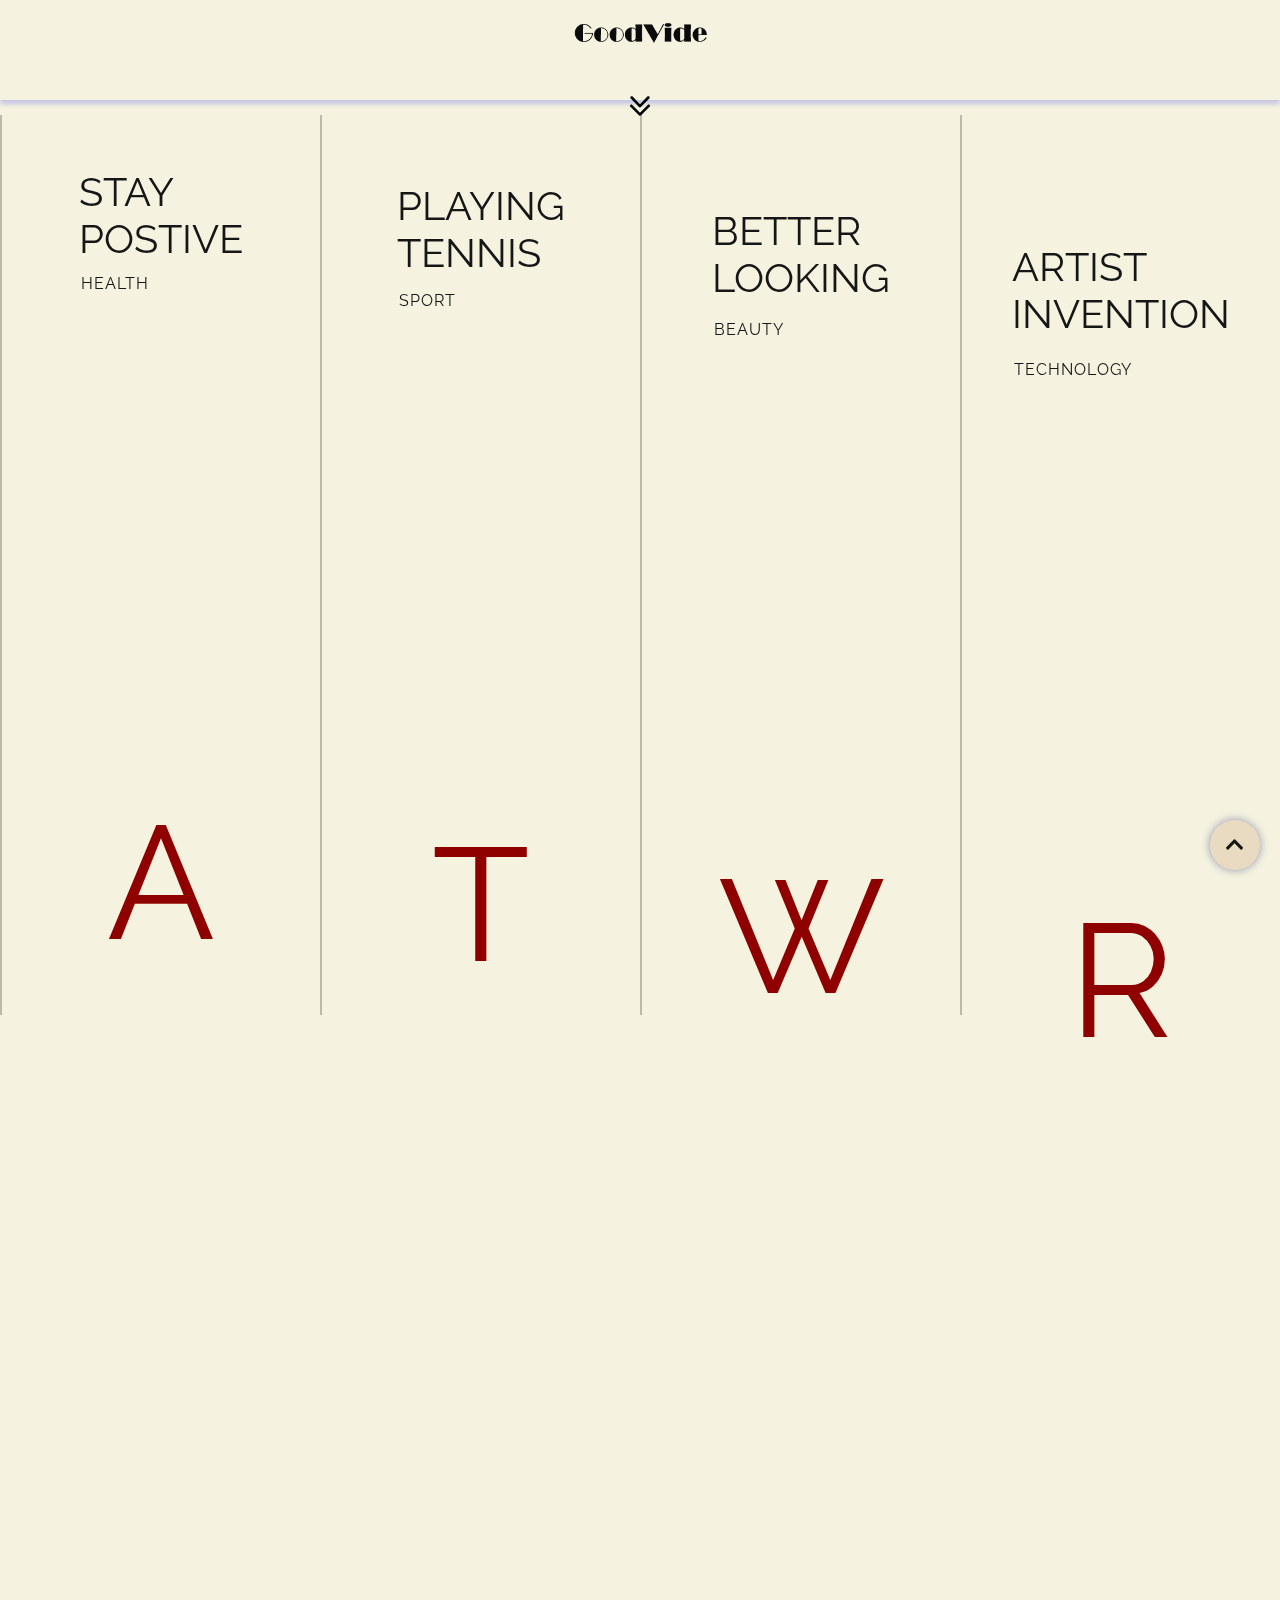
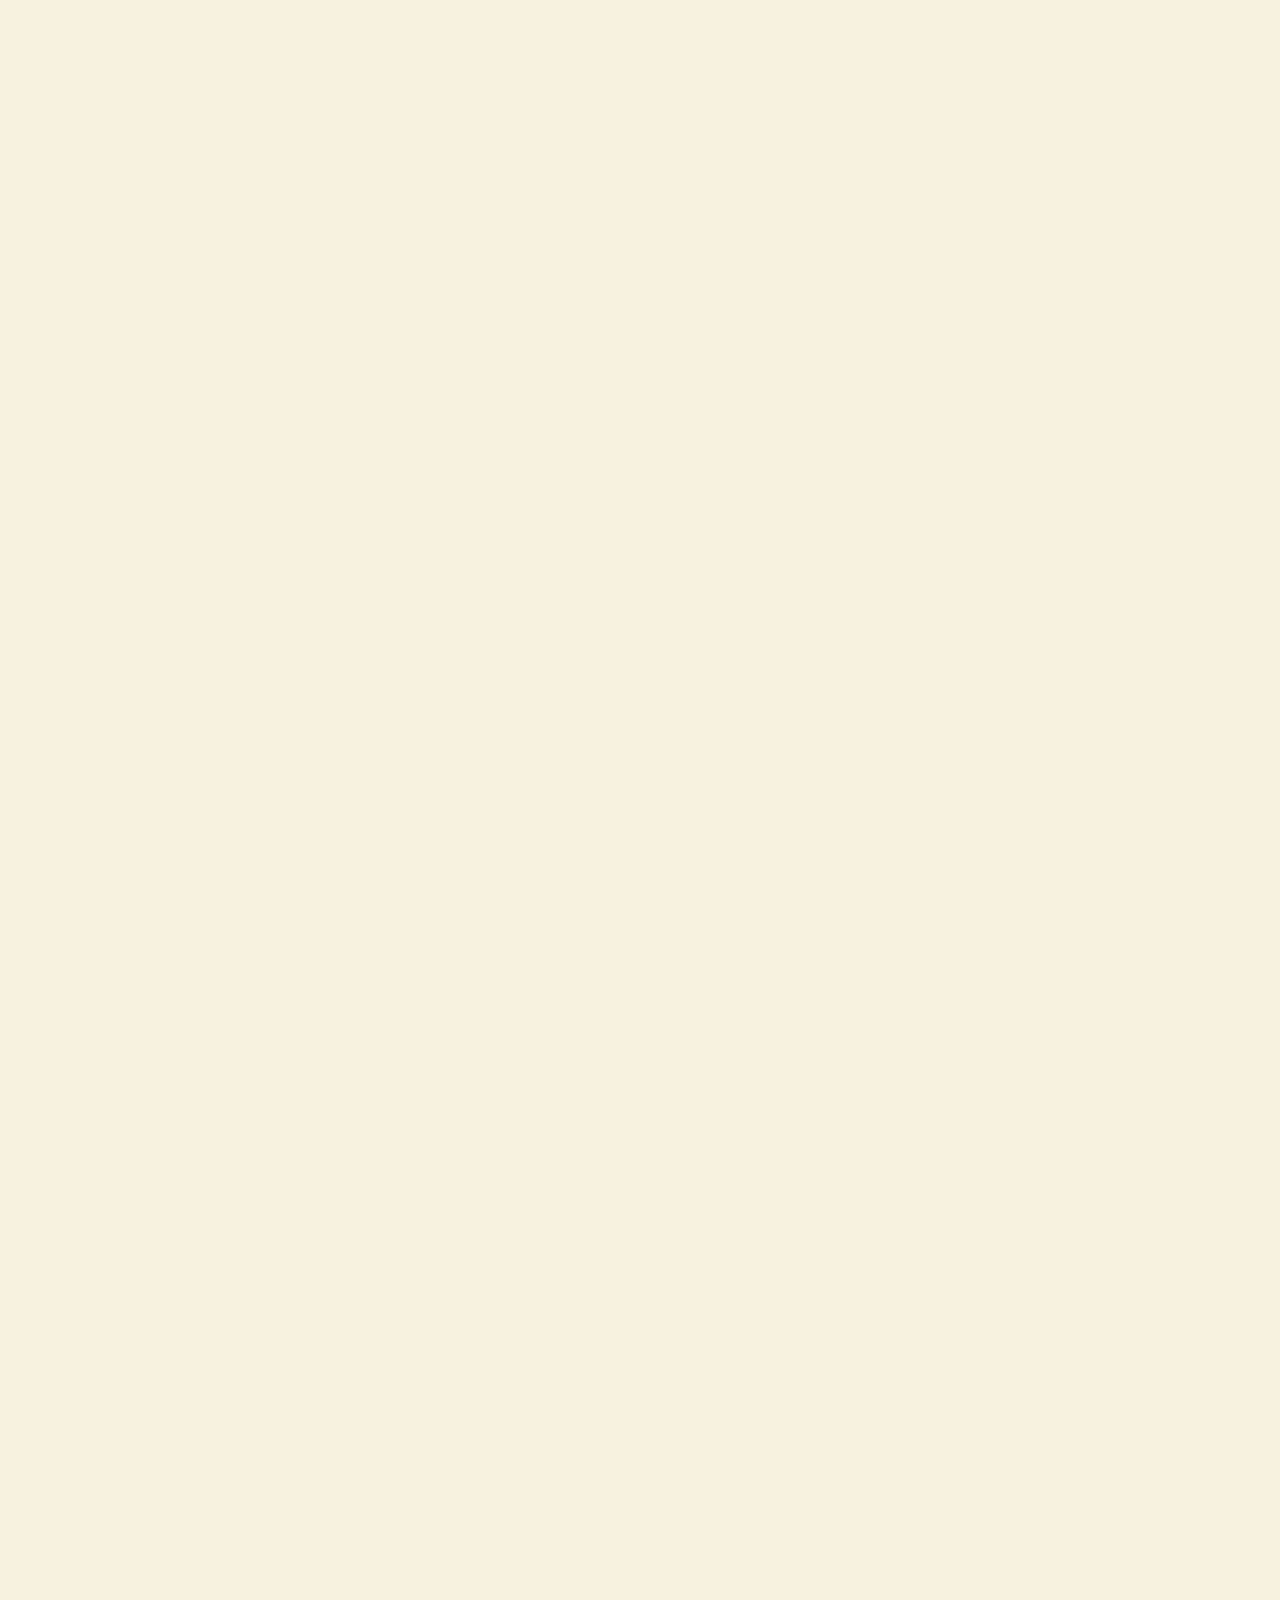
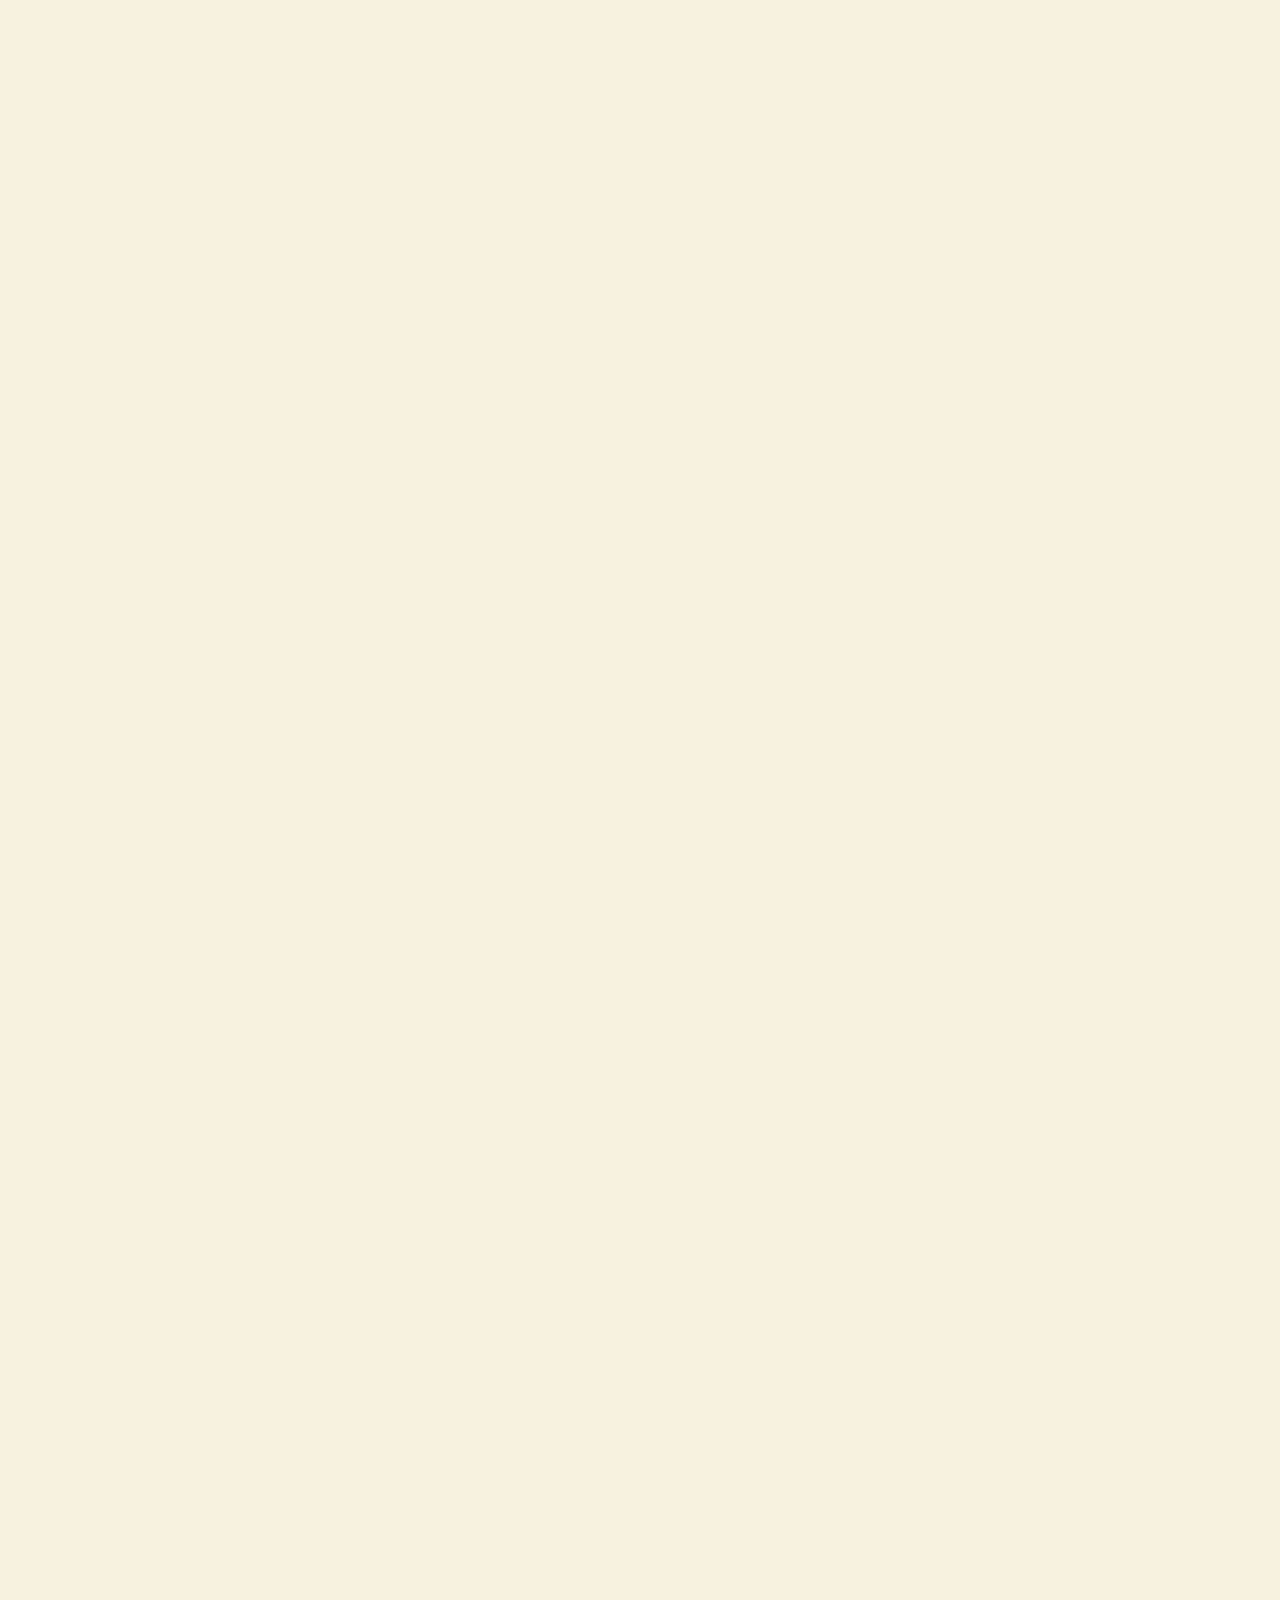
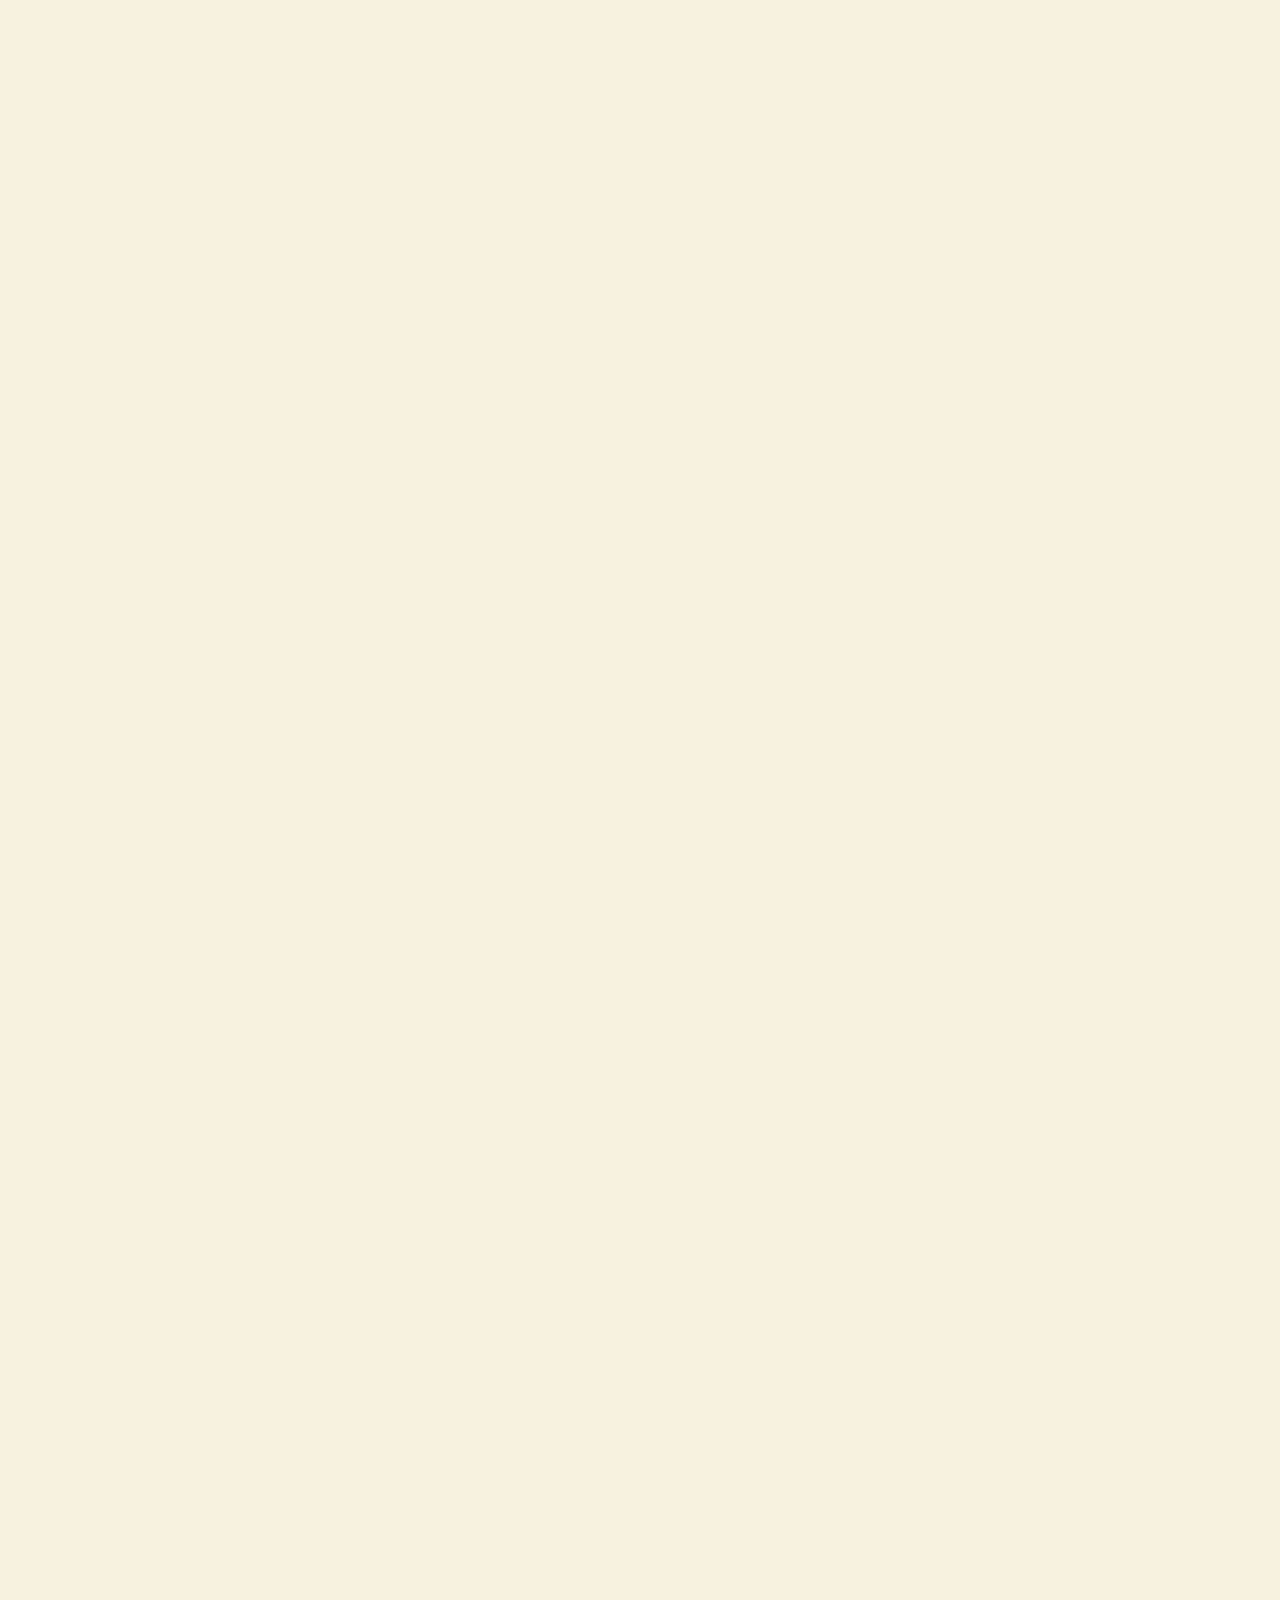
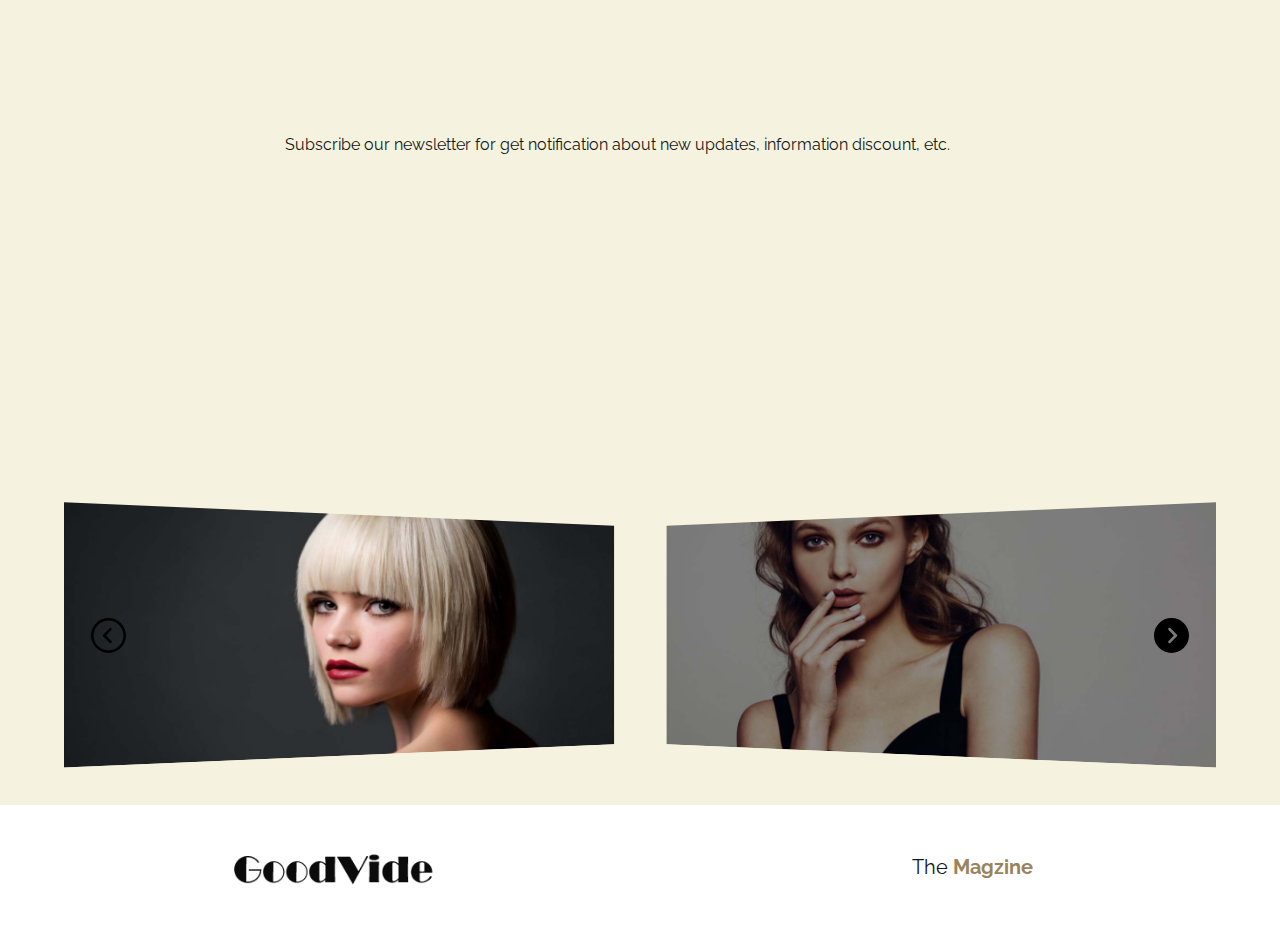
<file: index.html>
<!DOCTYPE html>
<html lang="en">
<head>
    <meta charset="UTF-8">
    <meta http-equiv="X-UA-Compatible" content="IE=edge">
    <meta name="viewport" content="width=device-width, initial-scale=1.0">
    <title>GoodVide</title>

    <link href="https://cdn.jsdelivr.net/npm/bootstrap@5.0.2/dist/css/bootstrap.min.css" rel="stylesheet" integrity="sha384-EVSTQN3/azprG1Anm3QDgpJLIm9Nao0Yz1ztcQTwFspd3yD65VohhpuuCOmLASjC" crossorigin="anonymous">

    <link rel="stylesheet" href="https://unpkg.com/swiper/swiper-bundle.min.css"/>
    <link rel="stylesheet" href="css/style.css">

    <!-- fontawsome -->
    <link rel="stylesheet" href="css/all.min.css">
    <link rel="stylesheet" href="css/fontawesome.min.css">

    <!-- AOS -->
    <link href="https://unpkg.com/aos@2.3.1/dist/aos.css" rel="stylesheet">
</head>
<body>


  <!-- navbar -->
  <header>
    <div class="logo"><img src="img/logo.png" alt="">
    </div>

  <div class="menu-btn open" onclick="toggle()">
    <img src="img/double-arrow-bottom.svg" alt="">
  </div>
  <div class="menu">
    <div class="menu-btn close active" onclick="togglerev()">
        <img src="img/close-line.svg" alt="">
    </div>
    <div class="showcase">
        <div class="hover1"></div>
        <div class="hover2"></div>
        <div class="hover3"></div>
        <div class="hover4"></div>
    </div>
    <div class="page-links">
        <ul class="ul">
            <div class="li1 li" style="background-color: #99845b;"><a href="index.html" class="a1">Home</a></div>
            <div class="li2 li"><a href="health.html" class="a2">Category</a></div>
            <div class="li3 li"><a href="about_us.html" class="a3">About</a></div>
            <div class="li4 li"><a href="contact.html" class="a4">Contact</a></div>
        </ul>
    </div>
    <div class="social-links">
        <ul class="ul">
            <li><a href="health.html">Health</a></li>
            <li><a href="sport.html">Sport</a></li>
            <li><a href="beauty.html">Beauty</a></li>
            <li><a href="tech.html">Technology</a></li>
            <li><a href="others.html">Others</a></li>
        </ul>
    </div>
</div>
</header> 

<div class="header-container">
  <div class="inner-container inner-container-1">
    <div class="inner-inner-container">
      <div class="top-section">
        <h1>stay<br>postive</h1>
        <p>Health</p>
      </div>
      <div class="bottom-section">A</div>
    </div>
  </div>
  <div class="inner-container inner-container-2">
    <div class="inner-inner-container">
      <div class="top-section">
        <h1>playing <br> Tennis</h1>
        <p>Sport</p>
      </div>
      <div class="bottom-section">T</div>
    </div>
  </div>
  <div class="inner-container inner-container-3">
    <div class="inner-inner-container">
      <div class="top-section">
        <h1>Better <br>looking</h1>
        <p>Beauty</p>
      </div>
      <div class="bottom-section">W</div>
    </div>
  </div>
  <div class="inner-container inner-container-4">
    <div class="inner-inner-container">
      <div class="top-section">
        <h1>artist <br>Invention</h1>
        <p>Technology</p>
      </div>
      <div class="bottom-section">R</div>
    </div>
  </div>

</div>



  <!-- content -->
  <div class="content-container">
    <div class="row">
      <!-- first row left col -both -->
      <div class="col-sm-12 col-md-12 col-lg-6 f-l">
        <div class="image" data-aos="fade-up">
          <img src="img/beauty/hair.jpg" alt="">
        </div>
        <div class="text" data-aos="fade-up">
          <span style="color: #99845b;">MAY 7, 2018 / Beauty</span>
          <h1><a href="#">A Closer Look At Our Front Porch Items From Lowe’s</a></h1>
          <p>Excepteur sint occaecat cupidatat non proident, sunt in culpa qui officia deserunt mollit anim id est laborum. Sed ut perspiciatis unde omnis iste natus error sit voluptatem accusantium doloremque laudantium</p>
          <div class="foot">
            <li><button><i class="fa-regular fa-thumbs-up"></i></button> 2 likes</li>
            <li><button><i class="fa-regular fa-comment"></i></button> 3 comments</li>
            <li><span style="color: #99845b; font-weight: bold;">By</span> <i>WYH</i></li>
          </div>
        </div>
        <div class="row s-r">
          <!-- second row left col-1 -->
          <div class="col-sm-12 col-md-6 col-lg-6 s-l s-l-1" data-aos="fade-up">
            <div class="image">
              <img src="img/health/teeth.jpg" alt="">
            </div>
            <div class="t-text">
              <h6 style="color: #99845b;">March 10, 2022 / Health</h6>
              <h4><a href="#">Is It Safe to Whiten Your Teeth with Activated Charcoal Toothpaste?</a></h4>
              <p>Will brushing your teeth with activated charcoal toothpaste really help whiten them and lift stains?</p>
            </div>
          </div>
          <div class="col-sm-12 col-md-6 col-lg-6 s-l s-l-2" data-aos="fade-down">
            <div class="image">
              <img src="img/tech/ipad-drawing.jpg" alt="">
            </div>
            <div class="t-text">
              <h6 style="color: #99845b;">MAY 17, 2018 / Technology</h6>
              <h4><a href="#">The Best Drawing Apps for Every Kind of iPad Artist </a></h4>
              <p>APPLE'S IPAD PRO and second-gen Apple Pencil are my favorite art tools. They've replaced all of my traditional art supplies.</p>
            </div>
          </div>
        </div>

        <div class="row t-r">
          <!-- third row left col-1 -->
          <div class="col-sm-12 col-md-6 col-lg-6 t-l t-l-1" data-aos="fade-up">
            <div class="image">
              <img src="img/sport/basketball.jpg" alt="">
            </div>
            <div class="t-text">
              <h6 style="color: #99845b;">MAY 10, 2018 / Sport</h6>
              <h4><a href="#">Booker has 35 points,Suns beat 76ers for 8th win in a row</a></h4>
              <p>Excepteur sint occaecat cupidatat non proident, sunt in culpa qui officia deserunt mollit.</p>
            </div>
          </div>
          <div class="col-sm-12 col-md-6 col-lg-6 t-l t-l-2" data-aos="fade-down">
            <div class="image">
              <img src="img/health/eye.jpg" alt="">
            </div>
            <div class="t-text">
              <h6 style="color: #99845b;">March 3, 2022 / Health</h6>
              <h4><a href="#">How to Choose the Best Eye Drops for Dry Eyes, According to Eye Doctors </a></h4>
              <p>Not all eye drops are created equal—here's what to look for to find the most relief.</p>
            </div>
          </div>
        </div>

        <div class="row fo-r">
          <!-- fourh row left col-1 -->
          <div class="col-sm-12 col-md-6 col-lg-6 fo-l fo-l-1" data-aos="fade-up">
            <div class="image">
              <img src="img/health/preg.jpg" alt="">
            </div>
            <div class="t-text">
              <h6 style="color: #99845b;">MAY 10, 2020 / Health</h6>
              <h4><a href="#">What Is Birth Trauma? Distress During Childbirth Can Have Lasting Effects—Here's How to Manage Them</a></h4>
              <p>Anxiety, hypervigilance, and panic in the days, weeks, or months following the birth are just some of the symptoms of birth trauma.</p>
            </div>
          </div>
          <div class="col-sm-12 col-md-6 col-lg-6 fo-l fo-l-2" data-aos="fade-down">
            <div class="image">
              <img src="img/beauty/suit-1.jpg" alt="">
            </div>
            <div class="t-text">
              <h6 style="color: #99845b;">MAY 17, 2018 / Beauty</h6>
              <h4><a href="#">9 RULES TO FOLLOW WHEN WEARING A SUIT</a></h4>
              <p>Excepteur sint occaecat cupidatat non proident, sunt in culpa qui officia deserunt mollit anim id est laborum.</p>
            </div>
          </div>
        </div>

      </div>



      <div class="col-sm-12 col-md-12 col-lg-6 f-r">
        <div class="right-content">

          <div class="about-section">
            <div class="right-border" data-aos="flip-down">About Us</div>
            <img src="img/Slider Images/Slider 1.jpg" alt="" data-aos="fade-up">
            <p data-aos="fade-up">Lorem ipsum dolor sit amet consectetur adipisicing elit. Tempore facilis aperiam quisquam asperiores ab natus</p>
          </div>

          <div class="social-section">
            <div class="right-border" data-aos="flip-down">Subscribe & Follow</div>
            <div class="social-icon" data-aos="flip-left" data-aos-duration="1000">
              <li><a href=""><i class="fa-brands fa-facebook-f"></i></a></li>
              <li><a href=""><i class="fa-brands fa-twitter"></i></a></li>
              <li><a href=""><i class="fa-brands fa-instagram"></i></a></li>
              <li><a href=""><i class="fa-brands fa-google-plus-g"></i></a></li>
              <li><a href=""><i class="fa-brands fa-pinterest"></i></a></li>
              <li><a href=""><i class="fa-brands fa-linkedin-in"></i></a></li>
            </div>
          </div>

          <div class="latest-post-section">
            <div class="right-border" data-aos="flip-down">Latest posts</div>

            <div class="row latest-post" data-aos="zoom-in-up" data-aos-duration="1000">
              <div class="col-md-12 col-lg-6">
                <img src="img/content/x2.jpg.pagespeed.ic.O_XU1ss8hP.webp" alt="">
              </div>
              <div class="col-md-12 col-lg-6"><p><a href="">10 Books to Read This Summer If You Want to Improve Yourself </a><br><small><b style="color:#99845b;">By </b><i>WYH</i></small></p></div>
            </div>

            <div class="row latest-post" data-aos="zoom-in-up" data-aos-duration="1000">
              <div class="col-md-12 col-lg-6">
                <img src="img/health/beauty.jpg" alt="">
              </div>
              <div class="col-md-12 col-lg-6"><p><a href="">Why I Decided to Give up My Favorite Foods and Go Vegan </a><br><small><b style="color:#99845b;">By </b><i>WYH</i></small></p></div>
            </div>

            <div class="row latest-post" data-aos="zoom-in-up" data-aos-duration="1000">
              <div class="col-md-12 col-lg-6">
                <img src="img/sport/tennis1.jpg" alt="">
              </div>
              <div class="col-md-12 col-lg-6"><p><a href="">"Novak Djokovic's late withdrawal sure affects...",says top coach  </a><br><small><b style="color:#99845b;">By </b><i>WYH</i></small></p></div>
            </div>

            <div class="row latest-post" data-aos="zoom-in-up" data-aos-duration="1000">
              <div class="col-md-12 col-lg-6">
                <img src="img/tech/iphones.jpg" alt="">
              </div>
              <div class="col-md-12 col-lg-6"><p><a href="">Apple wants you to rent the iPhone 14 and I think that's a great idea </a><br><small><b style="color:#99845b;">By </b><i>Aung Gyi</i></small></p></div>
            </div>

            <div class="row latest-post" data-aos="zoom-in-up" data-aos-duration="1000">
              <div class="col-md-12 col-lg-6">
                <img src="img/beauty/dry shampoo.jpg" alt="">
              </div>
              <div class="col-md-12 col-lg-6"><p><a href="">16 Hydrating Shampoos Guaranteed To Revive Your Dry Hair </a><br><small><b style="color:#99845b;">By </b><i>Aung Gyi</i></small></p></div>
            </div>

          </div>

          <div class="summer-collection"  data-aos="flip-up">
           <img src="img/content/add.webp" alt="">
          </div>

          <div class="content-me-section">
            <div class="right-border" data-aos="flip-down">News Letter</div>
            <p>Subscribe our newsletter for get notification about new updates, information discount, etc.</p>
            <div class="input-group mb-3" data-aos="zoom-in-down" data-aos-duration="1000">
              <input type="text" class="form" placeholder="Your Email" aria-label="Recipient's username" aria-describedby="button-addon2">
              <button class="send-mail" type="button" id="button-addon2"><i class="fa-solid fa-paper-plane"></i></button>
            </div>
          </div>

          <div class="popular-tag">
            <div class="right-border" data-aos="flip-down">Popular Tag</div>
            <div class="tag-list">
              <li data-aos="flip-right" data-aos-duration="1000"><button>lifestyle</button></li>
              <li data-aos="flip-right" data-aos-duration="1000"><button>Sport</button></li>
              <li data-aos="flip-right" data-aos-duration="1000"><button>Fashion</button></li>
              <li data-aos="flip-right" data-aos-duration="1000"><button>photograph</button></li>
              <li data-aos="flip-right" data-aos-duration="1000"><button>yoga</button></li>
              <li data-aos="flip-right" data-aos-duration="1000"><button>health food</button></li>
              <li data-aos="flip-right" data-aos-duration="1000"><button>summer holiday</button></li>
              <li data-aos="flip-right" data-aos-duration="1000"><button>supper food</button></li>
              <li data-aos="flip-right" data-aos-duration="1000"><button>life</button></li>
            </div>
          </div>

        </div>
      </div>
    </div>
  </div>

  <div class="swiper mySwiper-2 ">
    <div class="swiper-wrapper ">
        <div class="swiper-slide ">
            <img src="img/Slider Images/Slider 1.jpg " alt=" ">
            <a href="health.html" class="swiper-img-title "></a>
        </div>
        <div class="swiper-slide ">
            <img src="img/Slider Images/Slider 2.jpg" alt=" ">
            <a href="sport.html" class="swiper-img-title "></a>
        </div>
        <div class="swiper-slide ">
            <img src="img/Slider Images/Slider 3.jpg" alt=" ">
            <a href="beauty.html" class="swiper-img-title "></a>
        </div>
        <div class="swiper-slide ">
            <img src="img/health/beauty1.jpg" alt=" ">
            <a href="beauty.html" class="swiper-img-title "></a>
        </div>
        <div class="swiper-slide ">
            <img src="img/health/tallimg.jpg" alt=" ">
            <a href="beauty.html" class="swiper-img-title "></a>
        </div>
        <div class="swiper-slide ">
            <img src="img/beauty/hair.jpg" alt=" ">
            <a href="beauty.html" class="swiper-img-title "></a>
        </div>
        
    </div>
    <div class="swiper-button-next text-dark "></div>
    <div class="swiper-button-prev text-dark "></div>
  </div>
  
  <div class="up">
    <i class="fa-solid fa-chevron-up img-below"></i>
    <i class="fa-solid fa-hand-point-up img-top"></i>
  </div>

<div class="footer">
    <img src="img/logo.png" alt="">
    <p>The <span style="color: #99845b; font-weight: bolder;" >Magzine</span></p>
</div>



<script src="https://cdn.jsdelivr.net/npm/bootstrap@5.0.2/dist/js/bootstrap.bundle.min.js" integrity="sha384-MrcW6ZMFYlzcLA8Nl+NtUVF0sA7MsXsP1UyJoMp4YLEuNSfAP+JcXn/tWtIaxVXM" crossorigin="anonymous"></script>
<script src="https://cdnjs.cloudflare.com/ajax/libs/gsap/3.9.1/gsap.min.js"></script>
<script src="https://unpkg.com/swiper/swiper-bundle.min.js"></script>
<script src="https://unpkg.com/aos@2.3.1/dist/aos.js"></script>
<script src="js/bootstrap.bundle.min.js"></script>
<script src="js/index.js"></script>

</body>
</html>
</file>
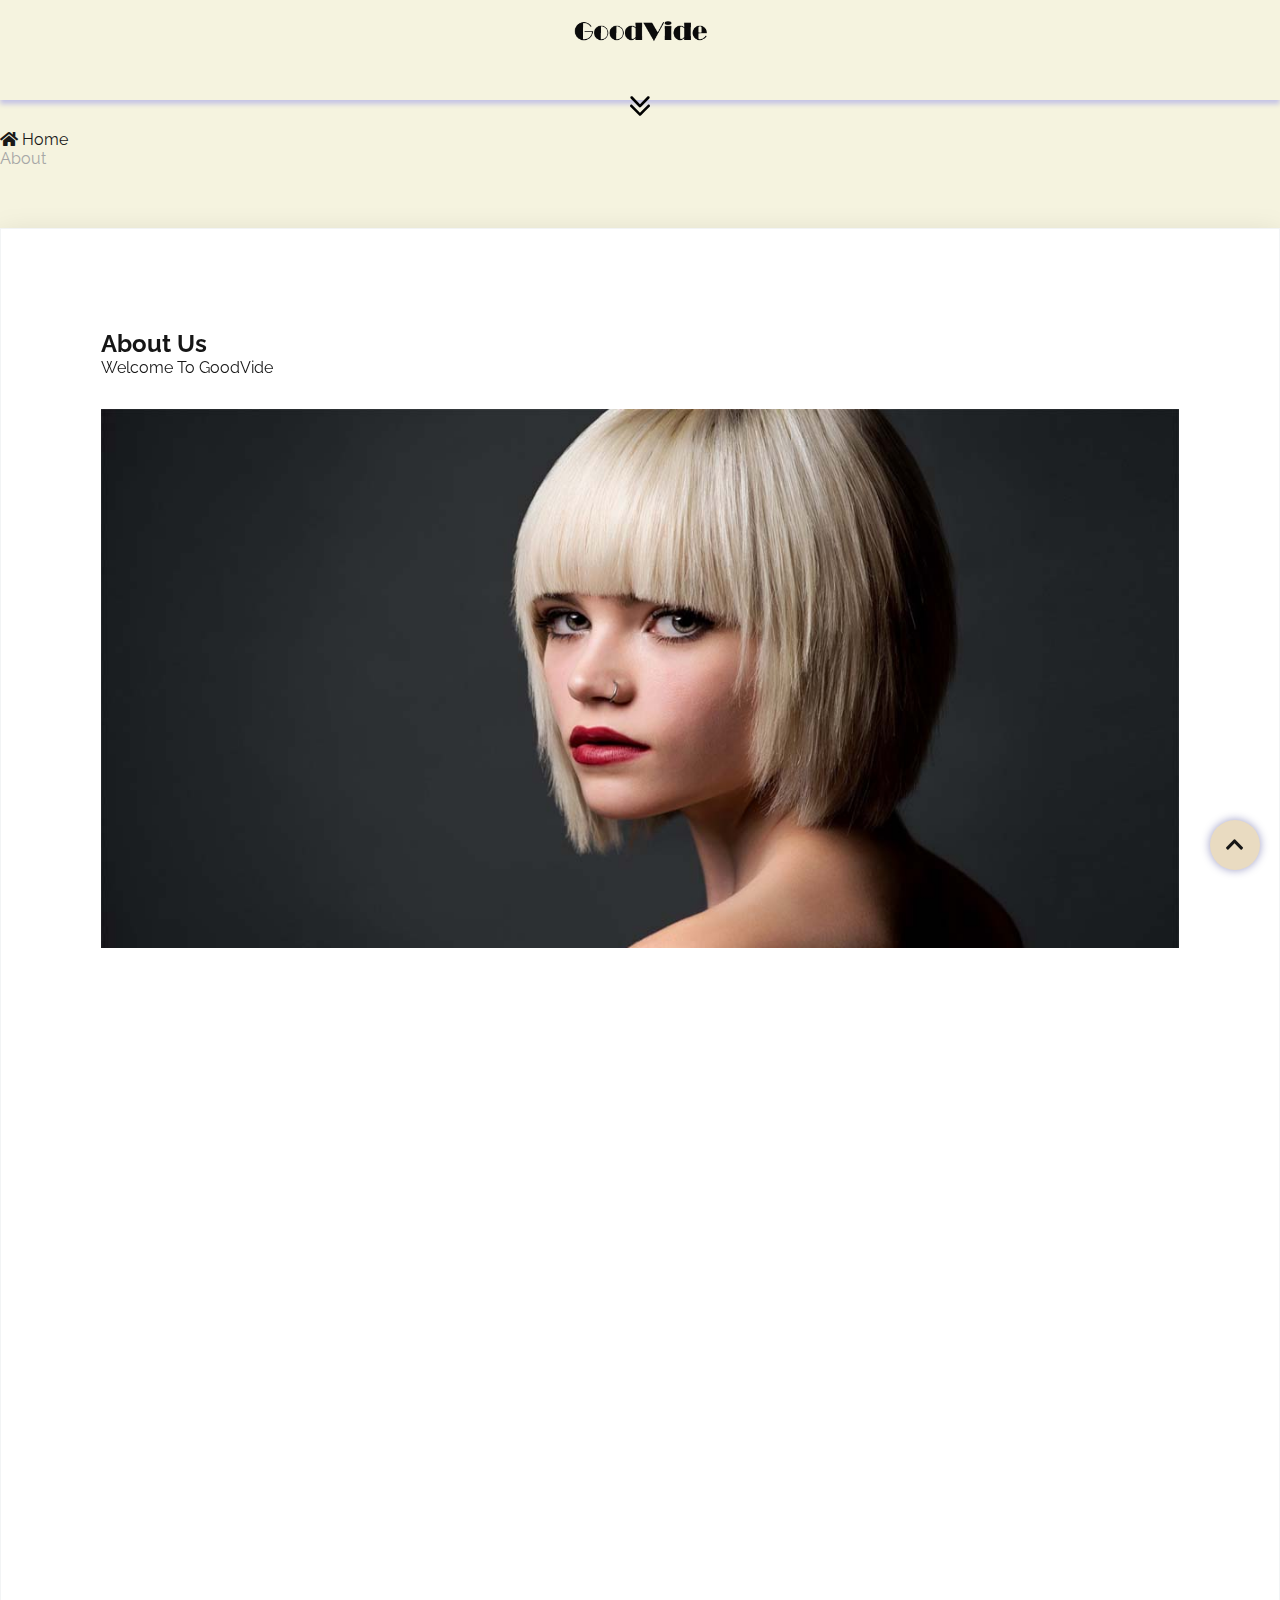
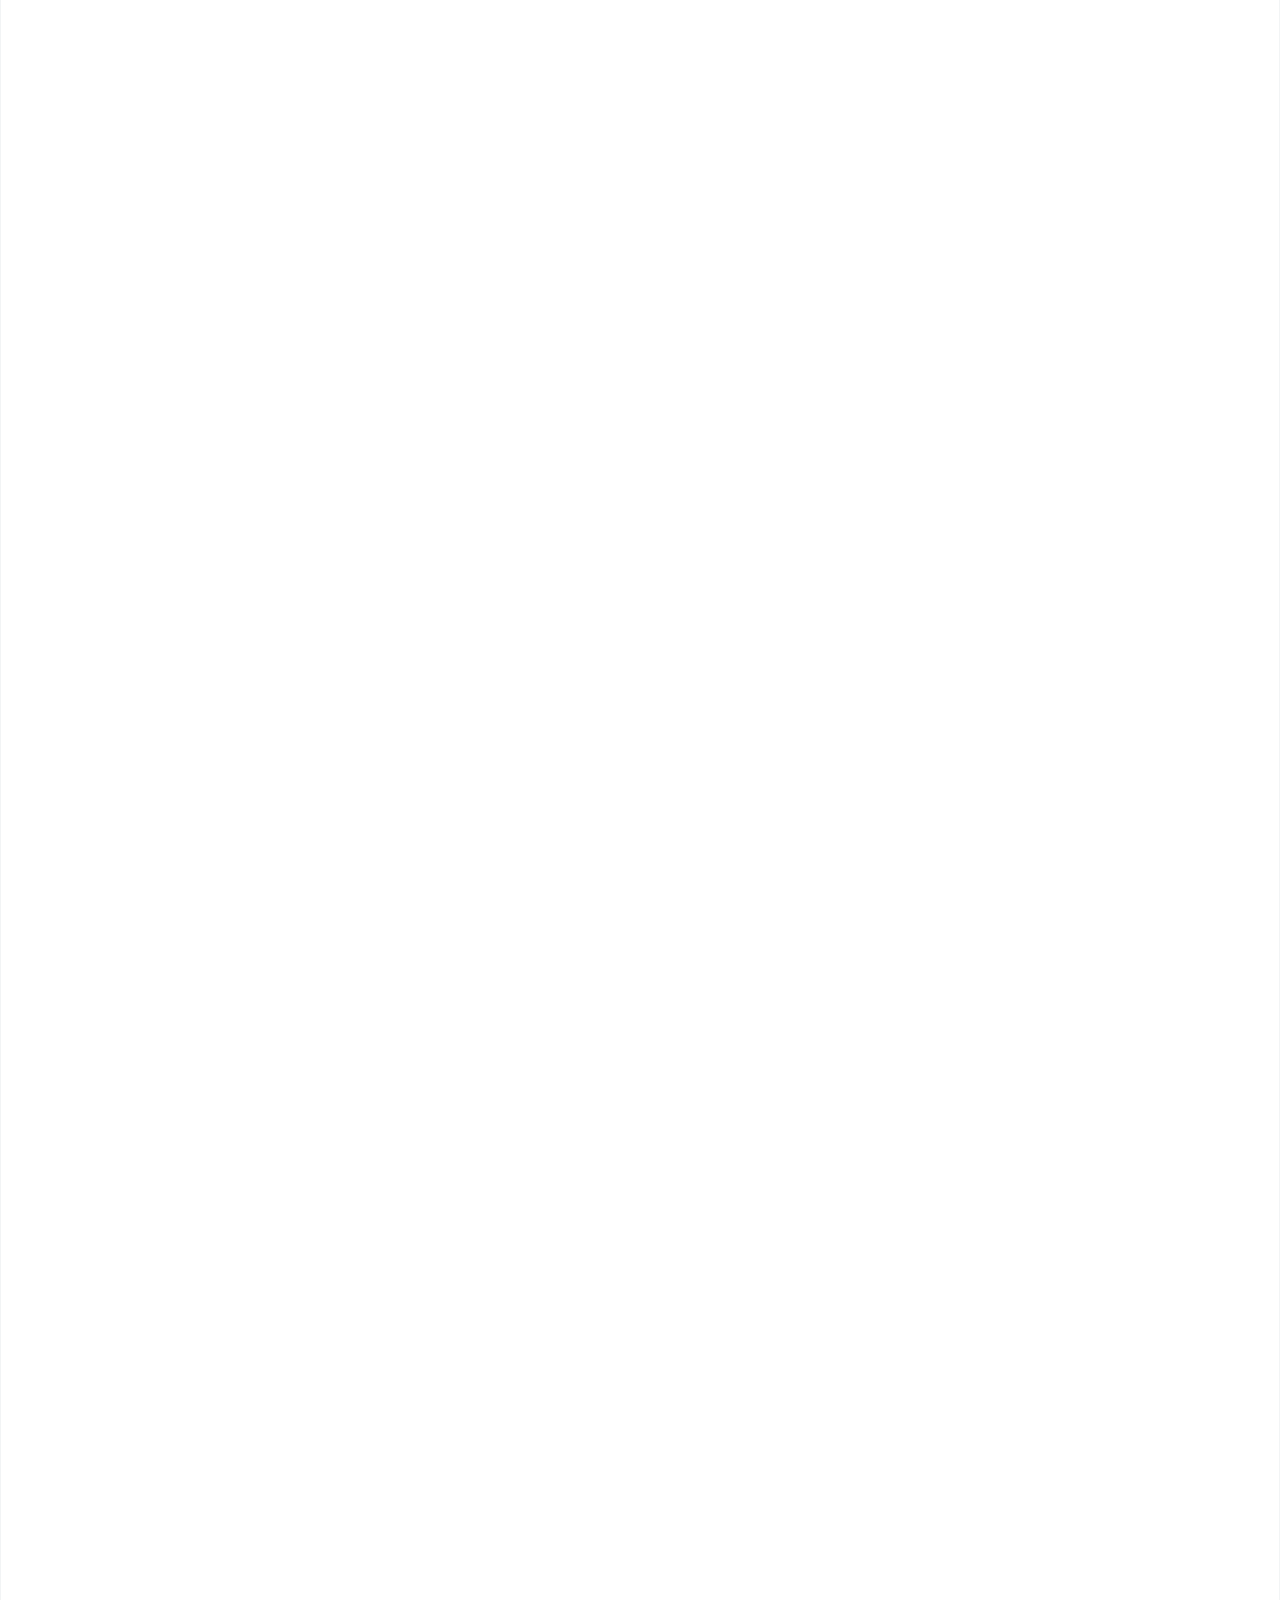
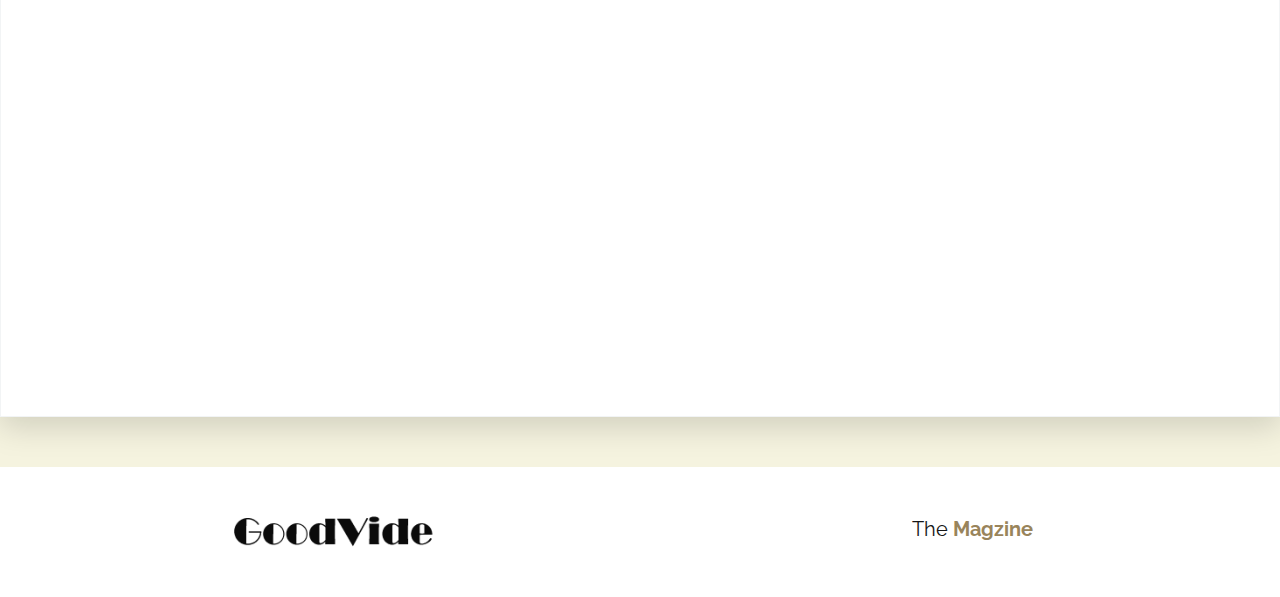
<file: about_us.html>
<!DOCTYPE html>
<html lang="en">

<head>
    <meta charset="UTF-8" />
    <meta http-equiv="X-UA-Compatible" content="IE=edge" />
    <meta name="viewport" content="width=device-width, initial-scale=1.0" />
    <title>About Us</title>
    <link href="https://cdn.jsdelivr.net/npm/bootstrap@5.0.2/dist/css/bootstrap.min.css" rel="stylesheet" integrity="sha384-EVSTQN3/azprG1Anm3QDgpJLIm9Nao0Yz1ztcQTwFspd3yD65VohhpuuCOmLASjC" crossorigin="anonymous">

    <link rel="stylesheet" href="https://unpkg.com/swiper/swiper-bundle.min.css" />
    <link rel="stylesheet" href="css/about-style.css">

    <!-- fontawsome -->
    <link rel="stylesheet" href="css/all.min.css">
    <link rel="stylesheet" href="css/fontawesome.min.css">

    <!-- AOS -->
    <link href="https://unpkg.com/aos@2.3.1/dist/aos.css" rel="stylesheet">
</head>

<body>
    <!-- navbar -->
    <header>
        <div class="logo"><img src="img/logo.png" alt="">
        </div>

        <div class="menu-btn open" onclick="toggle()">
            <img src="img/double-arrow-bottom.svg" alt="">
        </div>
        <div class="menu">
            <div class="menu-btn close active" onclick="togglerev()">
                <img src="img/close-line.svg" alt="">
            </div>
            <div class="showcase">
                <div class="hover1"></div>
                <div class="hover2"></div>
                <div class="hover3"></div>
                <div class="hover4"></div>
            </div>
            <div class="page-links">
                <ul class="ul">
                    <div class="li1 li"><a href="index.html" class="a1">Home</a></div>
                    <div class="li2 li"><a href="health.html" class="a2">Category</a></div>
                    <div class="li3 li" style="background-color: #99845b;"><a href="about_us.html" class="a3">About</a></div>
                    <div class="li4 li"><a href="contact.html" class="a4">Contact</a></div>
                </ul>
            </div>
            <div class="social-links">
                <ul class="ul">
                    <li><a href="health.html">Health</a></li>
                    <li><a href="sport.html">Sport</a></li>
                    <li><a href="beauty.html">Beauty</a></li>
                    <li><a href="tech.html">Technology</a></li>
                    <li><a href="others.html">Others</a></li>
                </ul>
            </div>
        </div>
    </header>
    <div class="breadcrumb-area">
        <div class="container">
            <div class="row">
                <div class="col-12">
                    <nav aria-label="breadcrumb">
                        <ol class="breadcrumb">
                            <li class="breadcrumb-item">
                                <a href="index.html"><i class="fa fa-home"></i> Home</a>
                            </li>
                            <li class="breadcrumb-item active" aria-current="page">
                                About
                            </li>
                        </ol>
                    </nav>
                </div>
            </div>
        </div>
    </div>
    <div class="about-us-area">
        <div class="container">
            <div class="row">
                <div class="col-12">
                    <div class="about-content">
                        <div class="about-header text-center" data-aos="flip-down" data-aos-duration="2000">
                            <h2>About Us</h2>
                            <p>Welcome To GoodVide</p>
                        </div>
                        <img src="img/Slider Images/Slider 1.jpg" data-aos="zoom-in-up" data-aos-duration="2000">
                        <div class="about-us-para">
                            <p data-aos="fade-up" data-aos-duration="1000">
                                Lorem ipsum dolor sit amet, consectetur adipisicing elit, sed do eiusmod tempor incididunt ut labore et dolore magna aliqua. Ut enim ad minim veniam, quis nostrud exercitation ullamco laboris nisi ut aliquip ex ea commodo consequat. Duis aute irure dolor
                                in reprehenderit in voluptate velit esse cillum dolore eu fugiat nulla pariatur.
                            </p>
                            <p data-aos="fade-up" data-aos-duration="1000">
                                Lorem ipsum dolor sit amet, consectetur adipisicing elit, sed do eiusmod tempor incididunt ut labore et dolore magna aliqua. Ut enim ad minim veniam, quis nostrud exercitation ullamco laboris nisi ut aliquip ex ea commodo consequat. Duis aute irure dolor
                                in reprehenderit in voluptate velit esse cillum dolore eu fugiat nulla pariatur.
                            </p>
                            <blockquote data-aos="zoom-in-down" data-aos-duration="2000">
                                <div class="blockquote-icon">
                                    <i class="fas fa-quote-right"></i>
                                </div>
                                <div class="blockquote-text">
                                    <h5>
                                        <i>“If you're going to try, go all the way. There is no
                        other feeling like that. You will be alone with the
                        gods, and the nights will flame with fire.”
                      </i>
                                    </h5>
                                </div>
                            </blockquote>
                            <p data-aos="fade-up" data-aos-duration="1000">
                                Lorem ipsum dolor sit amet, consectetur adipisicing elit, sed do eiusmod tempor incididunt ut labore et dolore magna aliqua. Ut enim ad minim veniam, quis nostrud exercitation ullamco laboris nisi ut aliquip ex ea commodo consequat.
                            </p>
                        </div>
                        <div class="row">
                            <div class="col-12 col-md-4" data-aos="flip-left" data-aos-easing="ease-out-cubic" data-aos-duration="2000">
                                <img src="img/Slider Images/Slider 2.jpg" alt="" />
                            </div>
                            <div class="col-12 col-md-4" data-aos="flip-left" data-aos-easing="ease-out-cubic" data-aos-duration="2000">
                                <img src="img/Slider Images/Slider 3.jpg" alt="" />
                            </div>
                            <div class="col-12 col-md-4" data-aos="flip-left" data-aos-easing="ease-out-cubic" data-aos-duration="2000">
                                <img src="img/Slider Images/Slider 1.jpg" alt="" />
                            </div>
                        </div>
                        <div class="about-us-para">
                            <h4 data-aos="fade-up">What we do</h4>
                            <p data-aos="fade-up">
                                Lorem ipsum dolor sit amet, consectetur adipisicing elit, sed do eiusmod tempor incididunt ut labore et dolore magna aliqua. Ut enim ad minim veniam, quis nostrud exercitation ullamco laboris nisi ut aliquip ex ea commodo consequat.
                            </p>
                            <ul>
                                <li data-aos="fade-right" data-aos-duration="1000">
                                    <i class="fa fa-check"></i> Lorem ipsum dolor sit amet consectetur, adipisicing elit. Culpa voluptatum voluptatibus nihil.
                                </li>
                                <li data-aos="fade-right" data-aos-duration="1000">
                                    <i class="fa fa-check"></i> Lorem ipsum dolor sit amet consectetur, adipisicing elit. Explicabo molestiae quos autem architecto fugiat.
                                </li>
                                <li data-aos="fade-right" data-aos-duration="1000">
                                    <i class="fa fa-check"></i> Lorem ipsum dolor sit amet consectetur adipisicing elit. Repudiandae, pariatur?
                                </li>
                                <li data-aos="fade-right" data-aos-duration="1000">
                                    <i class="fa fa-check"></i> Lorem ipsum dolor sit amet consectetur adipisicing elit. Iste ipsam dolores fugit.
                                </li>
                                <li data-aos="fade-right" data-aos-duration="1000">
                                    <i class="fa fa-check"></i> Lorem ipsum dolor sit, amet consectetur adipisicing elit. Fugit.
                                </li>
                            </ul>
                            <p data-aos="fade-up">
                                Nullam venenatis, nisi ac scelerisque tincidunt, elit ante volutpat velit, a rhoncus ipsum est vel nulla. Nulla nibh arcu, porttitor non ipsum vel, ullamcorper faucibus mauris. Vivamus interdum molestie ex, id tincidunt nibh volutpat eu. Nunc tempus porttitor
                                tortor. Pellentesque id efficitur odio. Phasellus non risus dapibus, lobortis mi non, tincidunt lorem. Curabitur sed dolor felis. Vivamus mollis fringilla dictum.
                            </p>
                        </div>
                    </div>
                </div>
            </div>
        </div>
    </div>


    <div class="up">
        <i class="fa-solid fa-chevron-up img-below"></i>
        <i class="fa-solid fa-hand-point-up img-top"></i>
    </div>


    <div class="footer">
        <img src="img/logo.png" alt="">
        <p>The <span style="color: #99845b; font-weight: bolder;">Magzine</span></p>
    </div>

    <script src="https://cdn.jsdelivr.net/npm/bootstrap@5.0.2/dist/js/bootstrap.bundle.min.js" integrity="sha384-MrcW6ZMFYlzcLA8Nl+NtUVF0sA7MsXsP1UyJoMp4YLEuNSfAP+JcXn/tWtIaxVXM" crossorigin="anonymous"></script>
    <script src="https://cdnjs.cloudflare.com/ajax/libs/gsap/3.9.1/gsap.min.js"></script>
    <script src="https://unpkg.com/swiper/swiper-bundle.min.js"></script>
    <script src="https://unpkg.com/aos@2.3.1/dist/aos.js"></script>
    <script src="js/bootstrap.bundle.min.js"></script>
    <script src="js/index.js"></script>
</body>

</html>
</file>
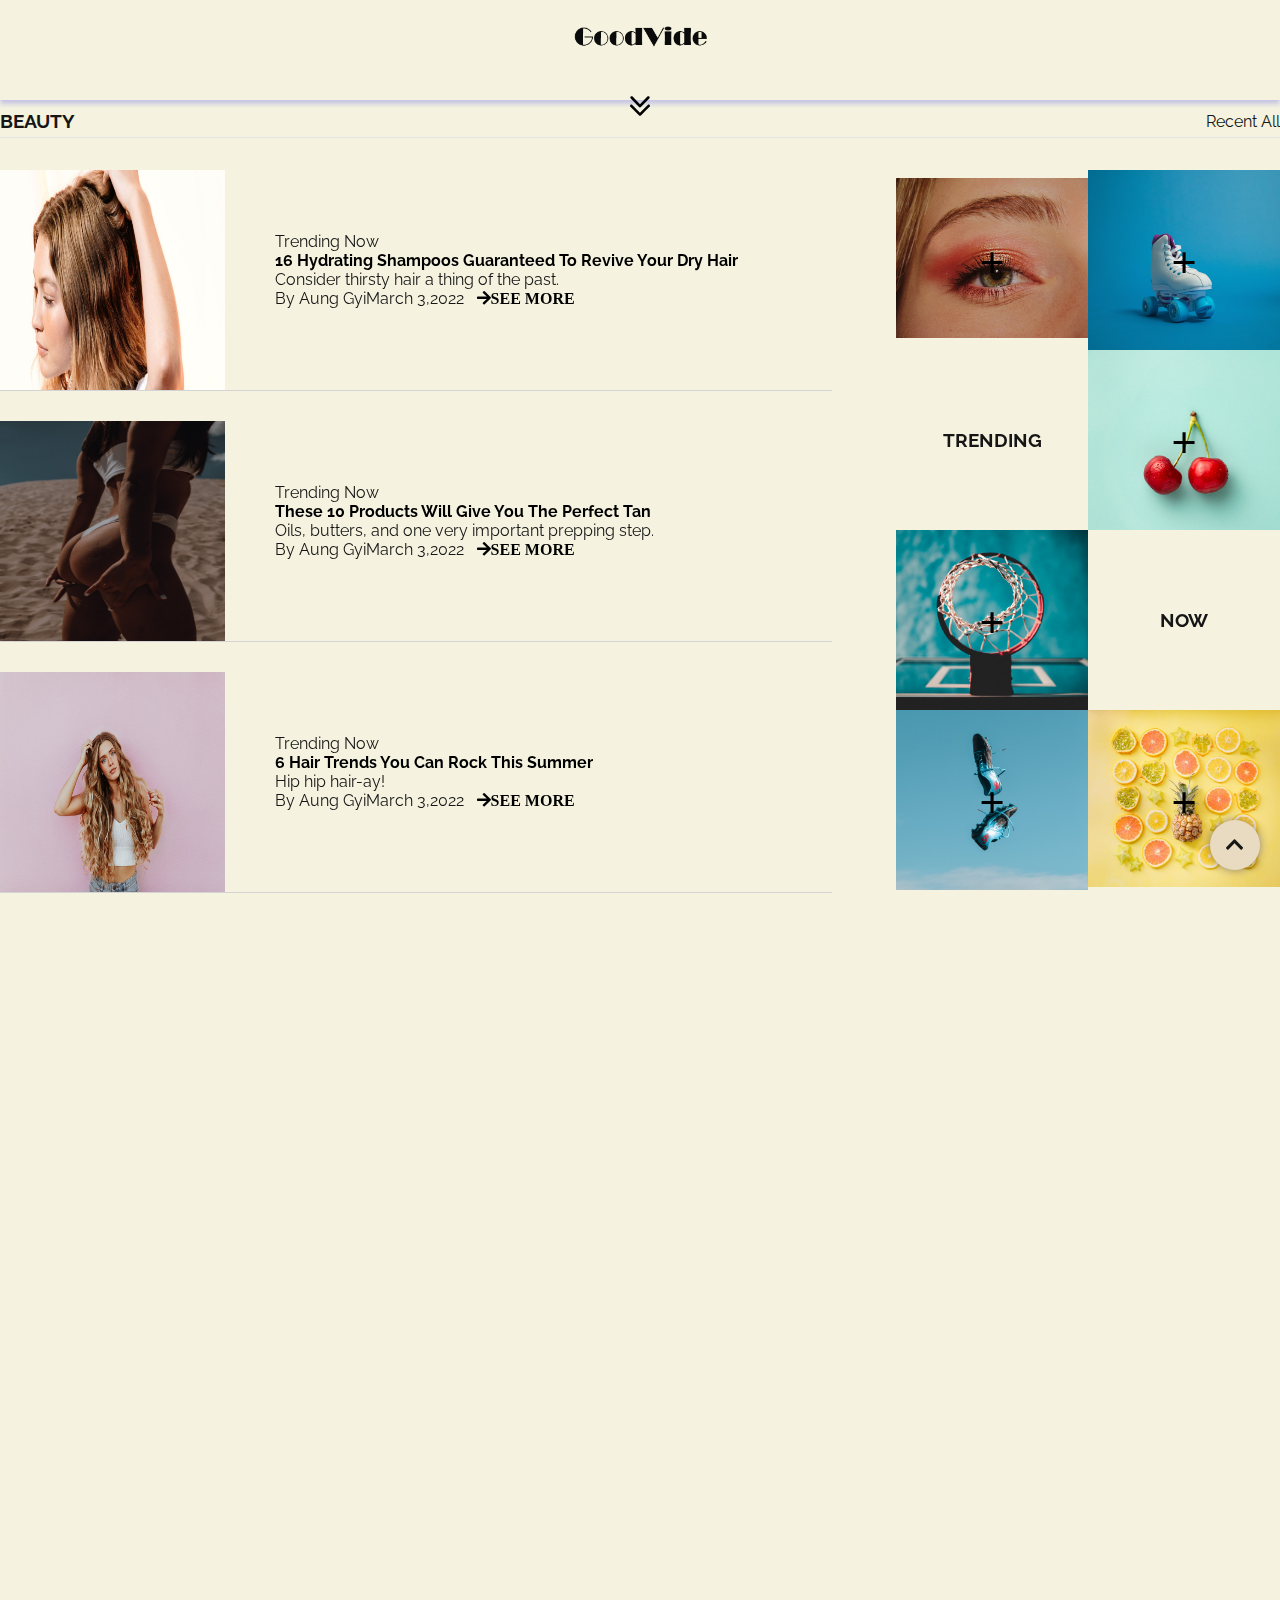
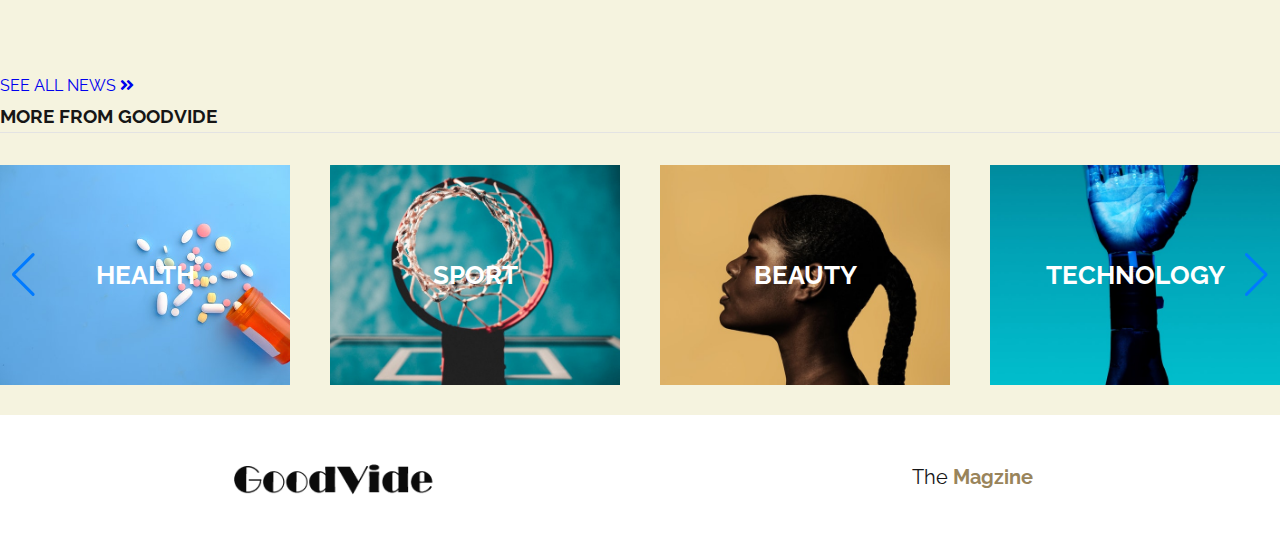
<file: beauty.html>
<!DOCTYPE html>
<html lang="en">

<head>
    <meta charset="UTF-8">
    <meta name="viewport" content="width=device-width, initial-scale=1.0">
    <title>GoodVide</title>
    <link href="https://cdn.jsdelivr.net/npm/bootstrap@5.0.2/dist/css/bootstrap.min.css" rel="stylesheet" integrity="sha384-EVSTQN3/azprG1Anm3QDgpJLIm9Nao0Yz1ztcQTwFspd3yD65VohhpuuCOmLASjC" crossorigin="anonymous">

    <link rel="stylesheet" href="https://unpkg.com/swiper/swiper-bundle.min.css"/>
    <link rel="stylesheet" href="css/health.css">

    <!-- fontawsome -->
    <link rel="stylesheet" href="css/all.min.css">
    <link rel="stylesheet" href="css/fontawesome.min.css">

    <!-- AOS -->
    <link href="https://unpkg.com/aos@2.3.1/dist/aos.css" rel="stylesheet">
</head>
<body>

    <!-- navbar -->
  <header>
    <div class="logo"><img src="img/logo.png" alt="">
    </div>

  <div class="menu-btn open" onclick="toggle()">
    <img src="img/double-arrow-bottom.svg" alt="">
  </div>
  <div class="menu">
    <div class="menu-btn close active" onclick="togglerev()">
        <img src="img/close-line.svg" alt="">
    </div>
    <div class="showcase">
        <div class="hover1"></div>
        <div class="hover2"></div>
        <div class="hover3"></div>
        <div class="hover4"></div>
    </div>
    <div class="page-links">
        <ul class="ul">
            <div class="li1 li"><a href="index.html" class="a1">Home</a></div>
            <div class="li2 li" style="background-color: #99845b;"><a href="health.html" class="a2">Category</a></div>
            <div class="li3 li"><a href="about_us.html" class="a3">About</a></div>
            <div class="li4 li"><a href="contact.html" class="a4">Contact</a></div>
        </ul>
    </div>
    <div class="social-links">
        <ul class="ul">
            <li><a href="health.html">Health</a></li>
            <li><a href="sport.html">Sport</a></li>
            <li style="background-color: #99845b;"><a href="beauty.html">Beauty</a></li>
            <li><a href="tech.html">Technology</a></li>
            <li><a href="others.html">Others</a></li>
        </ul>
    </div>
</div>
</header> 
    <div class="container">
        <div class="post-header">
            <div>
                <h3 class="post-title">Beauty</h3>
            </div>
            <div>
                <p class="post-title-1">Recent All</p>
            </div>
        </div>
        <div class="main-banner">
            <div class="main-banner-1">
                <div class="post-banner" data-aos="fade-right">
                    <div class="post-img">
                        <img src="img/beauty/dry shampoo.jpg" alt="" class="">
                    </div>
                    <div class="post-detail">
                        <p class="text-secondary">Trending Now</p>
                        <h4>16 Hydrating Shampoos Guaranteed To Revive Your Dry Hair
                        </h4>
                        <p>Consider thirsty hair a thing of the past.

                        </p>
                        <span class="text-secondary pe-1">By Aung Gyi</span><span class="text-danger">March
                                3,2022
                            </span>

                        <a href="health_details.html" class="see-more-btn"> <i class="fa fa-arrow-right" aria-hidden="true">SEE MORE</i></a>
                    </div>
                </div>
                <div class="post-banner" data-aos="fade-right">
                    <div class="post-img">
                        <img src="img/beauty/tan3.jpg" alt="" class="">
                    </div>
                    <div class="post-detail">
                        <p class="text-secondary">Trending Now</p>
                        <h4>These 10 Products Will Give You The Perfect Tan
                        </h4>
                        <p>Oils, butters, and one very important prepping step.</p>

                        <span class="text-secondary pe-1">By Aung Gyi</span><span class="text-danger">March
                                3,2022
                            </span>
                        <a href="health_details.html" class="see-more-btn"> <i class="fa fa-arrow-right" aria-hidden="true">SEE MORE</i></a>
                    </div>
                </div>
                <div class="post-banner" data-aos="fade-right">
                    <div class="post-img">
                        <img src="img/beauty/hair.jpg" alt="" class="">
                    </div>
                    <div class="post-detail">
                        <p class="text-secondary">Trending Now</p>
                        <h4>6 Hair Trends You Can Rock This Summer
                        </h4>
                        <p>Hip hip hair-ay!</p>

                        <span class="text-secondary pe-1">By Aung Gyi</span><span class="text-danger">March
                                3,2022
                            </span>
                        <a href="health_details.html" class="see-more-btn"> <i class="fa fa-arrow-right" aria-hidden="true">SEE MORE</i></a>
                    </div>
                </div>
                <div class="post-banner" data-aos="fade-right">
                    <div class="post-img">
                        <img src="img/beauty/skincare men.jpeg" alt="" class="">
                    </div>
                    <div class="post-detail">
                        <p class="text-secondary">Trending Now</p>

                        <h4>SIX SKINCARE HACKS ALL GUYS SHOULD LEARN
                        </h4>
                        <p>When it comes to keeping up appearances, most dudes want to look good without wasting a lot of time and money.</p>
                        <span class="text-secondary pe-1">By Aung Gyi</span><span class="text-danger">March
                                3,2022
                            </span>
                        <a href="health_details.html" class="see-more-btn"> <i class="fa fa-arrow-right" aria-hidden="true">SEE MORE</i></a>
                    </div>
                </div>
                <div class="post-banner" data-aos="fade-right">
                    <div class="post-img">
                        <img src="img/beauty/suit-1.jpg" alt="" class="">
                    </div>
                    <div class="post-detail">
                        <p class="text-secondary">Trending Now</p>

                        <h4>9 RULES TO FOLLOW WHEN WEARING A SUIT
                        </h4>
                        <p>The suit really is the be-all and end-all of style. It’s something every man should own, and it’s something that instantly makes you look and feel better. </p>
                        <span class="text-secondary pe-1">By Aung Gyi</span><span class="text-danger">March
                                3,2022
                            </span>
                        <a href="health_details.html" class="see-more-btn"> <i class="fa fa-arrow-right" aria-hidden="true">SEE MORE</i></a>
                    </div>
                </div>
                <div class="post-banner" data-aos="fade-right">
                    <div class="post-img">
                        <img src="img/beauty/bodybuilding.jpg" alt="" class="">
                    </div>
                    <div class="post-detail">
                        <p class="text-secondary">Trending Now</p>

                        <h4>5 HEALTH AND WELLNESS TIPS FOR MEN TRYING TO LOSE WEIGHT
                        </h4>
                        <p>If you’re anything like the average person, you’re tired of making weight-loss goals only to gain the pounds back in the subsequent months. If our illustration hits a little too close to home, here’s how you can get in shape once and for all. </p>
                        <span class="text-secondary pe-1">By Aung Gyi</span>
                        <span class="text-danger">March 3,2022</span>
                        <a href="health_details.html" class="see-more-btn"> <i class="fa fa-arrow-right" aria-hidden="true">SEE MORE</i></a>
                    </div>
                </div>
            </div>
            <div class="main-banner-2">
                <div class="main-banner-2-left">
                    <div class="main-banner-2-detail">
                        <div class="main-banner-2-img" data-aos="flip-down">
                            <a href="beauty.html" class="w-100 h-100">
                                <i class="fa fa-plus main-banner-2-img-overlay" aria-hidden="true"></i>
                                <img src="img/health/beauty.jpg" alt="" class="">
                            </a>
                        </div>
                        <div class="main-banner-2-img" data-aos="flip-down">
                            <a href="" class="w-100 h-100">
                                <i class="fa fa-plus main-banner-2-img-overlay" aria-hidden="true"></i>
                                <img src="img/health/fitness 2.jpg" alt="" class="">
                            </a>
                        </div>
                        <div class="main-banner-2-img" data-aos="flip-down">
                            <div>
                                <h3> TRENDING</h3>
                            </div>
                        </div>
                        <div class="main-banner-2-img" data-aos="flip-down">
                            <a href="health.html" class="w-100 h-100">
                                <i class="fa fa-plus main-banner-2-img-overlay" aria-hidden="true"></i>
                                <img src="img/health/fitness 4.jpg" alt="" class="">
                            </a>
                        </div>
                        <div class="main-banner-2-img" data-aos="flip-down">
                            <a href="sport.html" class="w-100 h-100">
                                <i class="fa fa-plus main-banner-2-img-overlay" aria-hidden="true"></i>
                                <img src="img/health/sport 3.jpg" alt="" class="">
                            </a>
                        </div>
                        <div class="main-banner-2-img" data-aos="flip-down">
                            <div>
                                <h3> NOW</h3>
                            </div>
                        </div>
                        <div class="main-banner-2-img" data-aos="flip-down">
                            <a href="sport.html" class="w-100 h-100">
                                <i class="fa fa-plus main-banner-2-img-overlay" aria-hidden="true"></i>
                                <img src="img/health/sport 2.jpg" alt="" class="">
                            </a>
                        </div>
                        <div class="main-banner-2-img" data-aos="flip-down">
                            <a href="sport.html" class="w-100 h-100">

                                <i class="fa fa-plus main-banner-2-img-overlay" aria-hidden="true"></i>
                                <img src="img/health/fitness 5.jpg" alt="" class="">
                            </a>
                        </div>
                    </div>
                </div>
                <div class="main-banner-2-right" data-aos="zoom-in-up" data-aos-duration="2000">
                    <div class="">
                        <a href="health.html">
                            <img src="img/beauty/cat-cow.jpg" alt="" style="width: 100%;">
                            <h5 class="mt-2 text-dark">How To Do Cat-Cow Pose With Perfect Form</h5>
                            <p class="text-secondary">If you spend hours sitting at a desk all day, your bod is probably craving a good spine stretch. </p>
                        </a>
                    </div>

                </div>
            </div>
            <div class="w-100 text-center see-all-news">
                <a href="index.html" class="btn btn-light btn-outline-dark"> SEE ALL NEWS <i class=" fa fa-angle-double-right " aria-hidden="true "></i></a>
            </div>
        </div>
        <!-- Swiper -->
        <div class="post-header ">
            <h3 class="post-title ">More from GoodVide</h3>
        </div>
        <div class="swiper mySwiper ">
            <div class="swiper-wrapper ">
                <div class="swiper-slide ">
                    <img src="img/health/health.jpg " alt=" ">
                    <a href="health.html" class="swiper-img-title ">Health</a>
                </div>
                <div class="swiper-slide ">
                    <img src="img/health/sport 3.jpg " alt=" ">
                    <a href="sport.html" class="swiper-img-title ">Sport</a>
                </div>
                <div class="swiper-slide ">
                    <img src="img/health/beauty1.jpg " alt=" ">
                    <a href="beauty.html" class="swiper-img-title ">Beauty</a>
                </div>
                <div class="swiper-slide ">
                    <img src="img/health/tech.jpg " alt=" ">
                    <a href="tech.html" class="swiper-img-title ">Technology</a>
                </div>
                <div class="swiper-slide ">
                    <img src="img/other/wh-toxic-positivity-gettyimages-183825468-1601933889.png" alt=" ">
                    <a href="other.html" class="swiper-img-title ">Others</a>
                </div>
            </div>
            <div class="swiper-button-next text-dark "></div>
            <div class="swiper-button-prev text-dark "></div>
        </div>
    </div>

    <div class="up">
        <i class="fa-solid fa-chevron-up img-below"></i>
        <i class="fa-solid fa-hand-point-up img-top"></i>
      </div>
    
    
    <div class="footer">
      <img src="img/logo.png" alt="">
      <p>The <span style="color: #99845b; font-weight: bolder;" >Magzine</span></p>
    </div>

<script src="https://cdn.jsdelivr.net/npm/bootstrap@5.0.2/dist/js/bootstrap.bundle.min.js" integrity="sha384-MrcW6ZMFYlzcLA8Nl+NtUVF0sA7MsXsP1UyJoMp4YLEuNSfAP+JcXn/tWtIaxVXM" crossorigin="anonymous"></script>
<script src="https://cdnjs.cloudflare.com/ajax/libs/gsap/3.9.1/gsap.min.js"></script>
<script src="https://unpkg.com/swiper/swiper-bundle.min.js"></script>
<script src="https://unpkg.com/aos@2.3.1/dist/aos.js"></script>
<script src="js/bootstrap.bundle.min.js"></script>
<script src="js/index.js"></script>
</body>

</html>
</file>
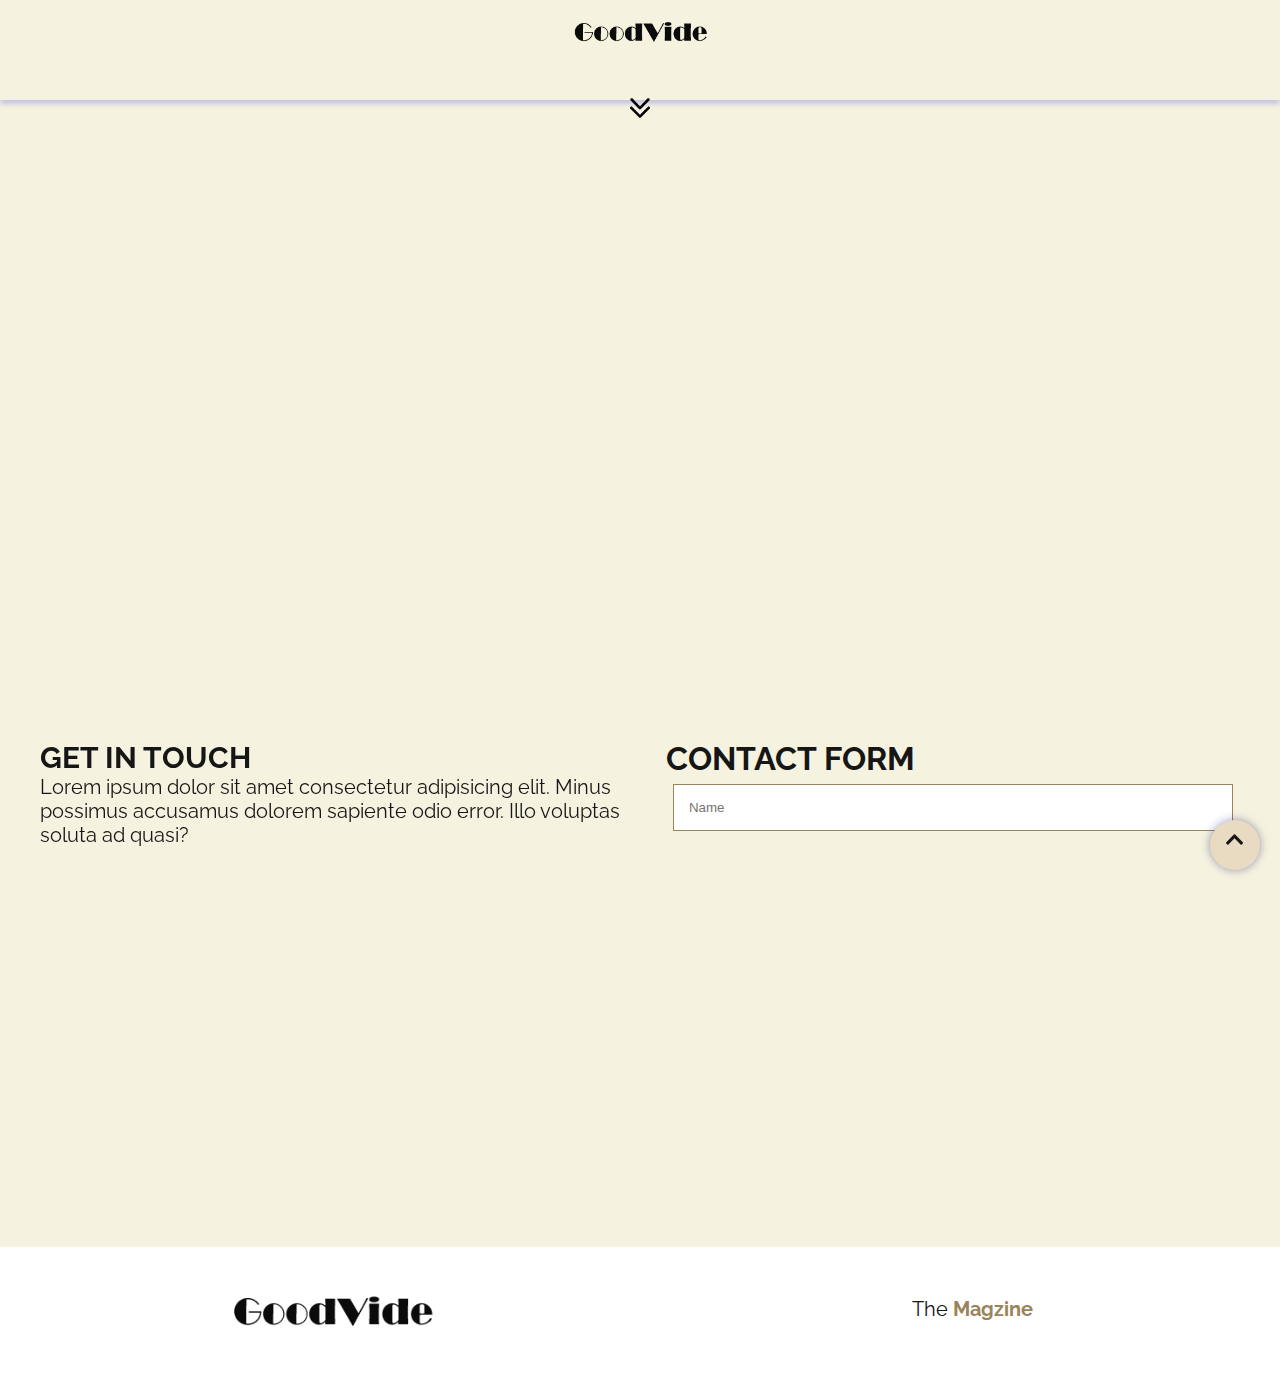
<file: contact.html>
<html lang="en">
<head>
    <meta charset="UTF-8">
    <meta http-equiv="X-UA-Compatible" content="IE=edge">
    <meta name="viewport" content="width=device-width, initial-scale=1.0">
    <title>Contact</title>
    <link href="https://cdn.jsdelivr.net/npm/bootstrap@5.0.2/dist/css/bootstrap.min.css" rel="stylesheet" integrity="sha384-EVSTQN3/azprG1Anm3QDgpJLIm9Nao0Yz1ztcQTwFspd3yD65VohhpuuCOmLASjC" crossorigin="anonymous">

    <link rel="stylesheet" href="https://unpkg.com/swiper/swiper-bundle.min.css"/>
    <link rel="stylesheet" href="css/contact.css">

    <!-- fontawsome -->
    <link rel="stylesheet" href="css/all.min.css">
    <link rel="stylesheet" href="css/fontawesome.min.css">

    <!-- AOS -->
    <link href="https://unpkg.com/aos@2.3.1/dist/aos.css" rel="stylesheet">
</head>
<body>

    <!-- navbar -->
  <header>
    <div class="logo"><img src="img/logo.png" alt="">
    </div>

  <div class="menu-btn open" onclick="toggle()">
    <img src="img/double-arrow-bottom.svg" alt="">
  </div>
  <div class="menu">
    <div class="menu-btn close active" onclick="togglerev()">
        <img src="img/close-line.svg" alt="">
    </div>
    <div class="showcase">
        <div class="hover1"></div>
        <div class="hover2"></div>
        <div class="hover3"></div>
        <div class="hover4"></div>
    </div>
    <div class="page-links">
        <ul class="ul">
            <div class="li1 li"><a href="index.html" class="a1">Home</a></div>
            <div class="li2 li"><a href="health.html" class="a2">Category</a></div>
            <div class="li3 li"><a href="about_us.html" class="a3">About</a></div>
            <div class="li4 li" style="background-color: #99845b;"><a href="contact.html" class="a4">Contact</a></div>
        </ul>
    </div>
    <div class="social-links">
        <ul class="ul">
            <li><a href="health.html">Health</a></li>
            <li><a href="sport.html">Sport</a></li>
            <li><a href="beauty.html">Beauty</a></li>
            <li><a href="tech.html">Technology</a></li>
            <li><a href="others.html">Others</a></li>
        </ul>
    </div>
</div>
</header> 

    <div class="map">
        <iframe src="https://www.google.com/maps/embed?pb=!1m18!1m12!1m3!1d184552.57289923602!2d-79.51814227577285!3d43.71815566154315!2m3!1f0!2f0!3f0!3m2!1i1024!2i768!4f13.1!3m3!1m2!1s0x89d4cb90d7c63ba5%3A0x323555502ab4c477!2sToronto%2C%20ON%2C%20Canada!5e0!3m2!1sen!2ssg!4v1647923643194!5m2!1sen!2ssg" width="100%" height="600" style="border:0;" allowfullscreen="" loading="lazy"></iframe>
    </div>
    <div class="contact_main">
        <div class="details">
            <div data-aos="fade-right">
                <h2 >GET IN TOUCH</h2>
                <p >
                    Lorem ipsum dolor sit amet consectetur adipisicing elit. Minus possimus accusamus dolorem sapiente odio error. Illo voluptas soluta ad quasi?
                </p>
            </div>
            <div data-aos="fade-right">
                <label for="location" >Location :</label>
                <p class="title">BCIT near Toronto, ON, Canada</p>
            </div>
            <div data-aos="fade-right">
                <label for="Email" >Email :</label>
                <p class="title">supportteam@gmail.com</p>
            </div>
            <div data-aos="fade-right">
                <label for="phone" >Phone :</label>
                <p class="title">+0898765432</p>
            </div>
        </div>
        <div class="contact_form">
            <h1>CONTACT FORM</h1>
            <form action="">
                <div data-aos="zoom-in-down">
                    <input type="text"  placeholder="Name">
                </div>
                <div data-aos="zoom-in-down">
                    <input type="emial"  placeholder="Email">
                </div>
                <div data-aos="zoom-in-down">
                    <input type="text"  placeholder="Phone">
                </div>
                <div data-aos="zoom-in-down">
                    <textarea name=""  placeholder="Meassage" id="" cols="30" rows="10" ></textarea>
                </div>
                <div data-aos="zoom-in-down">
                    <button>Submit</button>
                </div>
            </form>
        </div>
    </div>
   
    <div class="up">
        <i class="fa-solid fa-chevron-up img-below"></i>
        <i class="fa-solid fa-hand-point-up img-top"></i>
      </div>
    
    
    <div class="footer">
      <img src="img/logo.png" alt="">
      <p>The <span style="color: #99845b; font-weight: bolder;" >Magzine</span></p>
    </div>

<script src="https://cdn.jsdelivr.net/npm/bootstrap@5.0.2/dist/js/bootstrap.bundle.min.js" integrity="sha384-MrcW6ZMFYlzcLA8Nl+NtUVF0sA7MsXsP1UyJoMp4YLEuNSfAP+JcXn/tWtIaxVXM" crossorigin="anonymous"></script>
<script src="https://cdnjs.cloudflare.com/ajax/libs/gsap/3.9.1/gsap.min.js"></script>
<script src="https://unpkg.com/swiper/swiper-bundle.min.js"></script>
<script src="https://unpkg.com/aos@2.3.1/dist/aos.js"></script>
<script src="js/bootstrap.bundle.min.js"></script>
<script src="js/index.js"></script>

</body>
</html>
</file>
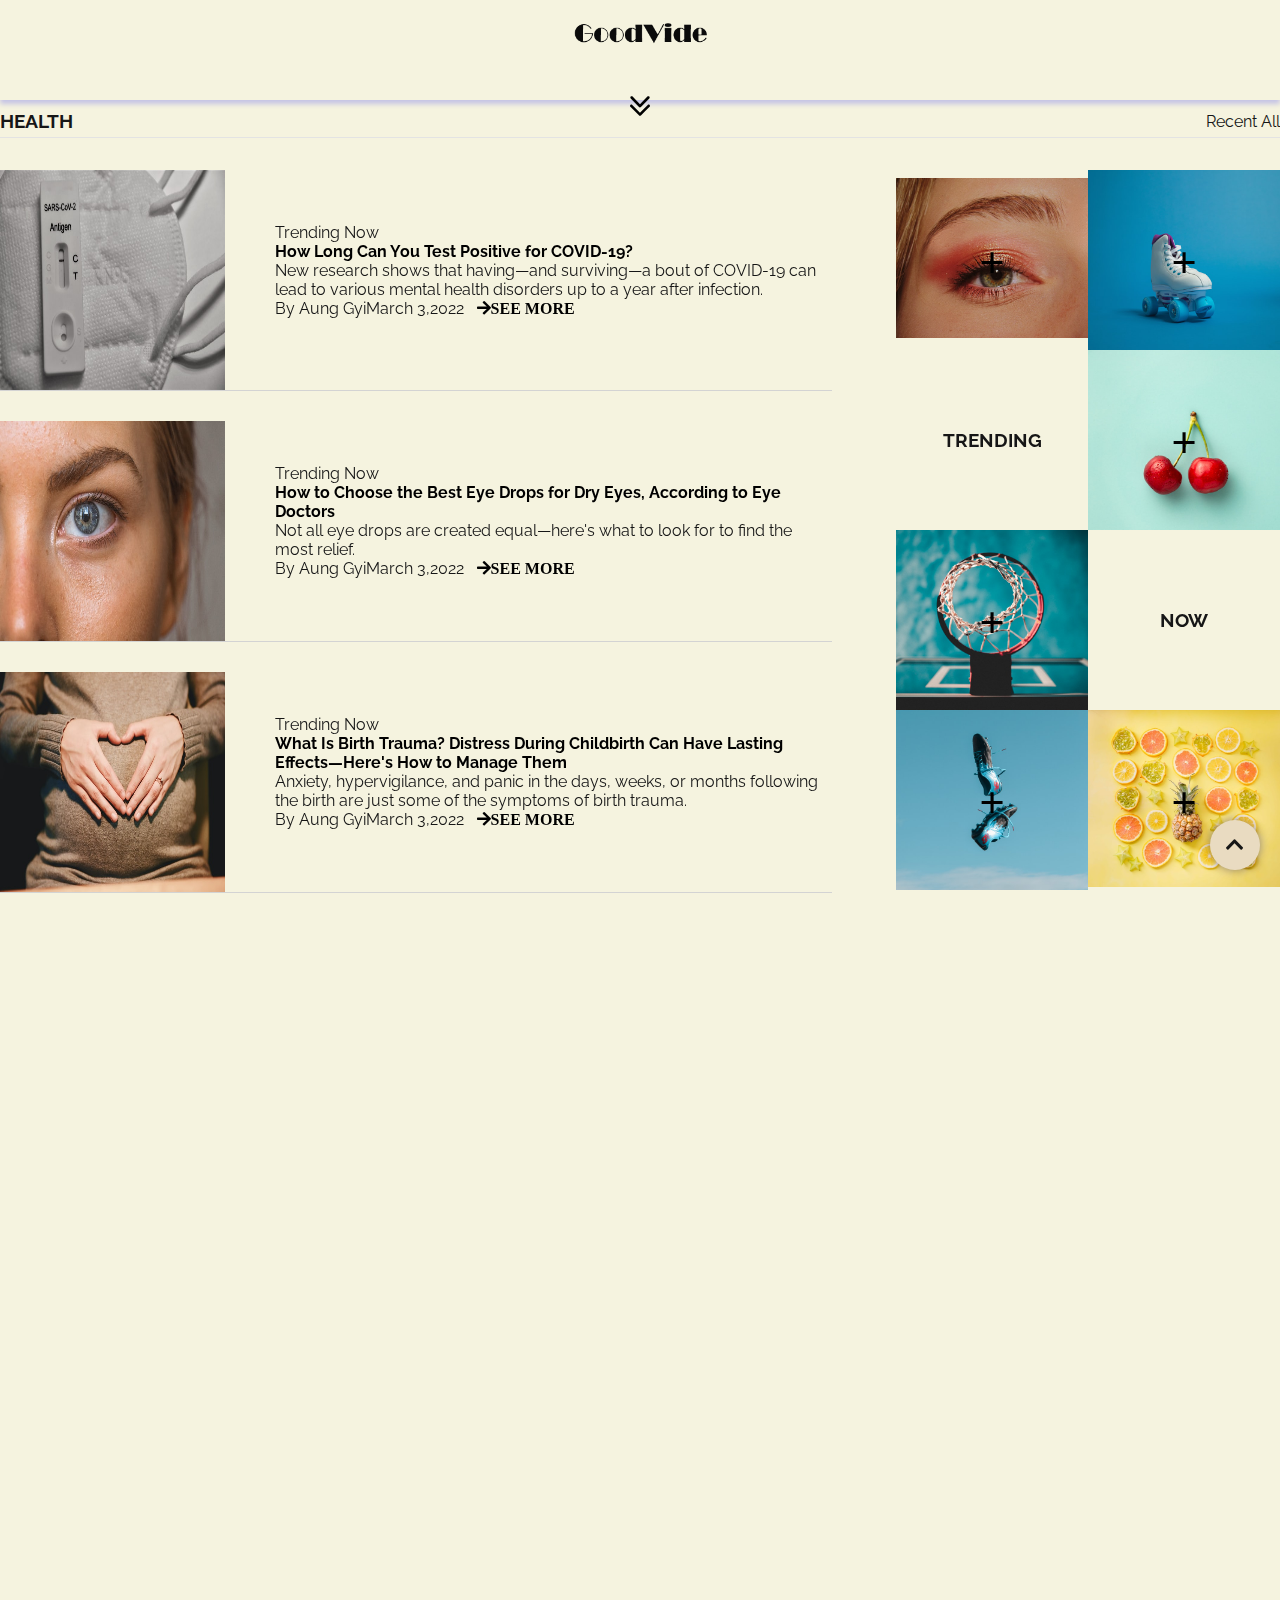
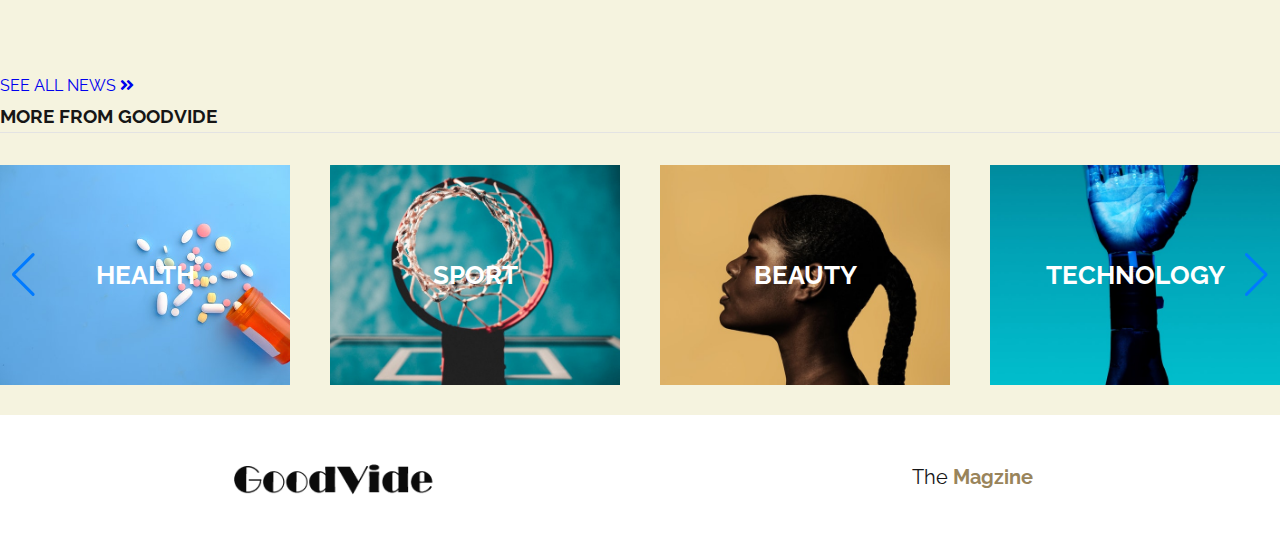
<file: health.html>
<!DOCTYPE html>
<html lang="en">
<head>
    <meta charset="UTF-8">
    <meta http-equiv="X-UA-Compatible" content="IE=edge">
    <meta name="viewport" content="width=device-width, initial-scale=1.0">
    <title>GoodVIde</title>

    <link href="https://cdn.jsdelivr.net/npm/bootstrap@5.0.2/dist/css/bootstrap.min.css" rel="stylesheet" integrity="sha384-EVSTQN3/azprG1Anm3QDgpJLIm9Nao0Yz1ztcQTwFspd3yD65VohhpuuCOmLASjC" crossorigin="anonymous">

    <link rel="stylesheet" href="https://unpkg.com/swiper/swiper-bundle.min.css"/>
    <link rel="stylesheet" href="css/health.css">

    <!-- fontawsome -->
    <link rel="stylesheet" href="css/all.min.css">
    <link rel="stylesheet" href="css/fontawesome.min.css">

    <!-- AOS -->
    <link href="https://unpkg.com/aos@2.3.1/dist/aos.css" rel="stylesheet">
</head>
<body>


  <!-- navbar -->
  <header>
    <div class="logo"><img src="img/logo.png" alt="">
    </div>

  <div class="menu-btn open" onclick="toggle()">
    <img src="img/double-arrow-bottom.svg" alt="">
  </div>
  <div class="menu">
    <div class="menu-btn close active" onclick="togglerev()">
        <img src="img/close-line.svg" alt="">
    </div>
    <div class="showcase">
        <div class="hover1"></div>
        <div class="hover2"></div>
        <div class="hover3"></div>
        <div class="hover4"></div>
    </div>
    <div class="page-links">
        <ul class="ul">
            <div class="li1 li"><a href="index.html" class="a1">Home</a></div>
            <div class="li2 li" style="background-color: #99845b;"><a href="health.html" class="a2">Category</a></div>
            <div class="li3 li"><a href="about_us.html" class="a3">About</a></div>
            <div class="li4 li"><a href="contact.html" class="a4">Contact</a></div>
        </ul>
    </div>
    <div class="social-links">
        <ul class="ul">
            <li style="background-color: #99845b;"><a href="health.html">Health</a></li>
            <li><a href="sport.html">Sport</a></li>
            <li><a href="beauty.html">Beauty</a></li>
            <li><a href="tech.html">Technology</a></li>
            <li><a href="others.html">Others</a></li>
        </ul>
    </div>
</div>
</header> 

<div class="container">
        <!-- post header  -->
        <div class="post-header">
            <div>
                <h3 class="post-title">Health</h3>
            </div>
            <div>
                <p class="post-title-1">Recent All</p>
            </div>
        </div>
        <!-- main banner  -->
        <div class="main-banner">
            <!-- main banner 1  -->
            <div class="main-banner-1">
                <!-- post banner  -->
                <div class="post-banner" data-aos="fade-right">
                    <!-- post img  -->
                    <div class="post-img">
                        <img src="img/health/covid.jpg" alt="" class="">
                    </div>
                    <!-- post details  -->
                    <div class="post-detail">
                        <p class="text-secondary">Trending Now</p>
                        <h4>How Long Can You Test Positive for COVID-19?
                        </h4>
                        <p>New research shows that having—and surviving—a bout of COVID-19 can lead to various mental health disorders up to a year after infection.</p>
                        <span class="text-secondary pe-1">By Aung Gyi</span><span class="text-danger">March
                                3,2022
                            </span>

                        <a href="health_details.html" class="see-more-btn"> <i class="fa fa-arrow-right" aria-hidden="true">SEE MORE</i></a>
                    </div>
                </div>
                <div class="post-banner" data-aos="fade-right">
                    <div class="post-img">
                        <img src="img/health/eye.jpg" alt="" class="">
                    </div>
                    <div class="post-detail">
                        <p class="text-secondary">Trending Now</p>
                        <h4>How to Choose the Best Eye Drops for Dry Eyes, According to Eye Doctors
                        </h4>
                        <p>Not all eye drops are created equal—here's what to look for to find the most relief.</p>

                        <span class="text-secondary pe-1">By Aung Gyi</span><span class="text-danger">March
                                3,2022
                            </span>
                        <a href="health_details.html" class="see-more-btn"> <i class="fa fa-arrow-right" aria-hidden="true">SEE MORE</i></a>
                    </div>
                </div>
                <div class="post-banner" data-aos="fade-right">
                    <div class="post-img">
                        <img src="img/health/preg.jpg" alt="" class="">
                    </div>
                    <div class="post-detail">
                        <p class="text-secondary">Trending Now</p>
                        <h4>What Is Birth Trauma? Distress During Childbirth Can Have Lasting Effects—Here's How to Manage Them
                        </h4>
                        <p>Anxiety, hypervigilance, and panic in the days, weeks, or months following the birth are just some of the symptoms of birth trauma.</p>

                        <span class="text-secondary pe-1">By Aung Gyi</span><span class="text-danger">March
                                3,2022
                            </span>
                        <a href="health_details.html" class="see-more-btn"> <i class="fa fa-arrow-right" aria-hidden="true">SEE MORE</i></a>
                    </div>
                </div>
                <div class="post-banner" data-aos="fade-right">
                    <div class="post-img">
                        <img src="img/health/flu.jpg" alt="" class="">
                    </div>
                    <div class="post-detail">
                        <p class="text-secondary">Trending Now</p>

                        <h4>What Is in the Flu Shot? Here's How Experts Explain Common Ingredients
                        </h4>
                        <p>When it comes to the flu shot, myths and misinformation abound—the most dangerous and completely incorrect claim being that you can actually get the flu from the flu shot.</p>
                        <span class="text-secondary pe-1">By Aung Gyi</span><span class="text-danger">March
                                3,2022
                            </span>
                        <a href="health_details.html" class="see-more-btn"> <i class="fa fa-arrow-right" aria-hidden="true">SEE MORE</i></a>
                    </div>
                </div>
                <div class="post-banner" data-aos="fade-right">
                    <div class="post-img">
                        <img src="img/health/teeth.jpg" alt="" class="">
                    </div>
                    <div class="post-detail">
                        <p class="text-secondary">Trending Now</p>

                        <h4>Is It Safe to Whiten Your Teeth with Activated Charcoal Toothpaste?
                        </h4>
                        <p>Will brushing your teeth with activated charcoal toothpaste really help whiten them and lift stains? </p>
                        <span class="text-secondary pe-1">By Aung Gyi</span><span class="text-danger">March
                                3,2022
                            </span>
                        <a href="health_details.html" class="see-more-btn"> <i class="fa fa-arrow-right" aria-hidden="true">SEE MORE</i></a>
                    </div>
                </div>
                <div class="post-banner" data-aos="fade-right">
                    <div class="post-img">
                        <img src="img/health/headache.jpg" alt="" class="">
                    </div>
                    <div class="post-detail">
                        <p class="text-secondary">Trending Now</p>

                        <h4>What Is a 'Stress' Headache and How Can You Treat It?
                        </h4>
                        <p>Lorem ipsum dolor sit amet consectetur adipisicing elit. Ullam deleniti perferendis quos vero cumque necessitatibus aspernatur id quam.</p>
                        <span class="text-secondary pe-1">By Aung Gyi</span>
                        <span class="text-danger">March 3,2022</span>
                        <a href="health_details.html" class="see-more-btn"> <i class="fa fa-arrow-right" aria-hidden="true">SEE MORE</i></a>
                    </div>
                </div>
            </div>
            <!-- end of main banner 1 -->
            <!-- main banner 2 -->
            <div class="main-banner-2">
                <div class="main-banner-2-left">
                    <div class="main-banner-2-detail">
                        <div class="main-banner-2-img" data-aos="flip-down">
                            <a href="beauty.html" class="w-100 h-100">
                                <i class="fa fa-plus main-banner-2-img-overlay" aria-hidden="true"></i>
                                <img src="img/health/beauty.jpg" alt="" class="">
                            </a>
                        </div>
                        <div class="main-banner-2-img" data-aos="flip-down">
                            <a href="" class="w-100 h-100">
                                <i class="fa fa-plus main-banner-2-img-overlay" aria-hidden="true"></i>
                                <img src="img/health/fitness 2.jpg" alt="" class="">
                            </a>
                        </div>
                        <div class="main-banner-2-img" data-aos="flip-down">
                            <div>
                                <h3> TRENDING</h3>
                            </div>
                        </div>
                        <div class="main-banner-2-img" data-aos="flip-down">
                            <a href="health.html" class="w-100 h-100">
                                <i class="fa fa-plus main-banner-2-img-overlay" aria-hidden="true"></i>
                                <img src="img/health/fitness 4.jpg" alt="" class="">
                            </a>
                        </div>
                        <div class="main-banner-2-img" data-aos="flip-down">
                            <a href="sport.html" class="w-100 h-100">
                                <i class="fa fa-plus main-banner-2-img-overlay" aria-hidden="true"></i>
                                <img src="img/health/sport 3.jpg" alt="" class="">
                            </a>
                        </div>
                        <div class="main-banner-2-img" data-aos="flip-down">
                            <div>
                                <h3> NOW</h3>
                            </div>
                        </div>
                        <div class="main-banner-2-img" data-aos="flip-down">
                            <a href="sport.html" class="w-100 h-100">
                                <i class="fa fa-plus main-banner-2-img-overlay" aria-hidden="true"></i>
                                <img src="img/health/sport 2.jpg" alt="" class="">
                            </a>
                        </div>
                        <div class="main-banner-2-img" data-aos="flip-down">
                            <a href="sport.html" class="w-100 h-100">

                                <i class="fa fa-plus main-banner-2-img-overlay" aria-hidden="true"></i>
                                <img src="img/health/fitness 5.jpg" alt="" class="">
                            </a>
                        </div>
                    </div>
                </div>
                <div class="main-banner-2-right" data-aos="zoom-in-up" data-aos-duration="2000">
                    <div class="">
                        <a href="health.html">
                            <img src="img/health/tallimg.jpg" alt="" style="width: 100%;">
                            <h5 class="mt-2 text-dark">20 Hip-Strengthening Exercises You Can Do at Home</h5>
                            <p class="text-secondary">Your hips do a lot of work—here's how to keep them strong.</p>
                        </a>
                    </div>

                </div>
            </div>
            <!-- end of main banner 2 -->
            <!-- see all news button to home page  -->
            <div class="w-100 text-center see-all-news">
                <a href="index.html" class="btn btn-light btn-outline-dark"> SEE ALL NEWS <i class=" fa fa-angle-double-right " aria-hidden="true "></i></a>
            </div>
        </div>
        <!-- end of main banner  -->
        <!-- Swiper -->
        <div class="post-header ">
            <h3 class="post-title ">More from GoodVide</h3>
        </div>
        <div class="swiper mySwiper ">
            <div class="swiper-wrapper ">
                <div class="swiper-slide ">
                    <img src="img/health/health.jpg " alt=" ">
                    <a href="health.html" class="swiper-img-title ">Health</a>
                </div>
                <div class="swiper-slide ">
                    <img src="img/health/sport 3.jpg " alt=" ">
                    <a href="sport.html" class="swiper-img-title ">Sport</a>
                </div>
                <div class="swiper-slide ">
                    <img src="img/health/beauty1.jpg " alt=" ">
                    <a href="beauty.html" class="swiper-img-title ">Beauty</a>
                </div>
                <div class="swiper-slide ">
                    <img src="img/health/tech.jpg " alt=" ">
                    <a href="tech.html" class="swiper-img-title ">Technology</a>
                </div>
                <div class="swiper-slide ">
                    <img src="img/other/wh-toxic-positivity-gettyimages-183825468-1601933889.png" alt=" ">
                    <a href="other.html" class="swiper-img-title ">Others</a>
                </div>
            </div>
            <div class="swiper-button-next text-dark "></div>
            <div class="swiper-button-prev text-dark "></div>
        </div>
    </div>

    <div class="up">
        <i class="fa-solid fa-chevron-up img-below"></i>
        <i class="fa-solid fa-hand-point-up img-top"></i>
      </div>
    
    
<div class="footer">
    <img src="img/logo.png" alt="">
    <p>The <span style="color: #99845b; font-weight: bolder;" >Magzine</span></p>
</div>


<script src="https://cdn.jsdelivr.net/npm/bootstrap@5.0.2/dist/js/bootstrap.bundle.min.js" integrity="sha384-MrcW6ZMFYlzcLA8Nl+NtUVF0sA7MsXsP1UyJoMp4YLEuNSfAP+JcXn/tWtIaxVXM" crossorigin="anonymous"></script>
<script src="https://cdnjs.cloudflare.com/ajax/libs/gsap/3.9.1/gsap.min.js"></script>
<script src="https://unpkg.com/swiper/swiper-bundle.min.js"></script>
<script src="https://unpkg.com/aos@2.3.1/dist/aos.js"></script>
<script src="js/bootstrap.bundle.min.js"></script>
<script src="js/index.js"></script>

</body>
</html>
</file>
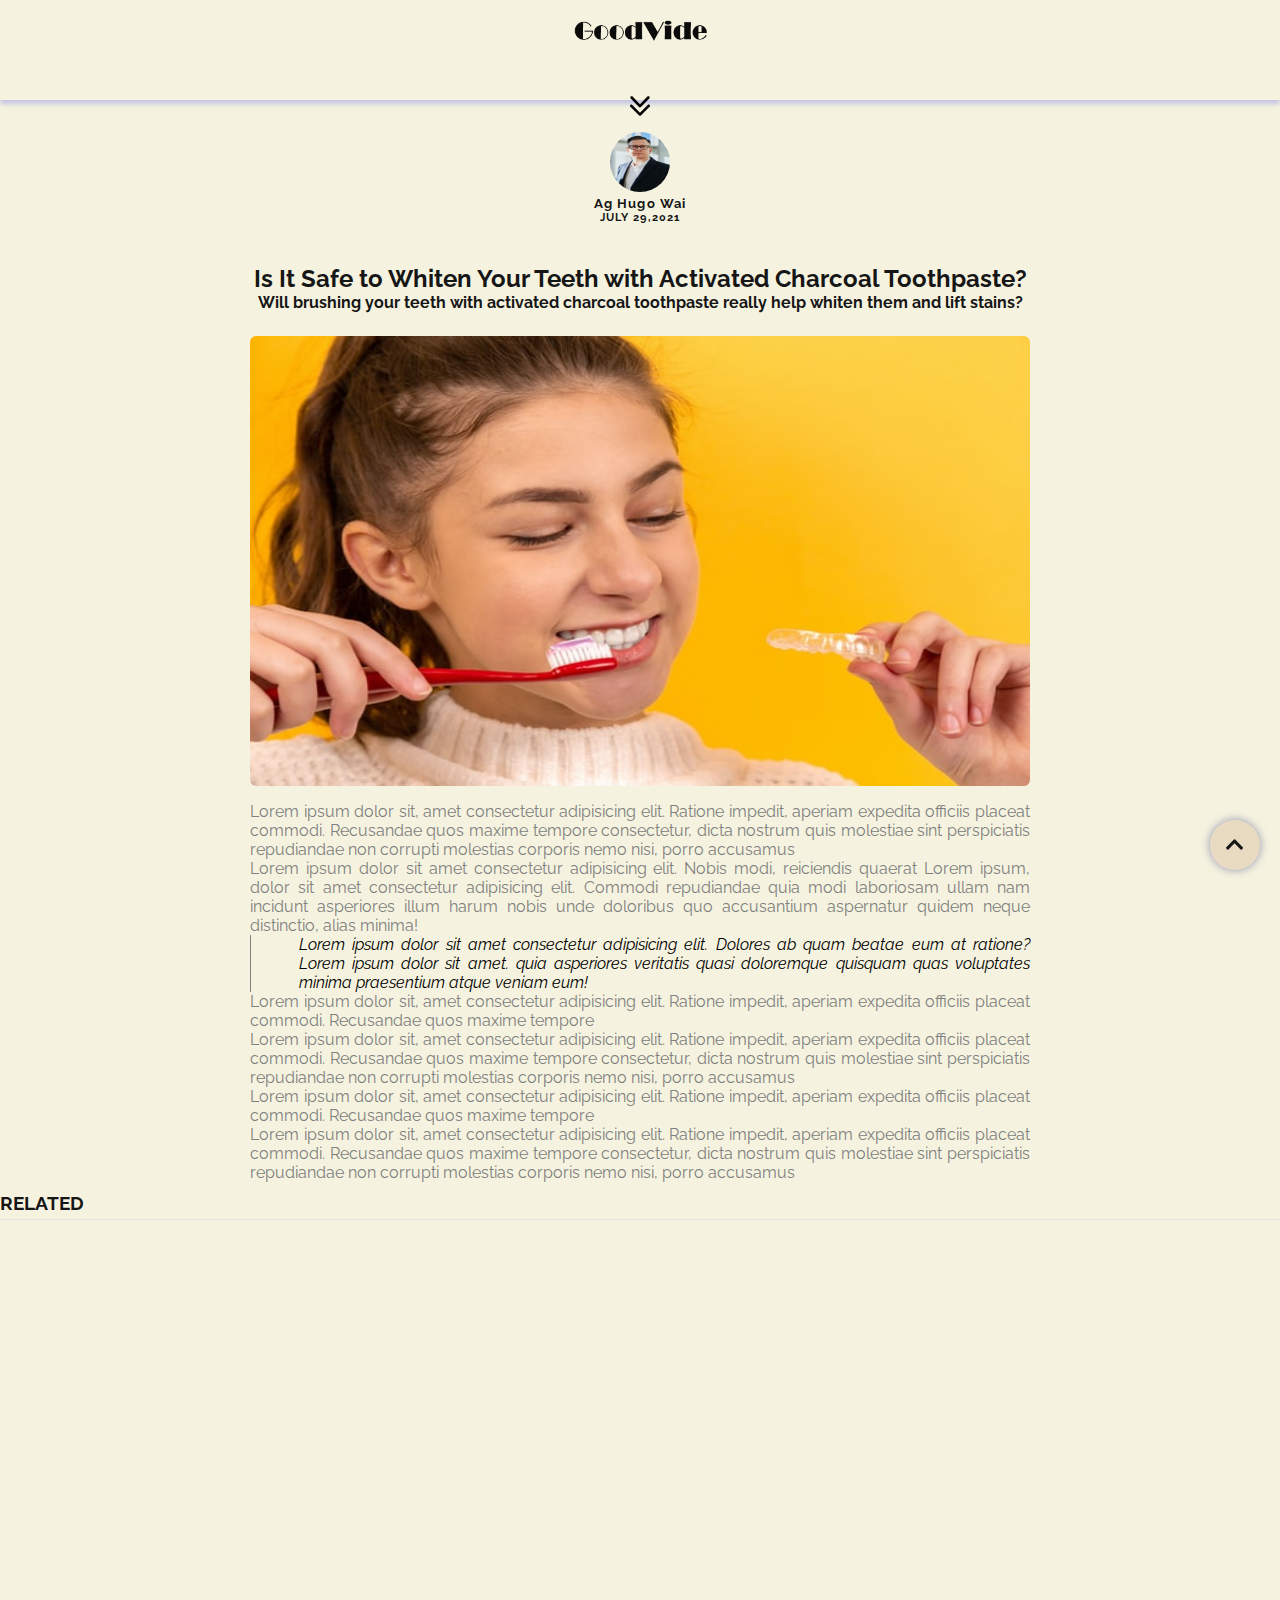
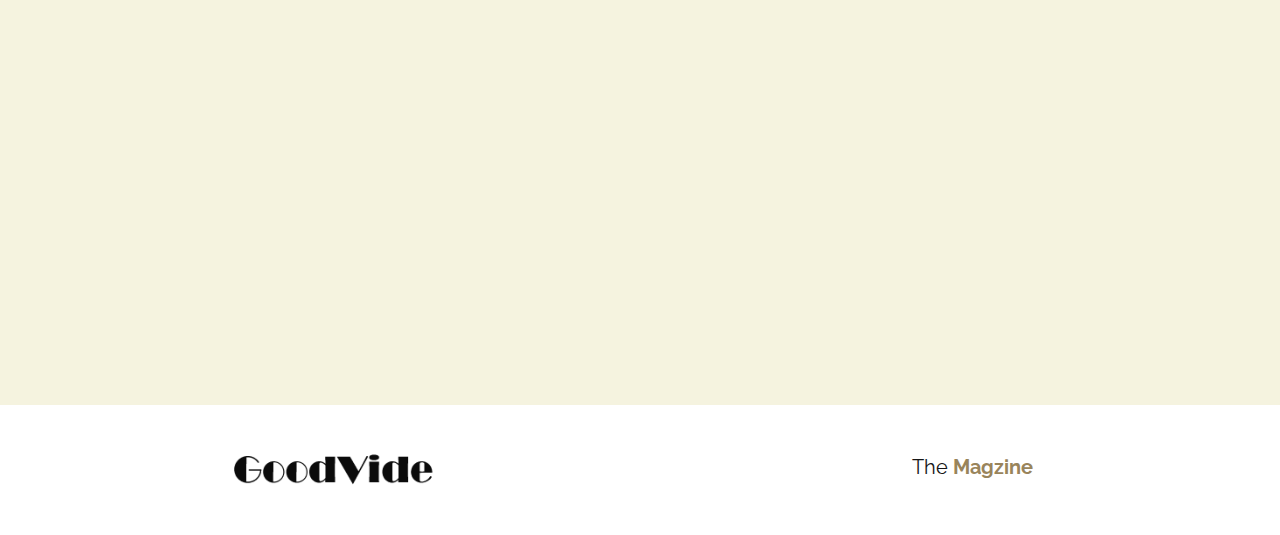
<file: health_details.html>
<!DOCTYPE html>
<html lang="en">
<head>
    <meta charset="UTF-8">
    <meta http-equiv="X-UA-Compatible" content="IE=edge">
    <meta name="viewport" content="width=device-width, initial-scale=1.0">
    <title>GoodVide</title>

    <link href="https://cdn.jsdelivr.net/npm/bootstrap@5.0.2/dist/css/bootstrap.min.css" rel="stylesheet" integrity="sha384-EVSTQN3/azprG1Anm3QDgpJLIm9Nao0Yz1ztcQTwFspd3yD65VohhpuuCOmLASjC" crossorigin="anonymous">

    <link rel="stylesheet" href="https://unpkg.com/swiper/swiper-bundle.min.css"/>
    <link rel="stylesheet" href="css/health.css">

    <!-- fontawsome -->
    <link rel="stylesheet" href="css/all.min.css">
    <link rel="stylesheet" href="css/fontawesome.min.css">

    <!-- AOS -->
    <link href="https://unpkg.com/aos@2.3.1/dist/aos.css" rel="stylesheet">
</head>
<body>
    
 <!-- navbar -->
 <header>
    <div class="logo"><img src="img/logo.png" alt="">
    </div>

  <div class="menu-btn open" onclick="toggle()">
    <img src="img/double-arrow-bottom.svg" alt="">
  </div>
  <div class="menu">
    <div class="menu-btn close active" onclick="togglerev()">
        <img src="img/close-line.svg" alt="">
    </div>
    <div class="showcase">
        <div class="hover1"></div>
        <div class="hover2"></div>
        <div class="hover3"></div>
        <div class="hover4"></div>
    </div>
    <div class="page-links">
        <ul class="ul">
            <div class="li1 li"><a href="index.html" class="a1">Home</a></div>
            <div class="li2 li" style="background-color: #99845b;"><a href="health.html" class="a2">Category</a></div>
            <div class="li3 li"><a href="about_us.html" class="a3">About</a></div>
            <div class="li4 li"><a href="contact.html" class="a4">Contact</a></div>
        </ul>
    </div>
    <div class="social-links">
        <ul class="ul">
            <li style="background-color: #99845b;"><a href="health.html">Health</a></li>
            <li><a href="">Sport</a></li>
            <li><a href="">Beauty</a></li>
            <li><a href="">Technology</a></li>
            <li><a href="">Others</a></li>
        </ul>
    </div>
</div>
</header> 

<div class="container detail-page">
    <!-- detail container  -->
    <div class="details-container" style="text-align:center;">
        <!-- profile  -->
        <div class="profile">
            <img src="img/profile.jpg" alt="" class="profile-img">
            <h5>Ag Hugo Wai</h5>
            <h6 class="text-secondary">JULY 29,2021</h6>
        </div>
        <div class="profile-title">
            <h2>Is It Safe to Whiten Your Teeth with Activated Charcoal Toothpaste?</h2>
            <h4 class="text-secondary">Will brushing your teeth with activated charcoal toothpaste really help whiten them and lift stains? </h4>
        </div>
        <div class="profile-bg-img">
            <img src="img/health/teeth.jpg" alt="">
        </div>
        <div class="profile-bg-img-title">
            <p class="detail-para">Lorem ipsum dolor sit, amet consectetur adipisicing elit. Ratione impedit, aperiam expedita officiis placeat commodi. Recusandae quos maxime tempore consectetur, dicta nostrum quis molestiae sint perspiciatis repudiandae non corrupti molestias
                corporis nemo nisi, porro accusamus </p>
            <p class="detail-para">Lorem ipsum dolor sit amet consectetur adipisicing elit. Nobis modi, reiciendis quaerat Lorem ipsum, dolor sit amet consectetur adipisicing elit. Commodi repudiandae quia modi laboriosam ullam nam incidunt asperiores illum harum nobis
                unde doloribus quo accusantium aspernatur quidem neque distinctio, alias minima!</p>
            <p class="detail-para-1">
                Lorem ipsum dolor sit amet consectetur adipisicing elit. Dolores ab quam beatae eum at ratione?Lorem ipsum dolor sit amet. quia asperiores veritatis quasi doloremque quisquam quas voluptates minima praesentium atque veniam eum!
            </p>
            <p class="detail-para">Lorem ipsum dolor sit, amet consectetur adipisicing elit. Ratione impedit, aperiam expedita officiis placeat commodi. Recusandae quos maxime tempore </p>
            <p class="detail-para">Lorem ipsum dolor sit, amet consectetur adipisicing elit. Ratione impedit, aperiam expedita officiis placeat commodi. Recusandae quos maxime tempore consectetur, dicta nostrum quis molestiae sint perspiciatis repudiandae non corrupti molestias
                corporis nemo nisi, porro accusamus </p>
            <p class="detail-para">Lorem ipsum dolor sit, amet consectetur adipisicing elit. Ratione impedit, aperiam expedita officiis placeat commodi. Recusandae quos maxime tempore </p>
            <p class="detail-para">Lorem ipsum dolor sit, amet consectetur adipisicing elit. Ratione impedit, aperiam expedita officiis placeat commodi. Recusandae quos maxime tempore consectetur, dicta nostrum quis molestiae sint perspiciatis repudiandae non corrupti molestias
                corporis nemo nisi, porro accusamus </p>
        </div>
    </div>
    <!-- post header  -->
    <div class="post-header">
        <div>
            <h3 class="post-title">RELATED</h3>
        </div>
    </div>
    <div class="related">
        <h3></h3>
        <div class="post-banner" data-aos="fade-right">
            <div class="post-img">
                <img src="img/health/eye.jpg" alt="" class="">
            </div>
            <div class="post-detail">
                <p class="text-secondary">Trending Now</p>
                <h4>How to Choose the Best Eye Drops for Dry Eyes, According to Eye Doctors
                </h4>
                <p>Not all eye drops are created equal—here's what to look for to find the most relief.</p>

                <span class="text-secondary pe-1">By Aung Gyi</span><span class="text-danger">March
                            3,2022
                        </span>
                <a href="health_details.html" class="see-more-btn"> <i class="fa fa-arrow-right" aria-hidden="true">SEE MORE</i></a>
            </div>
        </div>
        <div class="post-banner" data-aos="fade-right">
            <div class="post-img">
                <img src="img/health/preg.jpg" alt="" class="">
            </div>
            <div class="post-detail">
                <p class="text-secondary">Trending Now</p>
                <h4>What Is Birth Trauma? Distress During Childbirth Can Have Lasting Effects—Here's How to Manage Them
                </h4>
                <p>Anxiety, hypervigilance, and panic in the days, weeks, or months following the birth are just some of the symptoms of birth trauma.</p>

                <span class="text-secondary pe-1">By Aung Gyi</span><span class="text-danger">March
                            3,2022
                        </span>
                <a href="health_details.html" class="see-more-btn"> <i class="fa fa-arrow-right" aria-hidden="true">SEE MORE</i></a>
            </div>
        </div>
        <div class="post-banner" data-aos="fade-right">
            <div class="post-img">
                <img src="img/health/flu.jpg" alt="" class="">
            </div>
            <div class="post-detail">
                <p class="text-secondary">Trending Now</p>

                <h4>What Is in the Flu Shot? Here's How Experts Explain Common Ingredients
                </h4>
                <p>When it comes to the flu shot, myths and misinformation abound—the most dangerous and completely incorrect claim being that you can actually get the flu from the flu shot.</p>
                <span class="text-secondary pe-1">By Aung Gyi</span><span class="text-danger">March
                            3,2022
                        </span>
                <a href="health_details.html" class="see-more-btn"> <i class="fa fa-arrow-right" aria-hidden="true">SEE MORE</i></a>
            </div>

        </div>

    </div>

</div>

<div class="up">
    <i class="fa-solid fa-chevron-up img-below"></i>
    <i class="fa-solid fa-hand-point-up img-top"></i>
</div>


<div class="footer">
    <img src="img/logo.png" alt="">
    <p>The <span style="color: #99845b; font-weight: bolder;" >Magzine</span></p>
</div>

<script src="https://cdn.jsdelivr.net/npm/bootstrap@5.0.2/dist/js/bootstrap.bundle.min.js" integrity="sha384-MrcW6ZMFYlzcLA8Nl+NtUVF0sA7MsXsP1UyJoMp4YLEuNSfAP+JcXn/tWtIaxVXM" crossorigin="anonymous"></script>
<script src="https://cdnjs.cloudflare.com/ajax/libs/gsap/3.9.1/gsap.min.js"></script>
<script src="https://unpkg.com/swiper/swiper-bundle.min.js"></script>
<script src="https://unpkg.com/aos@2.3.1/dist/aos.js"></script>
<script src="js/bootstrap.bundle.min.js"></script>
<script src="js/index.js"></script>
</body>
</html>
</file>
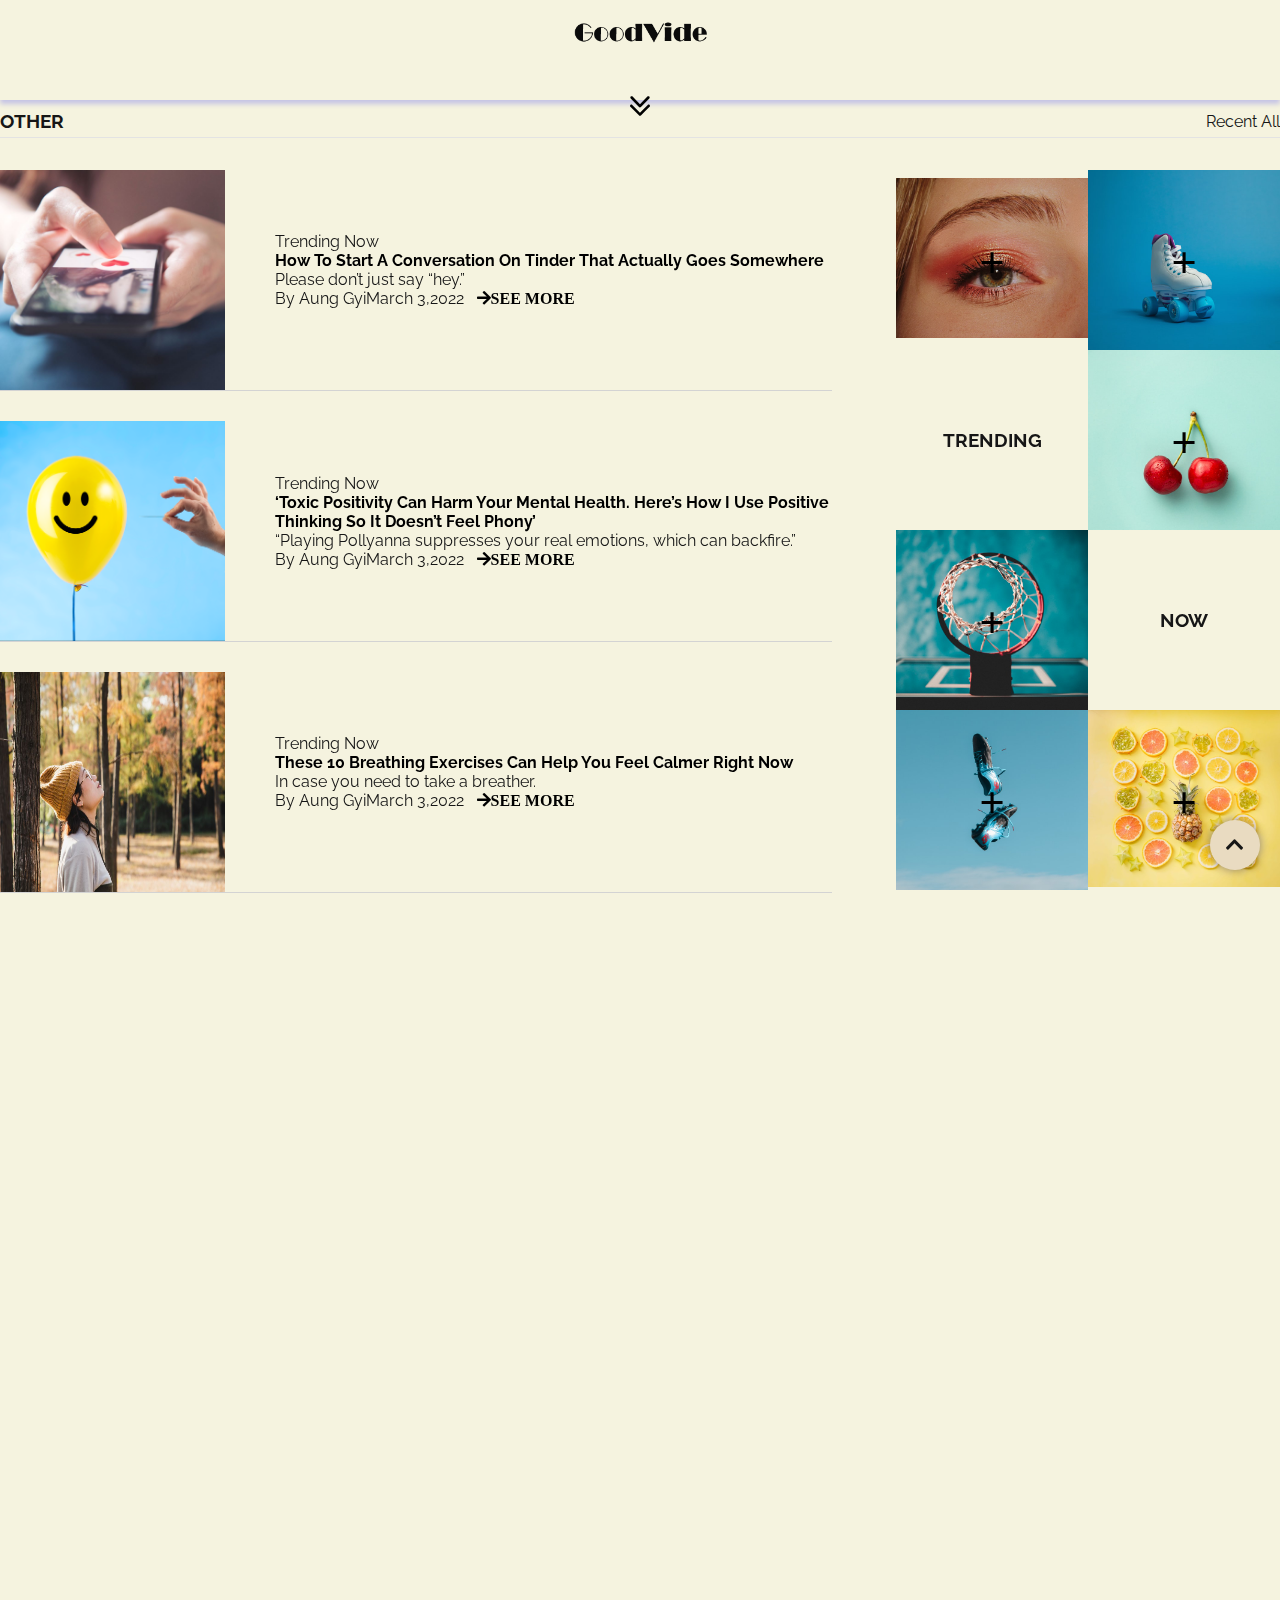
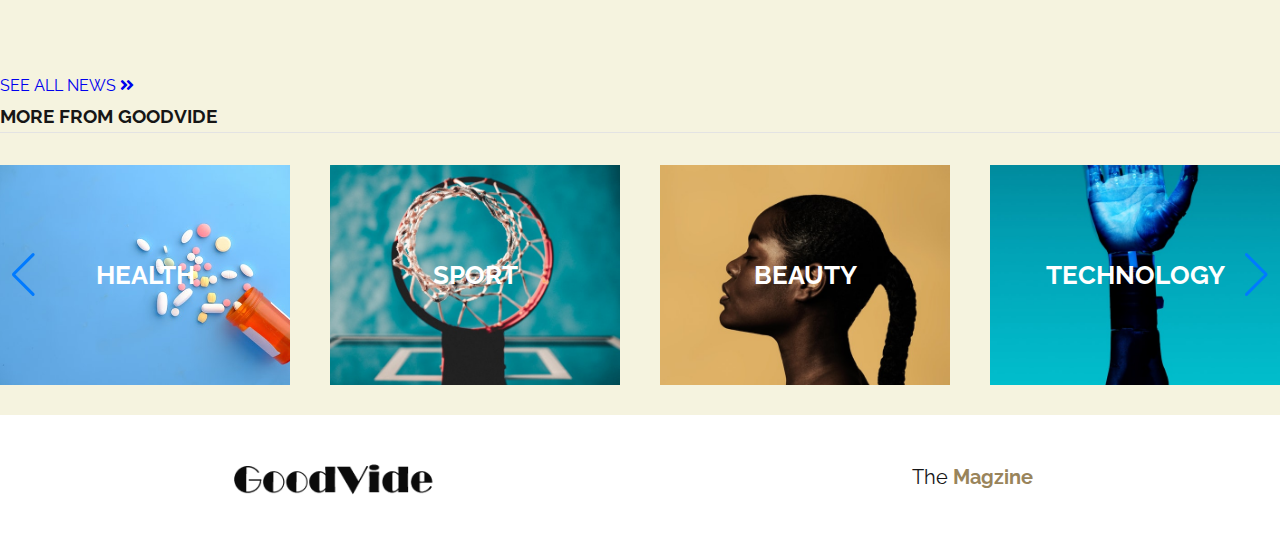
<file: others.html>
<!DOCTYPE html>
<html lang="en">

<head>
    <meta charset="UTF-8">
    <meta name="viewport" content="width=device-width, initial-scale=1.0">
    <title>GoodVide</title>
    <link href="https://cdn.jsdelivr.net/npm/bootstrap@5.0.2/dist/css/bootstrap.min.css" rel="stylesheet" integrity="sha384-EVSTQN3/azprG1Anm3QDgpJLIm9Nao0Yz1ztcQTwFspd3yD65VohhpuuCOmLASjC" crossorigin="anonymous">

    <link rel="stylesheet" href="https://unpkg.com/swiper/swiper-bundle.min.css"/>
    <link rel="stylesheet" href="css/health.css">

    <!-- fontawsome -->
    <link rel="stylesheet" href="css/all.min.css">
    <link rel="stylesheet" href="css/fontawesome.min.css">

    <!-- AOS -->
    <link href="https://unpkg.com/aos@2.3.1/dist/aos.css" rel="stylesheet">
</head>
<body>

    <!-- navbar -->
  <header>
    <div class="logo"><img src="img/logo.png" alt="">
    </div>

  <div class="menu-btn open" onclick="toggle()">
    <img src="img/double-arrow-bottom.svg" alt="">
  </div>
  <div class="menu">
    <div class="menu-btn close active" onclick="togglerev()">
        <img src="img/close-line.svg" alt="">
    </div>
    <div class="showcase">
        <div class="hover1"></div>
        <div class="hover2"></div>
        <div class="hover3"></div>
        <div class="hover4"></div>
    </div>
    <div class="page-links">
        <ul class="ul">
            <div class="li1 li"><a href="index.html" class="a1">Home</a></div>
            <div class="li2 li" style="background-color: #99845b;"><a href="health.html" class="a2">Category</a></div>
            <div class="li3 li"><a href="about_us.html" class="a3">About</a></div>
            <div class="li4 li"><a href="contact.html" class="a4">Contact</a></div>
        </ul>
    </div>
    <div class="social-links">
        <ul class="ul">
            <li><a href="health.html">Health</a></li>
            <li><a href="sport.html">Sport</a></li>
            <li><a href="beauty.html">Beauty</a></li>
            <li><a href="tech.html">Technology</a></li>
            <li style="background-color: #99845b;"><a href="others.html">Others</a></li>
        </ul>
    </div>
</div>
</header> 
    <div class="container">
        <div class="post-header">
            <div>
                <h3 class="post-title">Other</h3>
            </div>
            <div>
                <p class="post-title-1">Recent All</p>
            </div>
        </div>
        <div class="main-banner">
            <div class="main-banner-1">
                <div class="post-banner" data-aos="fade-right">
                    <div class="post-img">
                        <img src="img/other/tinder.jpg" alt="" class="">
                    </div>
                    <div class="post-detail">
                        <p class="text-secondary">Trending Now</p>
                        <h4>How To Start A Conversation On Tinder That Actually Goes Somewhere
                        </h4>
                        <p>Please don’t just say “hey.”</p>
                        <span class="text-secondary pe-1">By Aung Gyi</span><span class="text-danger">March
                                3,2022
                            </span>

                        <a href="health_details.html" class="see-more-btn"> <i class="fa fa-arrow-right" aria-hidden="true">SEE MORE</i></a>
                    </div>
                </div>
                <div class="post-banner" data-aos="fade-right">
                    <div class="post-img">
                        <img src="img/other/wh-toxic-positivity-gettyimages-183825468-1601933889.png" alt="" class="">
                    </div>
                    <div class="post-detail">
                        <p class="text-secondary">Trending Now</p>
                        <h4>‘Toxic Positivity Can Harm Your Mental Health. Here’s How I Use Positive Thinking So It Doesn’t Feel Phony’
                        </h4>
                        <p>“Playing Pollyanna suppresses your real emotions, which can backfire.”</p>

                        <span class="text-secondary pe-1">By Aung Gyi</span><span class="text-danger">March
                                3,2022
                            </span>
                        <a href="health_details.html" class="see-more-btn"> <i class="fa fa-arrow-right" aria-hidden="true">SEE MORE</i></a>
                    </div>
                </div>
                <div class="post-banner" data-aos="fade-right">
                    <div class="post-img">
                        <img src="img/other/breath.jpg" alt="" class="">
                    </div>
                    <div class="post-detail">
                        <p class="text-secondary">Trending Now</p>
                        <h4>These 10 Breathing Exercises Can Help You Feel Calmer Right Now
                        </h4>
                        <p>In case you need to take a breather.</p>

                        <span class="text-secondary pe-1">By Aung Gyi</span><span class="text-danger">March
                                3,2022
                            </span>
                        <a href="health_details.html" class="see-more-btn"> <i class="fa fa-arrow-right" aria-hidden="true">SEE MORE</i></a>
                    </div>
                </div>
                <div class="post-banner" data-aos="fade-right">
                    <div class="post-img">
                        <img src="img/other/yoghurt-2.jpg" alt="" class="">
                    </div>
                    <div class="post-detail">
                        <p class="text-secondary">Trending Now</p>

                        <h4>The surprising food that may lower the risk of developing type two diabetes
                        </h4>
                        <p>New research has found out why yoghurt may be able to lower the risk of type two diabetes and also help with other health issues.</p>
                        <span class="text-secondary pe-1">By Aung Gyi</span><span class="text-danger">March
                                3,2022
                            </span>
                        <a href="health_details.html" class="see-more-btn"> <i class="fa fa-arrow-right" aria-hidden="true">SEE MORE</i></a>
                    </div>
                </div>
                <div class="post-banner" data-aos="fade-right">
                    <div class="post-img">
                        <img src="img/other/omega-3.jpg" alt="" class="">
                    </div>
                    <div class="post-detail">
                        <p class="text-secondary">Trending Now</p>

                        <h4>Research claims you don’t need fish for omega-3
                        </h4>
                        <p>New research finds that plant-based omega-3s may boost heart health and reduce the risk of heart disease. </p>
                        <span class="text-secondary pe-1">By Aung Gyi</span><span class="text-danger">March
                                3,2022
                            </span>
                        <a href="health_details.html" class="see-more-btn"> <i class="fa fa-arrow-right" aria-hidden="true">SEE MORE</i></a>
                    </div>
                </div>
                <div class="post-banner" data-aos="fade-right">
                    <div class="post-img">
                        <img src="img/other/windows-aigswjmvoeo-unsplash-100914704-large-100916232-large.webp" alt="" class="">
                    </div>
                    <div class="post-detail">
                        <p class="text-secondary">Trending Now</p>

                        <h4>Windows 11: The end of the old-school Windows desktop
                        </h4>
                        <p>In the long run, Microsoft wants you to switch to a Desktop-as-a-Service model, and the first steps on this journey may already be in place on your conventional Windows PC . You know it as Windows 11.</p>
                        <span class="text-secondary pe-1">By Aung Gyi</span>
                        <span class="text-danger">March 3,2022</span>
                        <a href="health_details.html" class="see-more-btn"> <i class="fa fa-arrow-right" aria-hidden="true">SEE MORE</i></a>
                    </div>
                </div>
            </div>
            <div class="main-banner-2">
                <div class="main-banner-2-left">
                    <div class="main-banner-2-detail">
                        <div class="main-banner-2-img" data-aos="flip-down">
                            <a href="beauty.html" class="w-100 h-100">
                                <i class="fa fa-plus main-banner-2-img-overlay" aria-hidden="true"></i>
                                <img src="img/health/beauty.jpg" alt="" class="">
                            </a>
                        </div>
                        <div class="main-banner-2-img" data-aos="flip-down">
                            <a href="" class="w-100 h-100">
                                <i class="fa fa-plus main-banner-2-img-overlay" aria-hidden="true"></i>
                                <img src="img/health/fitness 2.jpg" alt="" class="">
                            </a>
                        </div>
                        <div class="main-banner-2-img" data-aos="flip-down">
                            <div>
                                <h3> TRENDING</h3>
                            </div>
                        </div>
                        <div class="main-banner-2-img" data-aos="flip-down">
                            <a href="health.html" class="w-100 h-100">
                                <i class="fa fa-plus main-banner-2-img-overlay" aria-hidden="true"></i>
                                <img src="img/health/fitness 4.jpg" alt="" class="">
                            </a>
                        </div>
                        <div class="main-banner-2-img" data-aos="flip-down">
                            <a href="sport.html" class="w-100 h-100">
                                <i class="fa fa-plus main-banner-2-img-overlay" aria-hidden="true"></i>
                                <img src="img/health/sport 3.jpg" alt="" class="">
                            </a>
                        </div>
                        <div class="main-banner-2-img" data-aos="flip-down">
                            <div>
                                <h3> NOW</h3>
                            </div>
                        </div>
                        <div class="main-banner-2-img" data-aos="flip-down">
                            <a href="sport.html" class="w-100 h-100">
                                <i class="fa fa-plus main-banner-2-img-overlay" aria-hidden="true"></i>
                                <img src="img/health/sport 2.jpg" alt="" class="">
                            </a>
                        </div>
                        <div class="main-banner-2-img" data-aos="flip-down">
                            <a href="sport.html" class="w-100 h-100">

                                <i class="fa fa-plus main-banner-2-img-overlay" aria-hidden="true"></i>
                                <img src="img/health/fitness 5.jpg" alt="" class="">
                            </a>
                        </div>
                    </div>
                </div>
                <div class="main-banner-2-right" data-aos="zoom-in-up">
                    <div class="">
                        <a href="health.html">
                            <img src="img/other/weight.jpg" alt="" style="width: 100%;">
                            <h5 class="mt-2 text-dark">Why lifting weights is for everyone </h5>
                            <p class="text-secondary"> it’s about building a completely different relationship with your body</p>
                        </a>
                    </div>

                </div>
            </div>
            <div class="w-100 text-center see-all-news">
                <a href="index.html" class="btn btn-light btn-outline-dark"> SEE ALL NEWS <i class=" fa fa-angle-double-right " aria-hidden="true "></i></a>
            </div>
        </div>
        <!-- Swiper -->
        <div class="post-header ">
            <h3 class="post-title ">More from GoodVide</h3>
        </div>
        <div class="swiper mySwiper ">
            <div class="swiper-wrapper ">
                <div class="swiper-slide ">
                    <img src="img/health/health.jpg " alt=" ">
                    <a href="health.html" class="swiper-img-title ">Health</a>
                </div>
                <div class="swiper-slide ">
                    <img src="img/health/sport 3.jpg " alt=" ">
                    <a href="sport.html" class="swiper-img-title ">Sport</a>
                </div>
                <div class="swiper-slide ">
                    <img src="img/health/beauty1.jpg " alt=" ">
                    <a href="beauty.html" class="swiper-img-title ">Beauty</a>
                </div>
                <div class="swiper-slide ">
                    <img src="img/health/tech.jpg " alt=" ">
                    <a href="tech.html" class="swiper-img-title ">Technology</a>
                </div>
                <div class="swiper-slide ">
                    <img src="img/other/wh-toxic-positivity-gettyimages-183825468-1601933889.png" alt=" ">
                    <a href="other.html" class="swiper-img-title ">Others</a>
                </div>
            </div>
            <div class="swiper-button-next text-dark "></div>
            <div class="swiper-button-prev text-dark "></div>
        </div>
    </div>
    
    <div class="up">
        <i class="fa-solid fa-chevron-up img-below"></i>
        <i class="fa-solid fa-hand-point-up img-top"></i>
      </div>
    
    
    <div class="footer">
      <img src="img/logo.png" alt="">
      <p>The <span style="color: #99845b; font-weight: bolder;" >Magzine</span></p>
    </div>

<script src="https://cdn.jsdelivr.net/npm/bootstrap@5.0.2/dist/js/bootstrap.bundle.min.js" integrity="sha384-MrcW6ZMFYlzcLA8Nl+NtUVF0sA7MsXsP1UyJoMp4YLEuNSfAP+JcXn/tWtIaxVXM" crossorigin="anonymous"></script>
<script src="https://cdnjs.cloudflare.com/ajax/libs/gsap/3.9.1/gsap.min.js"></script>
<script src="https://unpkg.com/swiper/swiper-bundle.min.js"></script>
<script src="https://unpkg.com/aos@2.3.1/dist/aos.js"></script>
<script src="js/bootstrap.bundle.min.js"></script>
<script src="js/index.js"></script>
</body>

</html>
</file>
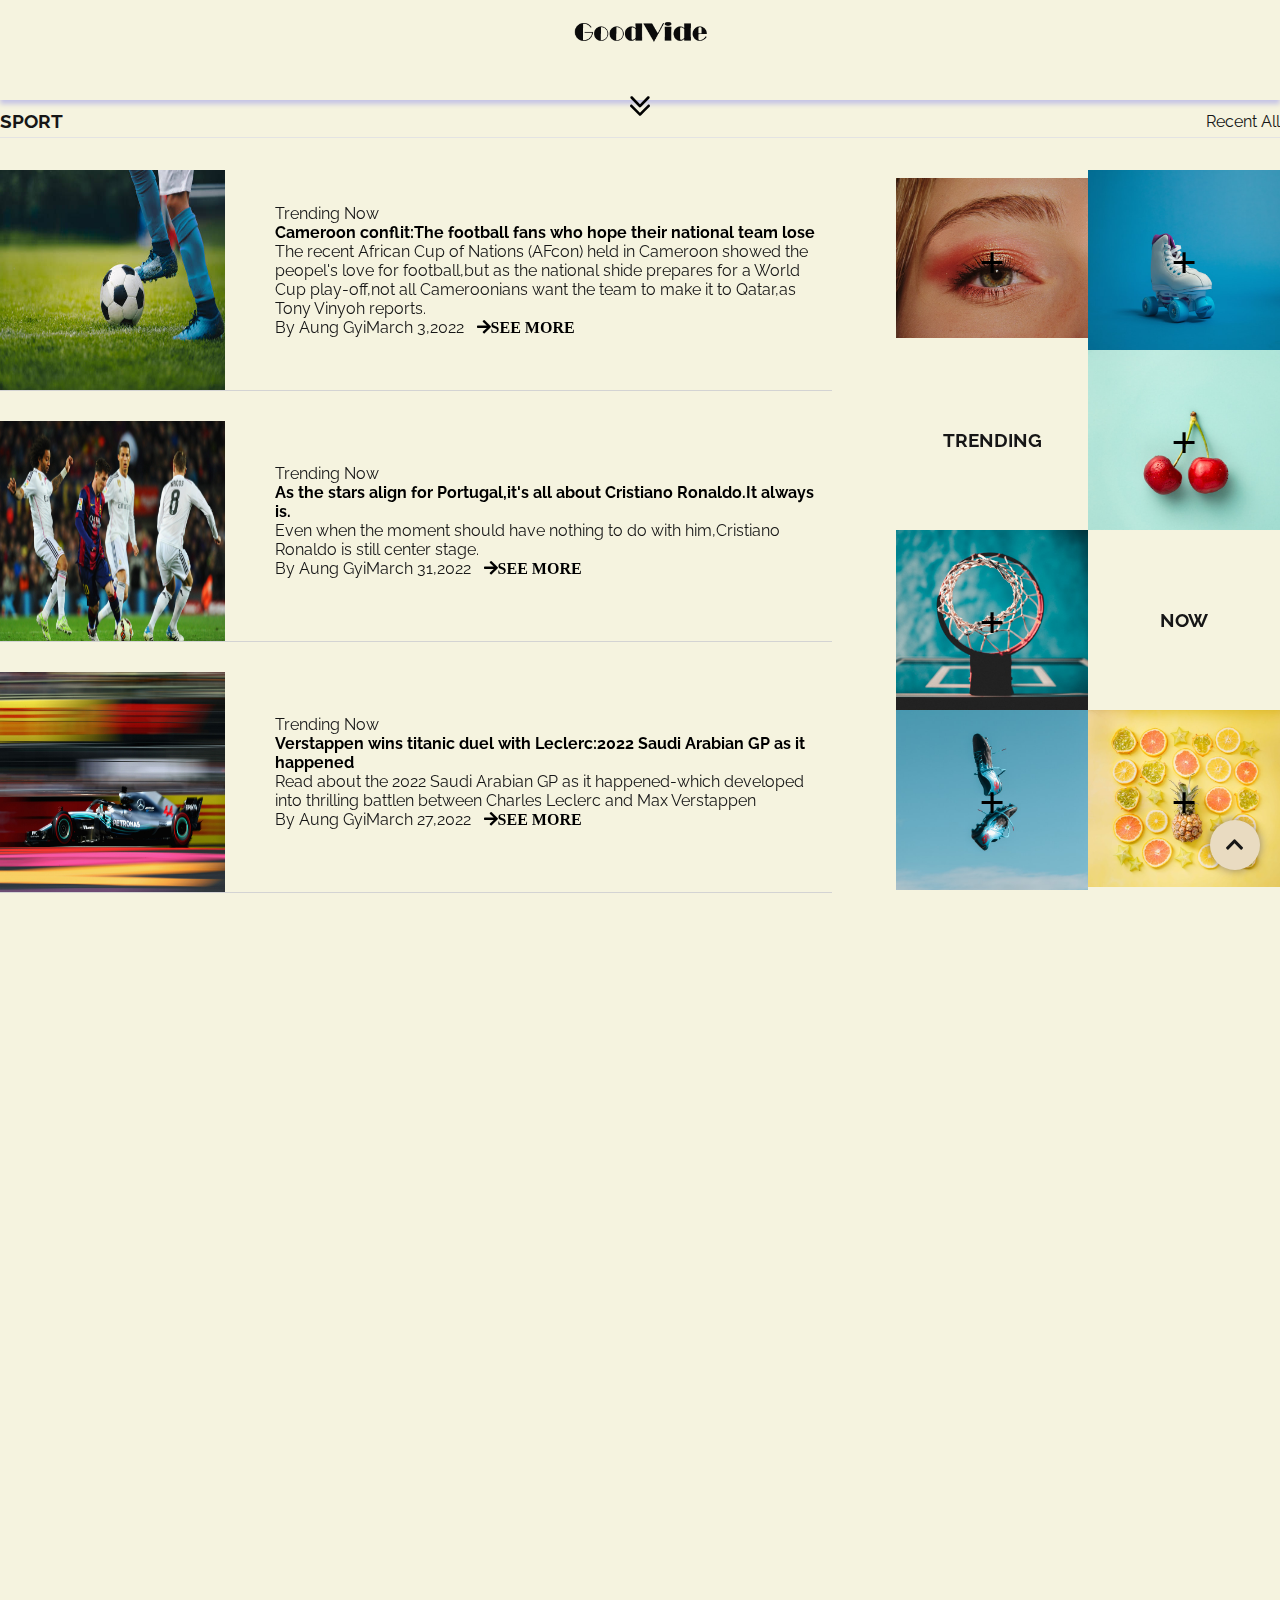
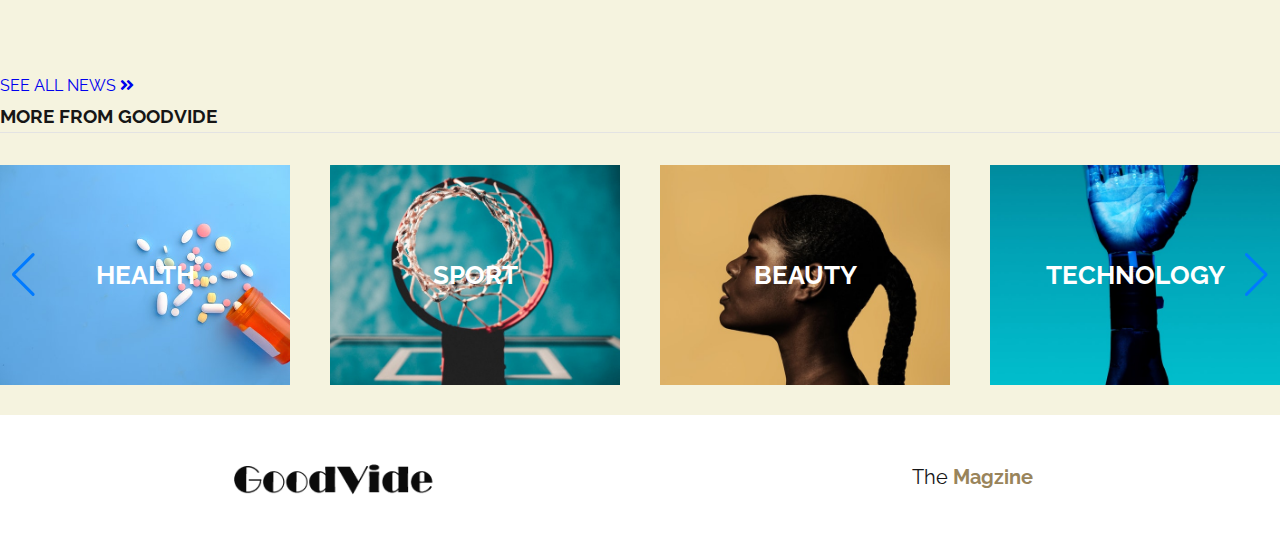
<file: sport.html>
<!DOCTYPE html>
<html lang="en">
  <head>
    <meta charset="UTF-8" />
    <meta name="viewport" content="width=device-width, initial-scale=1.0" />
    <title>GoodVide</title>
    <link href="https://cdn.jsdelivr.net/npm/bootstrap@5.0.2/dist/css/bootstrap.min.css" rel="stylesheet" integrity="sha384-EVSTQN3/azprG1Anm3QDgpJLIm9Nao0Yz1ztcQTwFspd3yD65VohhpuuCOmLASjC" crossorigin="anonymous">

    <link rel="stylesheet" href="https://unpkg.com/swiper/swiper-bundle.min.css"/>
    <link rel="stylesheet" href="css/health.css">

    <!-- fontawsome -->
    <link rel="stylesheet" href="css/all.min.css">
    <link rel="stylesheet" href="css/fontawesome.min.css">

    <!-- AOS -->
    <link href="https://unpkg.com/aos@2.3.1/dist/aos.css" rel="stylesheet">
  </head>

  <body>
     <!-- navbar -->
  <header>
    <div class="logo"><img src="img/logo.png" alt="">
    </div>

  <div class="menu-btn open" onclick="toggle()">
    <img src="img/double-arrow-bottom.svg" alt="">
  </div>
  <div class="menu">
    <div class="menu-btn close active" onclick="togglerev()">
        <img src="img/close-line.svg" alt="">
    </div>
    <div class="showcase">
        <div class="hover1"></div>
        <div class="hover2"></div>
        <div class="hover3"></div>
        <div class="hover4"></div>
    </div>
    <div class="page-links">
        <ul class="ul">
            <div class="li1 li"><a href="index.html" class="a1">Home</a></div>
            <div class="li2 li" style="background-color: #99845b;"><a href="health.html" class="a2">Category</a></div>
            <div class="li3 li"><a href="about_us.html" class="a3">About</a></div>
            <div class="li4 li"><a href="contact.html" class="a4">Contact</a></div>
        </ul>
    </div>
    <div class="social-links">
        <ul class="ul">
            <li><a href="health.html">Health</a></li>
            <li style="background-color: #99845b;"><a href="sport.html">Sport</a></li>
            <li><a href="beauty.html">Beauty</a></li>
            <li><a href="tech.html">Technology</a></li>
            <li><a href="others.html">Others</a></li>
        </ul>
    </div>
</div>
</header> 
    <div class="container">
      <div class="post-header">
        <div>
          <h3 class="post-title">Sport</h3>
        </div>
        <div>
          <p class="post-title-1">Recent All</p>
        </div>
      </div>
      <div class="main-banner">
        <div class="main-banner-1">
          <div class="post-banner" data-aos="fade-right">
            <div class="post-img">
              <img
                src="img/sport/close-up-of-legs-and-feet-of-football-player-in-blue-socks-and-shoes-picture-id1150952747.jpg"
                alt=""
                class=""
              />
            </div>
            <div class="post-detail">
              <p class="text-secondary">Trending Now</p>
              <h4>
                Cameroon conflit:The football fans who hope their national team
                lose
              </h4>
              <p>
                The recent African Cup of Nations (AFcon) held in Cameroon
                showed the peopel's love for football,but as the national shide
                prepares for a World Cup play-off,not all Cameroonians want the
                team to make it to Qatar,as Tony Vinyoh reports.
              </p>
              <span class="text-secondary pe-1">By Aung Gyi</span
              ><span class="text-danger">March 3,2022 </span>

              <a href="health_details.html" class="see-more-btn">
                <i class="fa fa-arrow-right" aria-hidden="true">SEE MORE</i></a
              >
            </div>
          </div>
          <div class="post-banner" data-aos="fade-right">
            <div class="post-img">
              <img src="img/sport/football2.jpg" alt="" class="" />
            </div>
            <div class="post-detail">
              <p class="text-secondary">Trending Now</p>
              <h4>
                As the stars align for Portugal,it's all about Cristiano
                Ronaldo.It always is.
              </h4>
              <p>
                Even when the moment should have nothing to do with
                him,Cristiano Ronaldo is still center stage.
              </p>

              <span class="text-secondary pe-1">By Aung Gyi</span
              ><span class="text-danger">March 31,2022 </span>
              <a href="health_details.html" class="see-more-btn">
                <i class="fa fa-arrow-right" aria-hidden="true">SEE MORE</i></a
              >
            </div>
          </div>
          <div class="post-banner" data-aos="fade-right">
            <div class="post-img">
              <img src="img/sport/f1.jpeg" alt="" class="" />
            </div>
            <div class="post-detail">
              <p class="text-secondary">Trending Now</p>
              <h4>
                Verstappen wins titanic duel with Leclerc:2022 Saudi Arabian GP
                as it happened
              </h4>
              <p>
                Read about the 2022 Saudi Arabian GP as it happened-which
                developed into thrilling battlen between Charles Leclerc and Max
                Verstappen
              </p>

              <span class="text-secondary pe-1">By Aung Gyi</span
              ><span class="text-danger">March 27,2022 </span>
              <a href="health_details.html" class="see-more-btn">
                <i class="fa fa-arrow-right" aria-hidden="true">SEE MORE</i></a
              >
            </div>
          </div>
          <div class="post-banner" data-aos="fade-right">
            <div class="post-img">
              <img
                src="img/sport/WRC_Safari-Rally-Kenya-Toyota-2021_1_5d64f_f_1400x788.jpg"
                alt=""
                class=""
              />
            </div>
            <div class="post-detail">
              <p class="text-secondary">Trending Now</p>

              <h4>WRC returns from 6-month hiatus with Rally Estonia</h4>
              <p>
                The World Rally Championship will get back underway this weekend
                in Estonia,nearly six months after the last round in Mexico.
              </p>
              <span class="text-secondary pe-1">By Aung Gyi</span
              ><span class="text-danger">March 29,2022 </span>
              <a href="health_details.html" class="see-more-btn">
                <i class="fa fa-arrow-right" aria-hidden="true">SEE MORE</i></a
              >
            </div>
          </div>
          <div class="post-banner" data-aos="fade-right">
            <div class="post-img">
              <img src="img/sport/tennis1.jpg" alt="" class="" />
            </div>
            <div class="post-detail">
              <p class="text-secondary">Trending Now</p>

              <h4>
                "Novak Djokovic's late withdrawal sure affects...",says top
                coach
              </h4>
              <p>
                Novak Djokovic has often been in the eye of storm at the start
                of 2022.Due to this choice not to get vaccinated ,the world
                number 1 has been able to play very little so far.
              </p>
              <span class="text-secondary pe-1">By Aung Gyi</span
              ><span class="text-danger">March 27,2022 </span>
              <a href="health_details.html" class="see-more-btn">
                <i class="fa fa-arrow-right" aria-hidden="true">SEE MORE</i></a
              >
            </div>
          </div>
          <div class="post-banner" data-aos="fade-right">
            <div class="post-img">
              <img src="img/sport/basketball.jpg" alt="" class="" />
            </div>
            <div class="post-detail">
              <p class="text-secondary">Trending Now</p>

              <h4>Booker has 35 points,Suns beat 76ers for 8th win in a row</h4>
              <p>
                Jae Crowder's wide-open-3-pointers late in the fourth quarter
                Sunday sealed yet another win for the Phoenix Suns,who continue
                to pile up victories even though they've accomplished just about
                everything possible in an NBA regular season.
              </p>
              <span class="text-secondary pe-1">By Aung Gyi</span>
              <span class="text-danger">March 3,2022</span>
              <a href="health_details.html" class="see-more-btn">
                <i class="fa fa-arrow-right" aria-hidden="true">SEE MORE</i></a
              >
            </div>
          </div>
        </div>
        <div class="main-banner-2">
          <div class="main-banner-2-left">
            <div class="main-banner-2-detail">
              <div class="main-banner-2-img" data-aos="flip-down">
                <a href="beauty.html" class="w-100 h-100">
                  <i
                    class="fa fa-plus main-banner-2-img-overlay"
                    aria-hidden="true"
                  ></i>
                  <img src="img/health/beauty.jpg" alt="" class="" />
                </a>
              </div>
              <div class="main-banner-2-img" data-aos="flip-down">
                <a href="" class="w-100 h-100">
                  <i
                    class="fa fa-plus main-banner-2-img-overlay"
                    aria-hidden="true"
                  ></i>
                  <img src="img/health/fitness 2.jpg" alt="" class="" />
                </a>
              </div>
              <div class="main-banner-2-img" data-aos="flip-down">
                <div>
                  <h3>TRENDING</h3>
                </div>
              </div>
              <div class="main-banner-2-img" data-aos="flip-down">
                <a href="health.html" class="w-100 h-100">
                  <i
                    class="fa fa-plus main-banner-2-img-overlay"
                    aria-hidden="true"
                  ></i>
                  <img src="img/health/fitness 4.jpg" alt="" class="" />
                </a>
              </div>
              <div class="main-banner-2-img" data-aos="flip-down">
                <a href="sport.html" class="w-100 h-100">
                  <i
                    class="fa fa-plus main-banner-2-img-overlay"
                    aria-hidden="true"
                  ></i>
                  <img src="img/health/sport 3.jpg" alt="" class="" />
                </a>
              </div>
              <div class="main-banner-2-img" data-aos="flip-down">
                <div>
                  <h3>NOW</h3>
                </div>
              </div>
              <div class="main-banner-2-img" data-aos="flip-down">
                <a href="sport.html" class="w-100 h-100">
                  <i
                    class="fa fa-plus main-banner-2-img-overlay"
                    aria-hidden="true"
                  ></i>
                  <img src="img/health/sport 2.jpg" alt="" class="" />
                </a>
              </div>
              <div class="main-banner-2-img" data-aos="flip-down">
                <a href="sport.html" class="w-100 h-100">
                  <i
                    class="fa fa-plus main-banner-2-img-overlay"
                    aria-hidden="true"
                  ></i>
                  <img src="img/health/fitness 5.jpg" alt="" class="" />
                </a>
              </div>
            </div>
          </div>
          <div class="main-banner-2-right" data-aos="zoom-in-up" data-aos-duration="2000">
            <div class="">
              <a href="sport.html">
                <img src="img/sport/stephen-baker-QAX5Ylx-lKo-unsplash.jpg" alt="" style="width: 100%" />
                <h5 class="mt-2 text-dark">
                  Booker has 35 points,Suns beat 76ers for 8th win in a row
                </h5>
                <p class="text-secondary">
                  Jae Crowder's wide-open-3-pointers late in the fourth quarter Sunday sealed yet another win for the Phoenix Suns.
                </p>
              </a>
            </div>
          </div>
        </div>
        <div class="w-100 text-center see-all-news">
          <a href="index.html" class="btn btn-light btn-outline-dark">
            SEE ALL NEWS
            <i class="fa fa-angle-double-right" aria-hidden="true "></i
          ></a>
        </div>
      </div>
      <!-- Swiper -->
      <div class="post-header">
        <h3 class="post-title">More from GoodVide</h3>
      </div>
      <div class="swiper mySwiper">
        <div class="swiper-wrapper">
          <div class="swiper-slide">
            <img src="img/health/health.jpg " alt=" " />
            <a href="health.html" class="swiper-img-title">Health</a>
          </div>
          <div class="swiper-slide">
            <img src="img/health/sport 3.jpg " alt=" " />
            <a href="sport.html" class="swiper-img-title">Sport</a>
          </div>
          <div class="swiper-slide">
            <img src="img/health/beauty1.jpg " alt=" " />
            <a href="# " class="swiper-img-title">Beauty</a>
          </div>
          <div class="swiper-slide">
            <img src="img/health/tech.jpg " alt=" " />
            <a href="tech.html" class="swiper-img-title">Technology</a>
          </div>
          <div class="swiper-slide">
            <img src="img/other/wh-toxic-positivity-gettyimages-183825468-1601933889.png" alt=" ">
            <a href="other.html" class="swiper-img-title">Others</a>
          </div>
        </div>
        <div class="swiper-button-next text-dark"></div>
        <div class="swiper-button-prev text-dark"></div>
      </div>
    </div>
    
    <div class="up">
      <i class="fa-solid fa-chevron-up img-below"></i>
      <i class="fa-solid fa-hand-point-up img-top"></i>
    </div>
  
  
  <div class="footer">
    <img src="img/logo.png" alt="">
    <p>The <span style="color: #99845b; font-weight: bolder;" >Magzine</span></p>
  </div>

<script src="https://cdn.jsdelivr.net/npm/bootstrap@5.0.2/dist/js/bootstrap.bundle.min.js" integrity="sha384-MrcW6ZMFYlzcLA8Nl+NtUVF0sA7MsXsP1UyJoMp4YLEuNSfAP+JcXn/tWtIaxVXM" crossorigin="anonymous"></script>
<script src="https://cdnjs.cloudflare.com/ajax/libs/gsap/3.9.1/gsap.min.js"></script>
<script src="https://unpkg.com/swiper/swiper-bundle.min.js"></script>
<script src="https://unpkg.com/aos@2.3.1/dist/aos.js"></script>
<script src="js/bootstrap.bundle.min.js"></script>
<script src="js/index.js"></script>
  </body>
</html>
</file>
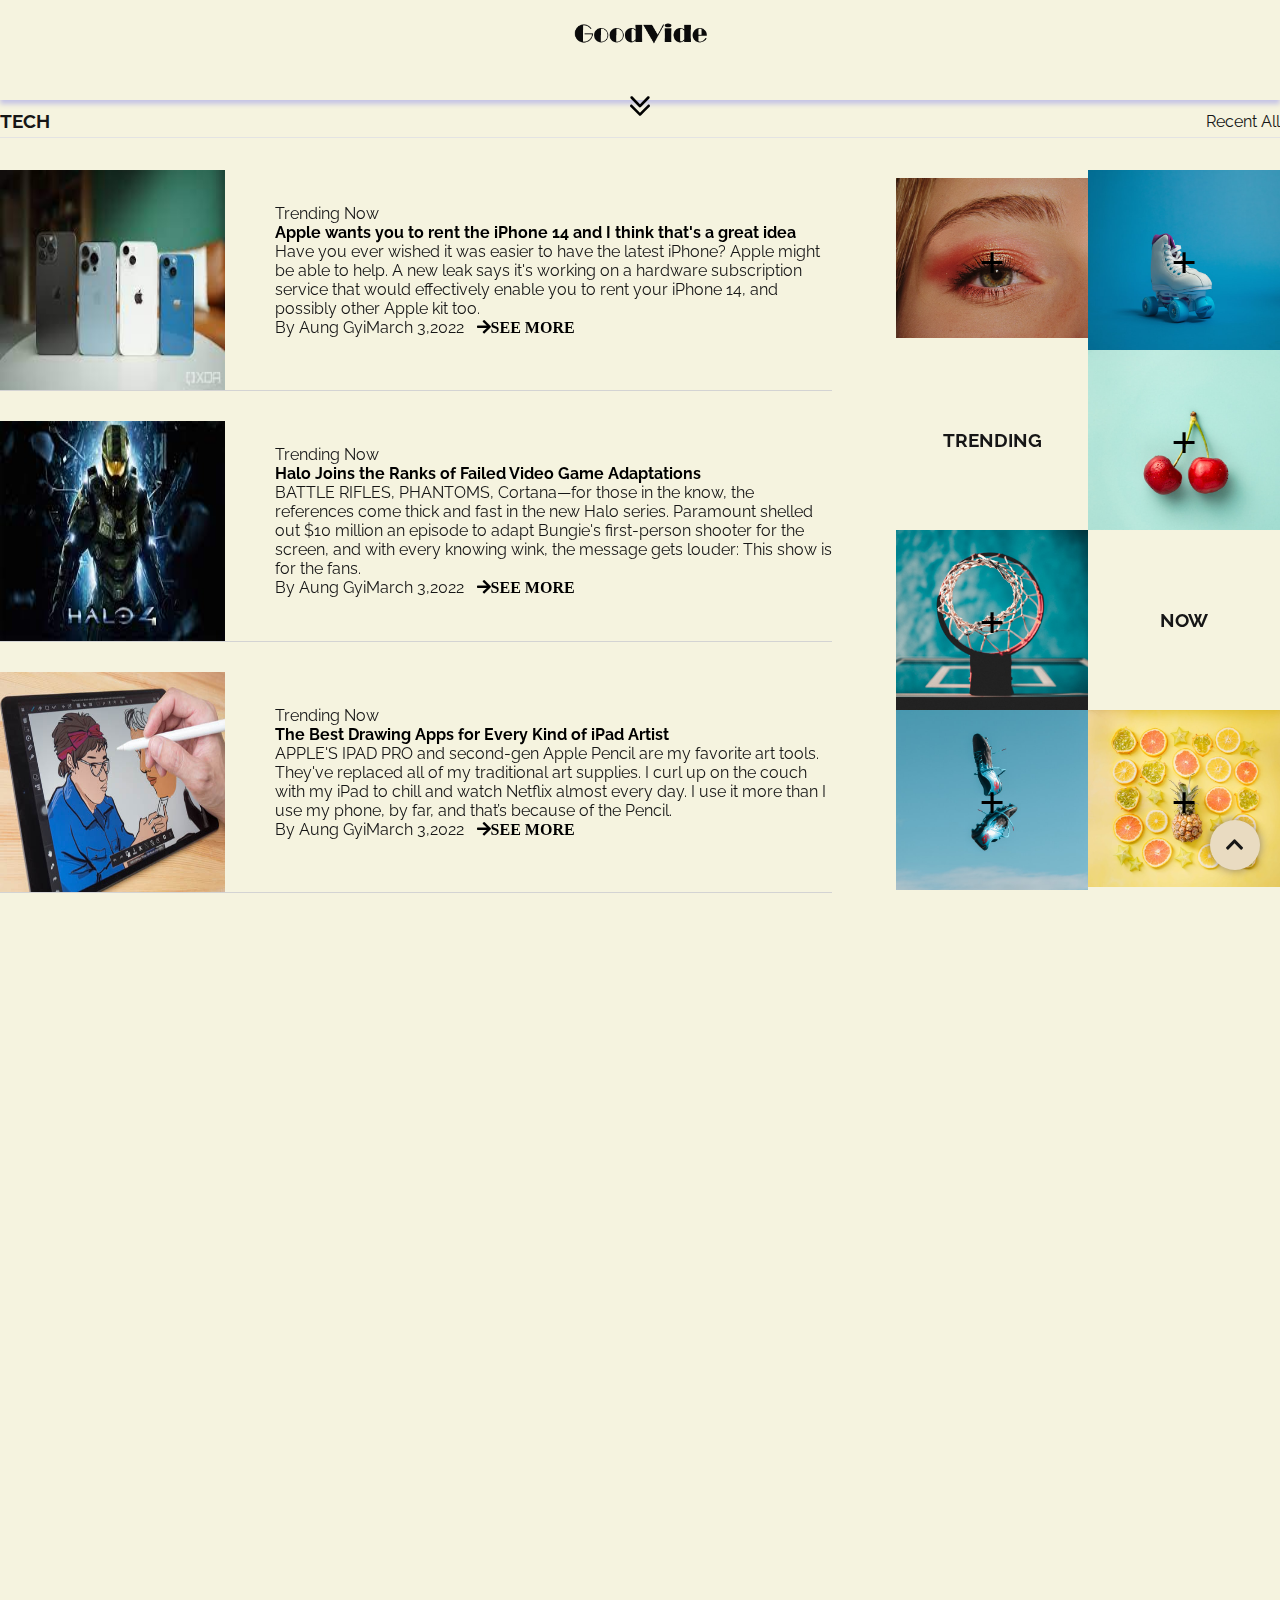
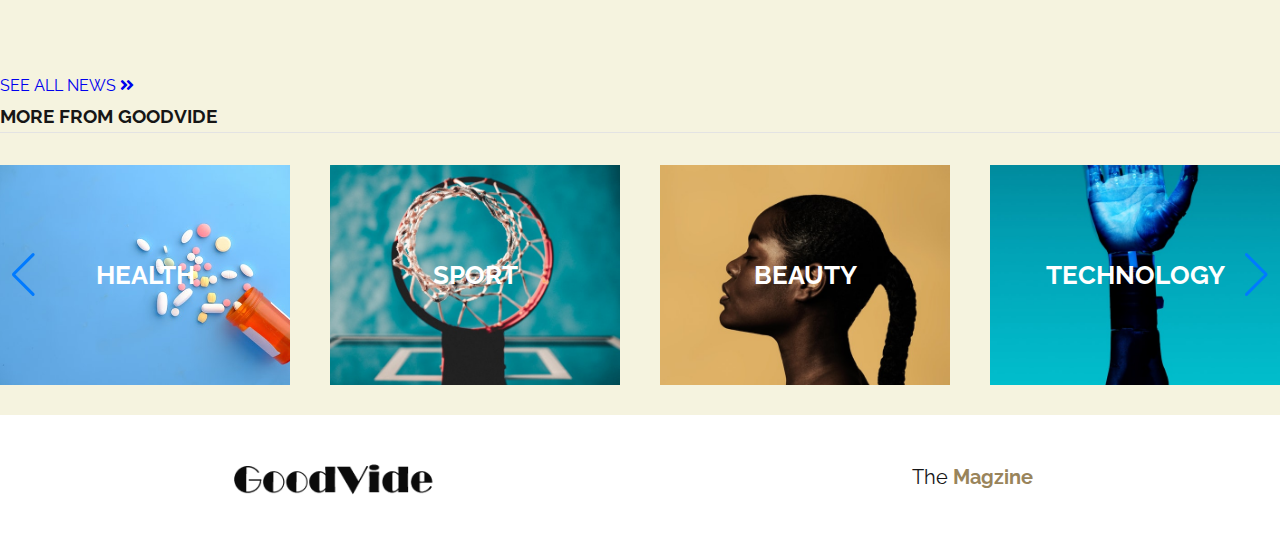
<file: tech.html>
<!DOCTYPE html>
<html lang="en">
  <head>
    <meta charset="UTF-8" />
    <meta name="viewport" content="width=device-width, initial-scale=1.0" />
    <title>GoodVide</title>
    <link href="https://cdn.jsdelivr.net/npm/bootstrap@5.0.2/dist/css/bootstrap.min.css" rel="stylesheet" integrity="sha384-EVSTQN3/azprG1Anm3QDgpJLIm9Nao0Yz1ztcQTwFspd3yD65VohhpuuCOmLASjC" crossorigin="anonymous">

    <link rel="stylesheet" href="https://unpkg.com/swiper/swiper-bundle.min.css"/>
    <link rel="stylesheet" href="css/health.css">

    <!-- fontawsome -->
    <link rel="stylesheet" href="css/all.min.css">
    <link rel="stylesheet" href="css/fontawesome.min.css">

    <!-- AOS -->
    <link href="https://unpkg.com/aos@2.3.1/dist/aos.css" rel="stylesheet">
  </head>

  <body>
    <!-- navbar -->
  <header>
    <div class="logo"><img src="img/logo.png" alt="">
    </div>

  <div class="menu-btn open" onclick="toggle()">
    <img src="img/double-arrow-bottom.svg" alt="">
  </div>
  <div class="menu">
    <div class="menu-btn close active" onclick="togglerev()">
        <img src="img/close-line.svg" alt="">
    </div>
    <div class="showcase">
        <div class="hover1"></div>
        <div class="hover2"></div>
        <div class="hover3"></div>
        <div class="hover4"></div>
    </div>
    <div class="page-links">
        <ul class="ul">
            <div class="li1 li"><a href="index.html" class="a1">Home</a></div>
            <div class="li2 li" style="background-color: #99845b;"><a href="health.html" class="a2">Category</a></div>
            <div class="li3 li"><a href="about_us.html" class="a3">About</a></div>
            <div class="li4 li"><a href="contact.html" class="a4">Contact</a></div>
        </ul>
    </div>
    <div class="social-links">
        <ul class="ul">
            <li><a href="health.html">Health</a></li>
            <li><a href="sport.html">Sport</a></li>
            <li><a href="beauty.html">Beauty</a></li>
            <li style="background-color: #99845b;"><a href="tech.html">Technology</a></li>
            <li><a href="others.html">Others</a></li>
        </ul>
    </div>
</div>
</header> 

    <div class="container">
      <div class="post-header">
        <div>
          <h3 class="post-title">Tech</h3>
        </div>
        <div>
          <p class="post-title-1">Recent All</p>
        </div>
      </div>
      <div class="main-banner">
        <div class="main-banner-1">
          <div class="post-banner" data-aos="fade-right">
            <div class="post-img">
              <img src="img/tech/iphones.jpg" alt="" class="" />
            </div>
            <div class="post-detail">
              <p class="text-secondary">Trending Now</p>
              <h4>
                Apple wants you to rent the iPhone 14 and I think that's a great
                idea
              </h4>
              <p>
                Have you ever wished it was easier to have the latest iPhone?
                Apple might be able to help. A new leak says it's working on a
                hardware subscription service that would effectively enable you
                to rent your iPhone 14, and possibly other Apple kit too.
              </p>
              <span class="text-secondary pe-1">By Aung Gyi</span
              ><span class="text-danger">March 3,2022 </span>

              <a href="health_details.html" class="see-more-btn">
                <i class="fa fa-arrow-right" aria-hidden="true">SEE MORE</i></a
              >
            </div>
          </div>
          <div class="post-banner" data-aos="fade-right">
            <div class="post-img">
              <img src="img/tech/halo-game.jpg" alt="" class="" />
            </div>
            <div class="post-detail">
              <p class="text-secondary">Trending Now</p>
              <h4>Halo Joins the Ranks of Failed Video Game Adaptations</h4>
              <p>
                BATTLE RIFLES, PHANTOMS, Cortana—for those in the know, the
                references come thick and fast in the new Halo series. Paramount
                shelled out $10 million an episode to adapt Bungie's
                first-person shooter for the screen, and with every knowing
                wink, the message gets louder: This show is for the fans.
              </p>

              <span class="text-secondary pe-1">By Aung Gyi</span
              ><span class="text-danger">March 3,2022 </span>
              <a href="health_details.html" class="see-more-btn">
                <i class="fa fa-arrow-right" aria-hidden="true">SEE MORE</i></a
              >
            </div>
          </div>
          <div class="post-banner" data-aos="fade-right">
            <div class="post-img">
              <img src="img/tech/ipad-drawing.jpg" alt="" class="" />
            </div>
            <div class="post-detail">
              <p class="text-secondary">Trending Now</p>
              <h4>The Best Drawing Apps for Every Kind of iPad Artist</h4>
              <p>
                APPLE'S IPAD PRO and second-gen Apple Pencil are my favorite art
                tools. They've replaced all of my traditional art supplies. I
                curl up on the couch with my iPad to chill and watch Netflix
                almost every day. I use it more than I use my phone, by far, and
                that’s because of the Pencil.
              </p>

              <span class="text-secondary pe-1">By Aung Gyi</span
              ><span class="text-danger">March 3,2022 </span>
              <a href="health_details.html" class="see-more-btn">
                <i class="fa fa-arrow-right" aria-hidden="true">SEE MORE</i></a
              >
            </div>
          </div>
          <div class="post-banner" data-aos="fade-right">
            <div class="post-img">
              <img
                src="img/tech/google-news-logo-featured-1.jpg"
                alt=""
                class=""
              />
            </div>
            <div class="post-detail">
              <p class="text-secondary">Trending Now</p>

              <h4>
                Google Confirms That Russia Has Restricted Google News In The
                Country
              </h4>
              <p>
                Google has confirmed that its news aggregator service Google
                News has been blocked in Russia. In a statement, the tech giant
                said that “We’ve confirmed that some people are having
                difficulty accessing the Google News app and website in Russia
                and that this is not due to any technical issues on our end.”
              </p>
              <span class="text-secondary pe-1">By Aung Gyi</span
              ><span class="text-danger">March 3,2022 </span>
              <a href="health_details.html" class="see-more-btn">
                <i class="fa fa-arrow-right" aria-hidden="true">SEE MORE</i></a
              >
            </div>
          </div>
          <div class="post-banner" data-aos="fade-right">
            <div class="post-img">
              <img src="img/tech/amazon-news.jpg" alt="" class="" />
            </div>
            <div class="post-detail">
              <p class="text-secondary">Trending Now</p>

              <h4>
                Amazon Announces Plan To Set Up A Logistic Base In Turkey To
                Meet Rising Demand, With More Than A $100 Million Investment
              </h4>
              <p>
                e-Commerce giant Amazon announced on Wednesday that it will be
                setting up a logistics base in Turkey so as to be able to meet
                the rising demand. The company will be making an investment of
                more than $100 million to build the logistics base in Turkey.
              </p>
              <span class="text-secondary pe-1">By Aung Gyi</span
              ><span class="text-danger">March 3,2022 </span>
              <a href="health_details.html" class="see-more-btn">
                <i class="fa fa-arrow-right" aria-hidden="true">SEE MORE</i></a
              >
            </div>
          </div>
          <div class="post-banner" data-aos="fade-right">
            <div class="post-img">
              <img src="img/tech/tencent-news.jpg" alt="" class="" />
            </div>
            <div class="post-detail">
              <p class="text-secondary">Trending Now</p>

              <h4>
                Tencent Reports Slowest Quarterly Revenue Growth For The Fourth
                Quarter of 2021
              </h4>
              <p>
                Chinese technology company Tencent reported the slowest
                quarterly revenue growth in its history for the fourth quarter
                of 2021. The report comes amid the regulatory crackdowns being
                faced by the country’s domestic technology sector, as Beijing
                continues to tighten its grip. Irrespective of the declining
                quarterly revenue, the technology giant posted a surge in profit
                for the fourth quarter.
              </p>
              <span class="text-secondary pe-1">By Aung Gyi</span>
              <span class="text-danger">March 3,2022</span>
              <a href="health_details.html" class="see-more-btn">
                <i class="fa fa-arrow-right" aria-hidden="true">SEE MORE</i></a
              >
            </div>
          </div>
        </div>
        <div class="main-banner-2">
          <div class="main-banner-2-left">
            <div class="main-banner-2-detail">
              <div class="main-banner-2-img" data-aos="flip-down">
                <a href="beauty.html" class="w-100 h-100">
                  <i
                    class="fa fa-plus main-banner-2-img-overlay"
                    aria-hidden="true"
                  ></i>
                  <img src="img/health/beauty.jpg" alt="" class="" />
                </a>
              </div>
              <div class="main-banner-2-img" data-aos="flip-down">
                <a href="" class="w-100 h-100">
                  <i
                    class="fa fa-plus main-banner-2-img-overlay"
                    aria-hidden="true"
                  ></i>
                  <img src="img/health/fitness 2.jpg" alt="" class="" />
                </a>
              </div>
              <div class="main-banner-2-img" data-aos="flip-down">
                <div>
                  <h3>TRENDING</h3>
                </div>
              </div>
              <div class="main-banner-2-img" data-aos="flip-down">
                <a href="health.html" class="w-100 h-100">
                  <i
                    class="fa fa-plus main-banner-2-img-overlay"
                    aria-hidden="true"
                  ></i>
                  <img src="img/health/fitness 4.jpg" alt="" class="" />
                </a>
              </div>
              <div class="main-banner-2-img" data-aos="flip-down">
                <a href="sport.html" class="w-100 h-100">
                  <i
                    class="fa fa-plus main-banner-2-img-overlay"
                    aria-hidden="true"
                  ></i>
                  <img src="img/health/sport 3.jpg" alt="" class="" />
                </a>
              </div>
              <div class="main-banner-2-img" data-aos="flip-down">
                <div>
                  <h3>NOW</h3>
                </div>
              </div>
              <div class="main-banner-2-img" data-aos="flip-down">
                <a href="sport.html" class="w-100 h-100">
                  <i
                    class="fa fa-plus main-banner-2-img-overlay"
                    aria-hidden="true"
                  ></i>
                  <img src="img/health/sport 2.jpg" alt="" class="" />
                </a>
              </div>
              <div class="main-banner-2-img" data-aos="flip-down">
                <a href="sport.html" class="w-100 h-100">
                  <i
                    class="fa fa-plus main-banner-2-img-overlay"
                    aria-hidden="true"
                  ></i>
                  <img src="img/health/fitness 5.jpg" alt="" class="" />
                </a>
              </div>
            </div>
          </div>
          <div class="main-banner-2-right" data-aos="zoom-in-up" data-aos-duration="2000">
            <div class="">
              <a href="tech.html">
                <img src="img/health/tech.jpg" alt="" style="width: 100%" />
                <h5 class="mt-2 text-dark">
                  <!-- 20 Hip-Strengthening Exercises You Can Do at Home -->
                </h5>
                <p class="text-secondary">
                  <!-- Your hips do a lot of work—here's how to keep them strong. -->
                </p>
              </a>
            </div>
          </div>
        </div>
        <div class="w-100 text-center see-all-news">
          <a href="index.html" class="btn btn-light btn-outline-dark">
            SEE ALL NEWS
            <i class="fa fa-angle-double-right" aria-hidden="true "></i
          ></a>
        </div>
      </div>
      <!-- Swiper -->
      <div class="post-header">
        <h3 class="post-title">More from GoodVide</h3>
      </div>
      <div class="swiper mySwiper ">
        <div class="swiper-wrapper ">
            <div class="swiper-slide ">
                <img src="img/health/health.jpg " alt=" ">
                <a href="health.html" class="swiper-img-title ">Health</a>
            </div>
            <div class="swiper-slide ">
                <img src="img/health/sport 3.jpg " alt=" ">
                <a href="sport.html" class="swiper-img-title ">Sport</a>
            </div>
            <div class="swiper-slide ">
                <img src="img/health/beauty1.jpg " alt=" ">
                <a href="beauty.html" class="swiper-img-title ">Beauty</a>
            </div>
            <div class="swiper-slide ">
                <img src="img/health/tech.jpg " alt=" ">
                <a href="tech.html" class="swiper-img-title ">Technology</a>
            </div>
            <div class="swiper-slide ">
                <img src="img/other/wh-toxic-positivity-gettyimages-183825468-1601933889.png" alt=" ">
                <a href="other.html" class="swiper-img-title ">Others</a>
            </div>
        </div>
        <div class="swiper-button-next text-dark "></div>
        <div class="swiper-button-prev text-dark "></div>
    </div>
    </div>
    
    <div class="up">
      <i class="fa-solid fa-chevron-up img-below"></i>
      <i class="fa-solid fa-hand-point-up img-top"></i>
    </div>
  
  
  <div class="footer">
    <img src="img/logo.png" alt="">
    <p>The <span style="color: #99845b; font-weight: bolder;" >Magzine</span></p>
  </div>

<script src="https://cdn.jsdelivr.net/npm/bootstrap@5.0.2/dist/js/bootstrap.bundle.min.js" integrity="sha384-MrcW6ZMFYlzcLA8Nl+NtUVF0sA7MsXsP1UyJoMp4YLEuNSfAP+JcXn/tWtIaxVXM" crossorigin="anonymous"></script>
<script src="https://cdnjs.cloudflare.com/ajax/libs/gsap/3.9.1/gsap.min.js"></script>
<script src="https://unpkg.com/swiper/swiper-bundle.min.js"></script>
<script src="https://unpkg.com/aos@2.3.1/dist/aos.js"></script>
<script src="js/bootstrap.bundle.min.js"></script>
<script src="js/index.js"></script>
  </body>
</html>
</file>
<file: css/style.css>
@import url('https://fonts.googleapis.com/css2?family=Lato:ital,wght@0,300;0,400;1,300;1,400&family=League+Spartan:wght@100;300;500&family=Raleway:wght@300;400;500&family=Source+Sans+Pro:wght@300;400&display=swap');


*{
  margin: 0;
  padding: 0;
  box-sizing: border-box;
}
body {
  font-family: 'Raleway';
  background-color: #f5f3df;
  color: #161616;
}

/* navbar */
.menu-btn{
  position: absolute;
  top: 12%;
  left: 50%;
  transform: translate(-50%,-50%);
}
.menu-btn.active{
  z-index: 100;

}
.menu-btn.active img{
  filter: invert(1);
}
.menu-btn img{
  height: 20px;
  width: 20px;
  cursor: pointer;
  transition: .5s;
}
.menu{
  z-index: 100;
  position: absolute;
  top: 0;
  left: 0;
  width: 100%;
  height: 100vh;
  transform: translateY(-100%);
  opacity: 0;
  background-color: #000;
  color: white;
}
.page-links{
  margin-top: 25vh;
}
.page-links ul{
  list-style: none;
  display: flex;
  align-items: center;
  flex-direction: column ;
  justify-content: center;

}
.page-links ul .li {
  font-size: 35px;
  margin-bottom: 10px;
}
header a{
  color: white;
  text-decoration: none;
  padding: 5px 15px;
}
.social-links{
  position: absolute;
  bottom: 10%;
  width: 100%;
  height: 80px;
}
.social-links ul{
  list-style: none;
  display: flex;
  justify-content: center;
  align-items: center;
  height: 100%;
  width: 100%;

}
.social-links ul li{
  text-transform: uppercase;
  font-size: 15px;
  margin: 0px 15px;
  cursor: pointer;
  font-weight: lighter;
}

.hover1{
  position: absolute;
  top: 50px;
  left: 100px;
  width: 200px;
  height: 100px;
  background: url(../img/health/beauty.jpg) no-repeat 50% 50%;
  background-size: cover;
}
.hover2{
  position: absolute;
  top: 100px;
  left: 900px;
  width: 200px;
  height: 130px;
  background: url(../img/health/health.jpg) no-repeat 50% 50%;
  background-size: cover;
}
.hover3{
  position: absolute;
  top: 300px;
  left: 200px;
  width: 200px;
  height: 100px;
  background: url(../img/health/preg.jpg) no-repeat 50% 50%;
  background-size: cover;
}
.hover4{
  position: absolute;
  top: 350px;
  left: 1000px;
  width: 250px;
  height: 150px;
  background: url(../img/health/fitness\ 5.jpg) no-repeat 50% 50%;
  background-size: cover;
}
header a:hover{
  background-color: #99845b;
  color: white;
  transition: .3s ease-in-out;
}

header {
  display: flex;
  height: 100px;
  width: 100%;
  align-items: center;
  justify-content: space-between;
  transition: .6s;
  z-index: 1;
  box-shadow: 0px 4px 5px rgba(0, 0, 255, .2);
}
header .logo {
  position: absolute;
  top: 2%;
  left: 50%;
  transform: translate(-50%,-50%);
}
header .logo img{
  width: 140px;
}
header.active {
  position: fixed;
  top: 0;
  left: 0;
  height: 60px;
  background-color: #e9dbc1;
}
header.active .logo  {
  left: 30%;
  color: white;
}
header.active .menu-btn.open{
  top: 50%;
}
header.active .menu-btn .close {
  top: 20%;
}




  /* inner container display */
  .header-container {
    height: 100vh;
    width: 100%;
    display: flex;
    align-items: center;
    justify-content: space-around;
    margin-top: 15px;
  }
  .inner-container {
    width: 100%;
    height: 100%;
    display: flex;
    align-items: center;
    background-repeat: no-repeat;
    background-size: cover;
    background-position: center center;
    background-image: transparent;
    transition: all 0.8s cubic-bezier(0.19,1,0.22,1) ease-in-out;
  }
  .inner-container, .inner-inner-container {
    width: 100%;
    height: 100%;
    margin-top: 0%;
    display: flex;
    align-items: center;
    justify-content: space-between;
    flex-direction: column;
    border-left: 1px solid rgba(39, 39, 39, 0.281);
  }

  .top-section {
    margin-top: 50px;
  }
  .top-section h1 {
    font-size: 2.5rem;
    font-weight: lighter;
    text-transform: uppercase;
  /* font-family: 'Raleway'; */
    font-weight: 400;
  }
  .top-section p {
    padding: 0.5rem 0px;
    /* font-size: 0.8rem; */
    letter-spacing: 1px;
    padding-left: 2px;
    text-transform: uppercase;
  }
  .inner-container .bottom-section {
    font-size: 10rem;
    margin-bottom: 50px;
    color: #8f0000;
  }
  .inner-container:hover .top-section h1 {
    transition: all 0.8s cubic-bezier(0.19, 1, 0.22, 1);
    color: #99845b;
  }
  .inner-container:hover .top-section p {
    transition: all .8s cubic-bezier(0.19, 1, 0.22, 1);
    color: #99845b;
  }
  .inner-container:hover .bottom-section {
    transition: all .8s cubic-bezier(0.23, 1, 0.320, 1);
    color: #99845b;
  }
  .inner-container-1:hover {
    background-image: url(../img/health/fitness\ 1.jpg);
  }
  .inner-container-2:hover {
    background-image: url(../img/health/sport\ 1.jpg);
  }
  .inner-container-3:hover {
    background-image: url(../img/health/beauty1.jpg);
  }
  .inner-container-4:hover {
    background-image: url(../img/health/tech.jpg);
  }


  /* swiper 2 */
.swiper {
  width: 90%;
  height: 300px;
  margin: 20px auto;
  z-index: 0;
}

.swiper-slide {
  display: -webkit-box;
  display: -ms-flexbox;
  display: -webkit-flex;
  display: flex;
  -webkit-box-pack: center;
  -ms-flex-pack: center;
  -webkit-justify-content: center;
  justify-content: center;
  -webkit-box-align: center;
  -ms-flex-align: center;
  -webkit-align-items: center;
  align-items: center;
}

.swiper-slide img {
  width: 100%;
  height: 250px;
  object-fit: cover;
  object-position: center;
}
.swiper-button-next , .swiper-button-prev {
  width: 6%;
  background-image: url(../img/angle-circle-arrow-right.svg);
  background-repeat: no-repeat;
  background-size: 50%;
  background-position: center;
}
.swiper-button-prev {
  background-image: url(../img/angle-circle-left.svg);
}
.swiper-button-next::after, .swiper-button-prev::after {
  display: none;
}


/* content container 
first row left col*/
.content-container {
  margin: 100px 80px;
}

.content-container .f-l .image img {
  width: 700px;
}
.content-container .f-l .text ,
.content-container .f-l .text h1 ,
.content-container .f-l .text p {
  margin-top: 20px;
}
.content-container .f-l .text a {
  color: black;
  text-decoration: none;
  
}
.content-container .f-l .text a:hover {
  color: #99845b;
  transition: all .3s ease-in-out;
}
.content-container .f-l .foot {
  width: 700px;
  margin-top: 30px;
  border-top: 1px solid rgba(39, 39, 39, 0.281);
  display: flex;
  justify-content: space-around;
}
.content-container .f-l .foot li {
  list-style: none;
  margin-top: 10px;
}
.content-container .f-l button {
  border: 0;
  width: 50px;
  border-radius: 30%;
}
.content-container .f-l button:hover  {
  background-color: #e9dbc1;
  transition: all .3s ease-in-out;
}

.s-l .image,
.t-l .image,
.fo-l .image {
  overflow: hidden;
  width: 300px;
  height: 250px;
  object-fit: cover;
  object-position: top;
}

.s-l .image img:hover,
.t-l .image img:hover,
.fo-l .image img:hover {
  transform: scale(1.2);
  transition: all .5s ease;
}

/* second row */

.content-container .s-l .image img {
  width: 300px;
  height: 250px;
  object-fit: cover;
  object-position: top;
}
.content-container .s-l {
  margin-top: 60px;
}
.s-l-2 , .t-l-2 ,.fo-l-2{
  padding-left: 65px;
}

 .t-text h6{
  margin-top: 10px;
  font-size: 14px;
}

.content-container .t-text p{
  /* margin-top: 20px; */
}

.t-text h4 a {
  text-decoration: none;
  color: black;
}

 .t-text h4 a:hover {
  color: #99845b;
  transition: all .3s ease-in-out;
}

/* third row */
.content-container .t-l .image img {
  width: 300px;
  height: 250px;
  object-fit: cover;
  object-position: center;
}
.t-text h4 , .t-text p {
  width: 300px;
}

/* fourth row */
.content-container .fo-l .image img {
  width: 300px;
  height: 250px;
  object-fit: cover;
  object-position: center;
}


/* first row right col */
.content-container .f-r {
  padding-left: 165px;
}
.right-content {
  padding: 0px 40px;
}
.right-content .right-border{
  border: 1px solid black;
  padding: 8px;
  text-align: center;
  background-color: black;
  color: white;
  text-transform: uppercase;
}
.right-content .about-section img {
  padding: 40px;
  border-radius: 50%;
  width: 400px;
  height: 300px;
  object-fit: cover;
  object-position: center;
  margin-left: -20px;
}
.right-content .about-section p {
  text-align: center;
  margin-bottom: 30px;
}
.social-icon {
  padding: 30px 10px;
  display: flex;
  justify-content: space-around;
  list-style: none;
}
.social-icon li a{
  color: #000;
}
.social-icon li a:hover i {
  color: #99845b;
  transition: all .3s ease-in-out;
}
.latest-post-section {
  margin-top: 10px;
}
.latest-post-section img {
  width: 150px;
  height: 100px;
  object-fit: cover;
  object-position: center;
}

.latest-post {
  margin-top: 30px;
}
.latest-post p {
  /* text-align: center; */
  width: 200px;
}
.latest-post p a{
  color: #000;
  text-decoration: none;
}
.latest-post p a:hover {
  color: #99845b;
  transition: all .3s ease-in-out;
}

.summer-collection {
  padding-top: 20px;
}
.summer-collection img {
  width: 100%;
  object-fit: cover;
}

.content-me-section{
  margin-top: 20px;
}
.content-me-section p {
  padding-top: 20px;
}
.content-container .input-group .form{
  outline: none;
  border: 1px solid #99845b;
  padding: 8px 15px;
  font-size: 14px;
  width: 300px;
}
::placeholder { 
  color: #99845b;
  opacity: 1; 
}
.content-container .input-group .send-mail {
  border: 1px solid #99845b;
  width: 50px;
  background-color: #e9dbc1;
}
.content-container .input-group .send-mail:hover {
  background-color: #000;
  color: white;
}
.popular-tag {
  margin-top: 30px;
}
.popular-tag .tag-list {
  display: flex;
  flex-wrap: wrap;
  list-style: none;
  margin-top: 20px;
}
.tag-list li {
  padding: 10px;
}
.tag-list li button {
  border: 1px solid #99845b;
  background-color: transparent;
  padding: 8px 10px;
  font-size: 15px;
}
.tag-list li button:hover {
  background-color: #99845b;
  color: white;
  transform: scale(1.1);
  transition: all .3s ease-in-out;
}

.up {
  width: 50px;
  height: 50px;
  background-color: #e9dbc1;
  text-align: center;
  line-height: 50px;
  font-size: 20px;
  box-shadow: 0 0 10px rgba(0,0,111,0.4);
  border-radius: 50%;
  position: fixed;
  right: 20px;
  bottom: 30px;
  z-index: 0;
  display: none;
}
.up .img-below {
  display: inline;
}
.up .img-top {
  display: none;
}
.up:hover .img-top ,.up{
  display: inline;
}
.up:hover .img-below {
  display: none;
}

.footer
{
  display: flex;
  justify-content: space-around;
  position: absolute;
  left: 0px;
  height: 130px;
  width: 100%;
  background-color: #fff;
  z-index: -1;
}
.footer img {
  padding: 30px;
}
.footer p {
  padding: 50px;
  font-size: 20px;
}


  @media screen and (max-width:994px) {
    
    /* navabr */
    .menu-btn {
      top: 9%;
    }
    header.active .menu-btn.open{
      top: 50%;
      left: 60%;
    }
    .page-links ul .li{
      font-size: 25px;
    }
    .social-links ul{
      flex-wrap: wrap;
    }
    .hover1{
      top: 100px;
      left: 40px;
      width: 100px;
      height: 60px;
    }
    .hover2{
      width: 100px;
      height: 60px;
      left: 198px;
      top: 206px;
    }
    .hover3{
      width: 100px;
      height: 60px;
      top: 300px;
      left: 38px;
    }
    .hover4{
      width: 100px;
      height: 60px;
      top: 400px;
      left: 170px;
    }

    .header-container {
      flex-wrap: wrap;
      /* margin-top: 180px; */
    }
    .inner-container{
        width: 80%;
        height: 50%;
        padding-bottom: 130px;
    }
    .top-section h1{
      font-size: 2rem;
    }
    .inner-container .bottom-section {
      font-size: 10rem;
    }

    /* content container */
    .content-container {
      margin-top: 1100px;
    }
    .content-container .f-l .image img {
      width: 100%;
    }
    .content-container .f-l  {
      position: absolute;
      left: 0px;
      padding: 0px 30px;
    }
    .content-container .f-l .foot {
      width: 100%;
      font-size: 13px;
    }
    .s-l .image,
    .t-l .image,
    .fo-l .image{
      width: 250px;
    }
    .content-container .s-l-2 {
      padding-left: 10px;
    }
    .t-text h4 , .t-text p {
      width: 270px;
    }
    /* third row */
    .content-container .t-r , .fo-r{
      margin-top: 30px;
    }
    .t-l-2 , .fo-l-2{
      padding-left: 10px;
      margin-top: 30px;
    }

    

    .right-content {
      margin-top: 3900px;
      position: absolute;
      left: 0;
      padding: 0px 30px;
    }
    .right-content .about-section img {
      width: 100%;
      margin-left: 0px;
    }
    .latest-post-section img {
      width:80%;
      height: 100px;
      padding-left: 50px;
    }
    .latest-post p {
      margin-top: 20px;
      width: 250px;
      padding-left: 50px;
    }
    
    .content-container .input-group .form{
      width: 250px;
    }
    /* swiper */
    .swiper {
      margin-top: 6800px;
    }
    .swiper-button-next , .swiper-button-prev{
      width: 15%;
    }

    .up {
      width: 45px;
      height: 45px;
      bottom: 60px;
      line-height: 45px;
      font-size: 18px;
    }

    /* footer */
    .footer {
      position: fixed;
      left: 0px;
      bottom: 0px;
      height: 50px;
      z-index: 0;
    }
    .footer img {
      padding: 5px;
    }
    .footer p {
      padding: 17px;
      font-size: 13px;
    }
  }

/* @media (min-width:490px) and (max-width:768px){
  .right-content {
    margin-top: 4500px;
  }
} */

  @media (min-width:700px) and (max-width:1220px){
  .hover2{
    left: 598px;
  }
  .hover3{
    left: 138px;
  }
  .hover4{
    left: 500px;
  }
  .header-container {
    flex-wrap: nowrap;
  }
  .inner-container {
    margin-top: -400px;
  }
  .menu-btn {
    top: 7%;
  }
  .content-container {
    margin-top: -124px;
  }
  .content-container .f-r {
    margin-left: 354px;
    padding-left: 0px;
  }
  .t-l-2  , .fo-l-2{
    margin-top: 0px;
  }
  .right-content {
    padding: 0px 250px;
    margin-top: 2600px;
  }
  .swiper {
    margin-top: 5500px;
  }
  .swiper-button-next , .swiper-button-prev{
    width: 10%;
  }
  .footer img {
    padding: 0px;
  }
  .footer p {
    padding: 16px;
    font-size: 18px;
  }
  }
  @media (min-width:1024px) and (max-width:1206px){
    .menu-btn {
      top: 6%;
    }
    .header-container {
      margin-top: 250px;
    }
    .content-container {
      padding-left: 100px;
    }
    .s-l-2 , .t-l-2 ,.fo-l-2{
      padding-left: 170px;
    }
    .t-text h6 {
      width: 200px;
    }
    .right-content {
      width: 900px;
      margin:500px -350px;
    }
    .right-content .about-section img {
      padding: 40px 100px;
    }
    .right-content {
      margin-left: -427px;
      margin-top: 30px;
    }
    .swiper {
      margin-top: -500px;
    }
    .swiper-button-next , .swiper-button-prev{
      width: 8%;
    }
    .footer img {
      padding: 30px;
    }
    .footer p {
      padding: 62px;
      font-size: 18px;
    }
  }
</file>
<file: css/about-style.css>
@import url('https://fonts.googleapis.com/css2?family=Lato:ital,wght@0,300;0,400;1,300;1,400&family=League+Spartan:wght@100;300;500&family=Raleway:wght@300;400;500&family=Source+Sans+Pro:wght@300;400&display=swap');

*{
    box-sizing: border-box;
    list-style: none;
    padding: 0;
    margin: 0;
}

body {
    font-family: 'Raleway';
    background-color: #f5f3df;
    color: #161616;
  }
 
  /* navbar */
  .menu-btn{
    position: absolute;
    top: 12%;
    left: 50%;
    transform: translate(-50%,-50%);
  }
  .menu-btn.active{
    z-index: 100;
  
  }
  .menu-btn.active img{
    filter: invert(1);
  }
  .menu-btn img{
    height: 20px;
    width: 20px;
    cursor: pointer;
    transition: .5s;
  }
  .menu{
    z-index: 100;
    position: absolute;
    top: 0;
    left: 0;
    width: 100%;
    height: 100vh;
    transform: translateY(-100%);
    opacity: 0;
    background-color: #000;
    color: white;
  }
  .page-links{
    margin-top: 25vh;
  }
  .page-links ul{
    list-style: none;
    display: flex;
    align-items: center;
    flex-direction: column ;
    justify-content: center;
  
  }
  .page-links ul .li {
    font-size: 35px;
    margin-bottom: 10px;
  }
  header a{
    color: white;
    text-decoration: none;
    padding: 5px 15px;
  }
  .social-links{
    position: absolute;
    bottom: 10%;
    width: 100%;
    height: 80px;
  }
  .social-links ul{
    list-style: none;
    display: flex;
    justify-content: center;
    align-items: center;
    height: 100%;
    width: 100%;
  
  }
  .social-links ul li{
    text-transform: uppercase;
    font-size: 15px;
    margin: 0px 15px;
    cursor: pointer;
    font-weight: lighter;
  }
  
  .hover1{
    position: absolute;
    top: 50px;
    left: 100px;
    width: 200px;
    height: 100px;
    background: url(../img/health/beauty.jpg) no-repeat 50% 50%;
    background-size: cover;
  }
  .hover2{
    position: absolute;
    top: 100px;
    left: 900px;
    width: 200px;
    height: 130px;
    background: url(../img/health/health.jpg) no-repeat 50% 50%;
    background-size: cover;
  }
  .hover3{
    position: absolute;
    top: 300px;
    left: 200px;
    width: 200px;
    height: 100px;
    background: url(../img/health/preg.jpg) no-repeat 50% 50%;
    background-size: cover;
  }
  .hover4{
    position: absolute;
    top: 350px;
    left: 1000px;
    width: 250px;
    height: 150px;
    background: url(../img/health/fitness\ 5.jpg) no-repeat 50% 50%;
    background-size: cover;
  }
  header a:hover{
    background-color: #99845b;
    color: white;
    transition: .3s ease-in-out;
  }
  
  header {
    display: flex;
    height: 100px;
    width: 100%;
    align-items: center;
    justify-content: space-between;
    transition: .6s;
    z-index: 1;
    box-shadow: 0px 4px 5px rgba(0, 0, 255, .2);
  }
  header .logo {
    position: absolute;
    top: 2%;
    left: 50%;
    transform: translate(-50%,-50%);
  }
  header .logo img{
    width: 140px;
  }
  header.active {
    position: fixed;
    top: 0;
    left: 0;
    height: 60px;
    background-color: #e9dbc1;
  }
  header.active .logo  {
    left: 30%;
    color: white;
  }
  header.active .menu-btn.open{
    top: 50%;
  }
  header.active .menu-btn .close {
    top: 20%;
  }
  /* footer */
.footer
{
  display: flex;
  justify-content: space-around;
  position: absolute;
  left: 0px;
  height: 130px;
  width: 100%;
  background-color: #fff;
  z-index: -1;
}
.footer img {
  padding: 30px;
}
.footer p {
  padding: 50px;
  font-size: 20px;
}

.breadcrumb-area {
    position: relative;
    width: 100%;
    padding-bottom: 60px;
}
.breadcrumb-area .breadcrumb {
    margin: 0;
    padding: 0;
    padding-top: 30px;
    background-color: transparent;
}
.breadcrumb-area .breadcrumb .breadcrumb-item {
    font-size: 16px;
    color: #a6a6a6;
}
.breadcrumb-area .breadcrumb .breadcrumb-item a {
    color: #191919;
    text-decoration: none;
}
.breadcrumb-area .breadcrumb .breadcrumb-item a:hover {
    transition-duration: 100ms;
    text-decoration: none;
    color: #444444;
    font-weight: 600;
}
.about-content {
    position: relative;
    padding: 100px;
    background-color: #fff;
    box-shadow: 0 10px 30px 0 rgb(0 0 0 / 15%);
    border: 1px solid #f2f4f5;
    margin-bottom: 50px;
}
.about-header {
    margin-bottom: 2rem;
}
.about-content img {
    height: auto;
    max-width: 100%;
    margin-bottom: 50px;
}
.about-content .about-us-para {
    padding: 0 10%;
}
.about-us-para p {
    color: #595959;
    font-size: 16px;
    line-height: 2;
    font-weight: 400;
}

blockquote {
    display: flex;
    position: relative;
    padding: 15px 0 0 0;
}
blockquote .blockquote-icon {
    margin-right: 10px;
}
.about-content ul li {
    font-size: 16px;
    color: #595959;
    margin-bottom: 15px;
    display: block;
}
.about-content ul li i {
    position: relative;
    font-size: 14px;
    color: #d1bb95;
    margin-right: 5px;
}

.up {
    width: 50px;
    height: 50px;
    background-color: #e9dbc1;
    text-align: center;
    line-height: 50px;
    font-size: 20px;
    box-shadow: 0 0 10px rgba(0,0,111,0.4);
    border-radius: 50%;
    position: fixed;
    right: 20px;
    bottom: 30px;
    z-index: 0;
    display: none;
  }
  .up .img-below {
    display: inline;
  }
  .up .img-top {
    display: none;
  }
  .up:hover .img-top ,.up{
    display: inline;
  }
  .up:hover .img-below {
    display: none;
  }

/* media query */
@media (max-width: 768px){
    .about-content {
        padding: 25px;
    }
}


@media (max-width:991px) {
     /* navabr */
     .menu-btn {
        top: 9%;
      }
      header.active .menu-btn.open{
        top: 50%;
        left: 60%;
      }
      .page-links ul .li{
        font-size: 25px;
      }
      .social-links ul{
        flex-wrap: wrap;
      }
      .hover1{
        top: 100px;
        left: 40px;
        width: 100px;
        height: 60px;
      }
      .hover2{
        width: 100px;
        height: 60px;
        left: 198px;
        top: 206px;
      }
      .hover3{
        width: 100px;
        height: 60px;
        top: 300px;
        left: 38px;
      }
      .hover4{
        width: 100px;
        height: 60px;
        top: 400px;
        left: 170px;
      }
      .up {
        width: 45px;
        height: 45px;
        bottom: 60px;
        line-height: 45px;
        font-size: 18px;
      }
      /* footer */
    .footer {
        position: fixed;
        left: 0px;
        bottom: 0px;
        height: 50px;
        z-index: 0;
      }
      .footer img {
        padding: 5px;
      }
      .footer p {
        padding: 17px;
        font-size: 13px;
      }
}

@media (min-width:700px) and (max-width:1220px){
    .hover2{
      left: 598px;
    }
    .hover3{
      left: 138px;
    }
    .hover4{
      left: 500px;
    }
    .menu-btn {
        top: 7%;
      }
      /* footer */
      .footer img {
        padding: 0px;
      }
      .footer p {
        padding: 16px;
        font-size: 18px;
      }
}
@media (min-width:1024px) and (max-width:1206px){
    .menu-btn {
      top: 6%;
    }
    /* footer */
    .footer img {
        padding: 30px;
      }
      .footer p {
        padding: 62px;
        font-size: 18px;
      }
}
</file>
<file: css/health.css>
@import url('https://fonts.googleapis.com/css2?family=Lato:ital,wght@0,300;0,400;1,300;1,400&family=League+Spartan:wght@100;300;500&family=Raleway:wght@300;400;500&family=Source+Sans+Pro:wght@300;400&display=swap');

* {
    margin: 0;
    padding: 0;
    scroll-behavior: smooth;
    box-sizing: border-box;
}

body {
    font-family: 'Raleway';
    background-color: #f5f3df;
    color: #161616;
  }
 
  /* navbar */
  .menu-btn{
    position: absolute;
    top: 12%;
    left: 50%;
    transform: translate(-50%,-50%);
  }
  .menu-btn.active{
    z-index: 100;
  
  }
  .menu-btn.active img{
    filter: invert(1);
  }
  .menu-btn img{
    height: 20px;
    width: 20px;
    cursor: pointer;
    transition: .5s;
  }
  .menu{
    z-index: 100;
    position: absolute;
    top: 0;
    left: 0;
    width: 100%;
    height: 100vh;
    transform: translateY(-100%);
    opacity: 0;
    background-color: #000;
    color: white;
  }
  .page-links{
    margin-top: 25vh;
  }
  .page-links ul{
    list-style: none;
    display: flex;
    align-items: center;
    flex-direction: column ;
    justify-content: center;
  
  }
  .page-links ul .li {
    font-size: 35px;
    margin-bottom: 10px;
  }
  header a{
    color: white;
    text-decoration: none;
    padding: 5px 15px;
  }
  .social-links{
    position: absolute;
    bottom: 10%;
    width: 100%;
    height: 80px;
  }
  .social-links ul{
    list-style: none;
    display: flex;
    justify-content: center;
    align-items: center;
    height: 100%;
    width: 100%;
  
  }
  .social-links ul li{
    text-transform: uppercase;
    font-size: 15px;
    margin: 0px 15px;
    cursor: pointer;
    font-weight: lighter;
  }
  
  .hover1{
    position: absolute;
    top: 50px;
    left: 100px;
    width: 200px;
    height: 100px;
    background: url(../img/health/beauty.jpg) no-repeat 50% 50%;
    background-size: cover;
  }
  .hover2{
    position: absolute;
    top: 100px;
    left: 900px;
    width: 200px;
    height: 130px;
    background: url(../img/health/health.jpg) no-repeat 50% 50%;
    background-size: cover;
  }
  .hover3{
    position: absolute;
    top: 300px;
    left: 200px;
    width: 200px;
    height: 100px;
    background: url(../img/health/preg.jpg) no-repeat 50% 50%;
    background-size: cover;
  }
  .hover4{
    position: absolute;
    top: 350px;
    left: 1000px;
    width: 250px;
    height: 150px;
    background: url(../img/health/fitness\ 5.jpg) no-repeat 50% 50%;
    background-size: cover;
  }
  header a:hover{
    background-color: #99845b;
    color: white;
    transition: .3s ease-in-out;
  }
  
  header {
    display: flex;
    height: 100px;
    width: 100%;
    align-items: center;
    justify-content: space-between;
    transition: .6s;
    z-index: 1;
    box-shadow: 0px 4px 5px rgba(0, 0, 255, .2);
  }
  header .logo {
    position: absolute;
    top: 2%;
    left: 50%;
    transform: translate(-50%,-50%);
  }
  header .logo img{
    width: 140px;
  }
  header.active {
    position: fixed;
    top: 0;
    left: 0;
    height: 60px;
    background-color: #e9dbc1;
  }
  header.active .logo  {
    left: 30%;
    color: white;
  }
  header.active .menu-btn.open{
    top: 50%;
  }
  header.active .menu-btn .close {
    top: 20%;
  }
  /* footer */
.footer
{
  display: flex;
  justify-content: space-around;
  position: absolute;
  left: 0px;
  height: 130px;
  width: 100%;
  background-color: #fff;
  z-index: -1;
}
.footer img {
  padding: 30px;
}
.footer p {
  padding: 50px;
  font-size: 20px;
}

/* nth  */

a {
    text-decoration: none;
}

.post-detail h4 {
    color: black;
}


/* end of nth  */



/* POST HEADER  */

.post-header {
    display: flex;
    border-bottom: 1px solid #e3e3e3;
    padding: 10px 0px 5px 0px;
    margin-bottom: 2rem;
    justify-content: space-between;
    align-items: center;
}


/* MAIN BANNER  */

.main-banner {
    display: flex;
    justify-content: space-between;
    flex-wrap: wrap;
}


/* MAIN BANNER 1*/

.main-banner-1 {
    width: 65%;
}

.post-banner {
    display: flex;
    justify-content: space-between;
    align-items: center;
    margin-bottom: 30px;
    width: 100%;
    flex-wrap: wrap;
    border-bottom: 1px solid lightgray;
}

.post-img {
    width: 27%;
    text-align: center;
    height: 220px;
    overflow: hidden;
}

.post-detail {
    width: 70%;
    padding-left: 25px;
    height: 100%;
    padding-bottom: 20px;
}

.post-banner:hover {
    box-shadow: 2px 5px 5px lightgray;
}

.post-img img {
    width: 100%;
    height: 100%;
}

.post-img img:hover {
    transform: scale(1.1);
    transition: all 0.4s ease-in-out;
}

.post-title {
    text-transform: uppercase;
    font-weight: bold;
}


/* =========================================end of main banner 1 =========================== */


/* MAIN BANNER 2 */

.main-banner-2 {
    width: 30%;
}

.main-banner-2-right {
    margin-top: 20px;
}

.main-banner-2-detail {
    display: flex;
    width: 100%;
    justify-content: space-between;
    align-items: center;
    flex-wrap: wrap;
}

.main-banner-2-img {
    width: 50%;
    align-items: center;
    height: 180px;
    overflow: hidden;
    text-align: center;
    display: flex;
    justify-content: center;
    position: relative;
}

.main-banner-2-img img:hover {
    transform: scale(1.2);
    transition: all 0.4s ease-in-out;
}

.main-banner-2-img img:hover .main-banner-2-img-overlay {
    display: none;
}

.main-banner-2-img-overlay {
    font-size: 45px;
    position: absolute;
    top: 50%;
    left: 50%;
    transform: translate(-50%, -50%);
    color: black;
}

.main-banner-2-img img {
    width: 100%;
    object-fit: cover;
    object-position: center;
    height: 100%;
    overflow: hidden;
}

/* =========================================end of main banner 2 =========================== */

.see-more-btn {
    color: black;
    padding: 5px 9px;
    border-radius: 0.2rem;
}

.see-more-btn:hover {
    color: white;
    background-color: black;
}

.up {
  width: 50px;
  height: 50px;
  background-color: #e9dbc1;
  text-align: center;
  line-height: 50px;
  font-size: 20px;
  box-shadow: 0 0 10px rgba(0,0,111,0.4);
  border-radius: 50%;
  position: fixed;
  right: 20px;
  bottom: 30px;
  z-index: 0;
  display: none;
}
.up .img-below {
  display: inline;
}
.up .img-top {
  display: none;
}
.up:hover .img-top ,.up{
  display: inline;
}
.up:hover .img-below {
  display: none;
}

/* MEDIA QUERY tablet size  */

@media (max-width:991px) {
    html {
        font-size: small;
    }
    .post-title::after {
        content: "";
    }
    .post-banner {
        width: 100%;
    }
    .main-banner-1 {
        width: 80%;
    }
    .main-banner-2 {
        width: 100%;
        display: flex;
        justify-content: space-between;
    }
    .main-banner-2-left {
        width: 45%;
    }
    .main-banner-2-right {
        width: 45%;
        height: 100%;
    }
    .main-banner-2-right {
        margin-top: 0px;
    }
    .see-all-news {
        margin-top: 2rem;
    }
}


/* MEDIA QUERY medium size */

@media (max-width:768px) {
    .main-banner-1 {
        width: 100%;
    }
    .main-banner-2 {
        width: 100%;
        display: flex;
        flex-wrap: wrap;
        justify-content: space-between;
        padding: 20px;
    }
    .main-banner-2-left {
        width: 100%;
    }
    .main-banner-2-right {
        width: 100%;
        margin-top: 15px;
    }
    .post-img {
        width: 60%;
        padding: 0px 0px 10px 20px;
    }
    .post-detail {
        width: 100%;
    }
}


/* <!---------------------------- Swiper --------------------------->  */

.swiper {
    width: 100%;
    height: 220px;
    z-index: 0;
    margin-bottom: 30px;
}

.swiper-slide {
    text-align: center;
    font-size: 18px;
    background: #fff;
    display: flex;
    justify-content: center;
    align-items: center;
    position: relative;
}

.swiper-slide img {
    display: block;
    width: 100%;
    height: 100%;
    object-fit: cover;
}

.swiper-img-title {
    position: absolute;
    top: 50%;
    left: 50%;
    transform: translate(-50%, -50%);
    font-weight: bold;
    text-transform: uppercase;
    color: white;
    font-size: 1.6rem;
}

.swiper-img-title:hover {
    color: #99845b;
}


/* ===================================================================details page ======================================================= */

.details-container {
    margin: 0px 250px;
}

@media (max-width:991px) {
    .details-container {
        margin: 10px;
    }
     /* navabr */
     .menu-btn {
        top: 9%;
      }
      header.active .menu-btn.open{
        top: 50%;
        left: 60%;
      }
      .page-links ul .li{
        font-size: 25px;
      }
      .social-links ul{
        flex-wrap: wrap;
      }
      .hover1{
        top: 100px;
        left: 40px;
        width: 100px;
        height: 60px;
      }
      .hover2{
        width: 100px;
        height: 60px;
        left: 198px;
        top: 206px;
      }
      .hover3{
        width: 100px;
        height: 60px;
        top: 300px;
        left: 38px;
      }
      .hover4{
        width: 100px;
        height: 60px;
        top: 400px;
        left: 170px;
      }
      .up {
        width: 45px;
        height: 45px;
        bottom: 60px;
        line-height: 45px;
        font-size: 18px;
      }
      /* footer */
    .footer {
        position: fixed;
        left: 0px;
        bottom: 0px;
        height: 50px;
        z-index: 0;
      }
      .footer img {
        padding: 5px;
      }
      .footer p {
        padding: 17px;
        font-size: 13px;
      }
}
@media (min-width:700px) and (max-width:1220px){
    .hover2{
      left: 598px;
    }
    .hover3{
      left: 138px;
    }
    .hover4{
      left: 500px;
    }
    .menu-btn {
        top: 7%;
      }
      /* footer */
      .footer img {
        padding: 0px;
      }
      .footer p {
        padding: 16px;
        font-size: 18px;
      }
}
@media (min-width:1024px) and (max-width:1206px){
    .menu-btn {
      top: 6%;
    }
    /* footer */
    .footer img {
        padding: 30px;
      }
      .footer p {
        padding: 62px;
        font-size: 18px;
      }
}

.profile {
    letter-spacing: 0.07rem;
    margin: 2rem 0rem 2.5rem 0rem;
}

.profile-img {
    border-radius: 10rem;
    width: 60px;
    height: 60px;
}

.profile-bg-img {
    width: 100%;
    height: 450px;
    margin-top: 1.5rem;
}

.profile-bg-img img {
    width: 100%;
    height: 100%;
    border-radius: 0.4rem;
}

.profile-bg-img-title {
    margin-top: 1rem;
    text-align: justify;
    color: gray;
}

.detail-para-1 {
    border-left: 1px solid gray;
    padding-left: 3rem;
    font-style: italic;
    color: black;
}
</file>
<file: css/contact.css>
@import url('https://fonts.googleapis.com/css2?family=Lato:ital,wght@0,300;0,400;1,300;1,400&family=League+Spartan:wght@100;300;500&family=Raleway:wght@300;400;500&family=Source+Sans+Pro:wght@300;400&display=swap');

*{
    box-sizing: border-box;
    list-style: none;
    padding: 0;
    margin: 0;
}

body {
    font-family: 'Raleway';
    background-color: #f5f3df;
    color: #161616;
  }
 
  /* navbar */
  .menu-btn{
    position: absolute;
    top: 12%;
    left: 50%;
    transform: translate(-50%,-50%);
  }
  .menu-btn.active{
    z-index: 100;
  
  }
  .menu-btn.active img{
    filter: invert(1);
  }
  .menu-btn img{
    height: 20px;
    width: 20px;
    cursor: pointer;
    transition: .5s;
  }
  .menu{
    z-index: 100;
    position: absolute;
    top: 0;
    left: 0;
    width: 100%;
    height: 100vh;
    transform: translateY(-100%);
    opacity: 0;
    background-color: #000;
    color: white;
  }
  .page-links{
    margin-top: 25vh;
  }
  .page-links ul{
    list-style: none;
    display: flex;
    align-items: center;
    flex-direction: column ;
    justify-content: center;
  
  }
  .page-links ul .li {
    font-size: 35px;
    margin-bottom: 10px;
  }
  header a{
    color: white;
    text-decoration: none;
    padding: 5px 15px;
  }
  .social-links{
    position: absolute;
    bottom: 10%;
    width: 100%;
    height: 80px;
  }
  .social-links ul{
    list-style: none;
    display: flex;
    justify-content: center;
    align-items: center;
    height: 100%;
    width: 100%;
  
  }
  .social-links ul li{
    text-transform: uppercase;
    font-size: 15px;
    margin: 0px 15px;
    cursor: pointer;
    font-weight: lighter;
  }
  
  .hover1{
    position: absolute;
    top: 50px;
    left: 100px;
    width: 200px;
    height: 100px;
    background: url(../img/health/beauty.jpg) no-repeat 50% 50%;
    background-size: cover;
  }
  .hover2{
    position: absolute;
    top: 100px;
    left: 900px;
    width: 200px;
    height: 130px;
    background: url(../img/health/health.jpg) no-repeat 50% 50%;
    background-size: cover;
  }
  .hover3{
    position: absolute;
    top: 300px;
    left: 200px;
    width: 200px;
    height: 100px;
    background: url(../img/health/preg.jpg) no-repeat 50% 50%;
    background-size: cover;
  }
  .hover4{
    position: absolute;
    top: 350px;
    left: 1000px;
    width: 250px;
    height: 150px;
    background: url(../img/health/fitness\ 5.jpg) no-repeat 50% 50%;
    background-size: cover;
  }
  header a:hover{
    background-color: #99845b;
    color: white;
    transition: .3s ease-in-out;
  }
  
  header {
    display: flex;
    height: 100px;
    width: 100%;
    align-items: center;
    justify-content: space-between;
    transition: .6s;
    z-index: 1;
    box-shadow: 0px 4px 5px rgba(0, 0, 255, .2);
  }
  header .logo {
    position: absolute;
    top: 2%;
    left: 50%;
    transform: translate(-50%,-50%);
  }
  header .logo img{
    width: 140px;
  }
  header.active {
    position: fixed;
    top: 0;
    left: 0;
    height: 60px;
    background-color: #e9dbc1;
  }
  header.active .logo  {
    left: 30%;
    color: white;
  }
  header.active .menu-btn.open{
    top: 50%;
  }
  header.active .menu-btn .close {
    top: 20%;
  }
  /* footer */
.footer
{
  display: flex;
  justify-content: space-around;
  position: absolute;
  left: 0px;
  height: 130px;
  width: 100%;
  background-color: #fff;
  z-index: -1;
}
.footer img {
  padding: 30px;
}
.footer p {
  padding: 50px;
  font-size: 20px;
}
.map {
    width: 100%;
}
.contact_main {
    padding: 30px;
    width: 100%;
    margin: 0 auto;
    display: flex;
    justify-content: space-evenly;
    /* align-items: center; */
}
.contact_main .details div {
    padding: 10px;
    width: 100%;
    margin-bottom: 20px;
    font-size: 20px;
}
.contact_main .contact_form  {
    width: 100%;
    margin: 10px;
}
.contact_form div {
    padding: 7px;
}
.contact_form input {
    width: 100%;
    padding: 15px;
    outline: none;
  border: 1px solid #99845b;
}
textarea {
    width: 100%;
    padding: 15px;
    outline: none;
  border: 1px solid #99845b;
}
.contact_form button {
  border: 1px solid #99845b;
  width: 200px;
  padding: 10px;
  background-color: #e9dbc1;
}
.contact_form button:hover {
    color: ghostwhite;
    background-color: black;
}

.up {
    width: 50px;
    height: 50px;
    background-color: #e9dbc1;
    text-align: center;
    line-height: 50px;
    font-size: 20px;
    box-shadow: 0 0 10px rgba(0,0,111,0.4);
    border-radius: 50%;
    position: fixed;
    right: 20px;
    bottom: 30px;
    z-index: 0;
    display: none;
  }
  .up .img-below {
    display: inline;
  }
  .up .img-top {
    display: none;
  }
  .up:hover .img-top ,.up{
    display: inline;
  }
  .up:hover .img-below {
    display: none;
  }
  .up i {
      line-height: 2;
  }

@media (max-width:991px) {
    map {
        width: 80%;
    }
    html {
        font-size: 10px;
    }
    .contact_form input {
        width: 100%;
    }
    button {
        width: 30%;
    }
    .contact_main .contact_form {
        position: absolute;
        width: 100%;
        height: 600px;
        padding: 10px;
        margin-top: 650px;
        font-size: 13px;
    }
}
@media (max-width:875) {
    
}

@media (max-width:991px) {
    /* navabr */
    .menu-btn {
       top: 9%;
     }
     header.active .menu-btn.open{
       top: 50%;
       left: 60%;
     }
     .page-links ul .li{
       font-size: 25px;
     }
     .social-links ul{
       flex-wrap: wrap;
     }
     .hover1{
       top: 100px;
       left: 40px;
       width: 100px;
       height: 60px;
     }
     .hover2{
       width: 100px;
       height: 60px;
       left: 198px;
       top: 206px;
     }
     .hover3{
       width: 100px;
       height: 60px;
       top: 300px;
       left: 38px;
     }
     .hover4{
       width: 100px;
       height: 60px;
       top: 400px;
       left: 170px;
     }
     .up {
       width: 45px;
       height: 45px;
       bottom: 60px;
       line-height: 45px;
       font-size: 18px;
     }
     /* footer */
   .footer {
       position: fixed;
       left: 0px;
       bottom: 0px;
       height: 50px;
       z-index: 0;
     }
     .footer img {
       padding: 5px;
     }
     .footer p {
       padding: 17px;
       font-size: 13px;
     }
}

@media (min-width:700px) and (max-width:1220px){
   .hover2{
     left: 598px;
   }
   .hover3{
     left: 138px;
   }
   .hover4{
     left: 500px;
   }
   .menu-btn {
       top: 7%;
     }
     /* footer */
     .footer img {
       padding: 0px;
     }
     .footer p {
       padding: 16px;
       font-size: 18px;
     }
     .contact_main .contact_form {
      padding:0px 50px;
    }
}
@media (min-width:1024px) and (max-width:1206px){
   .menu-btn {
     top: 6%;
   }
   /* footer */
   .footer img {
       padding: 30px;
     }
     .footer p {
       padding: 62px;
       font-size: 18px;
     }
}
</file>
